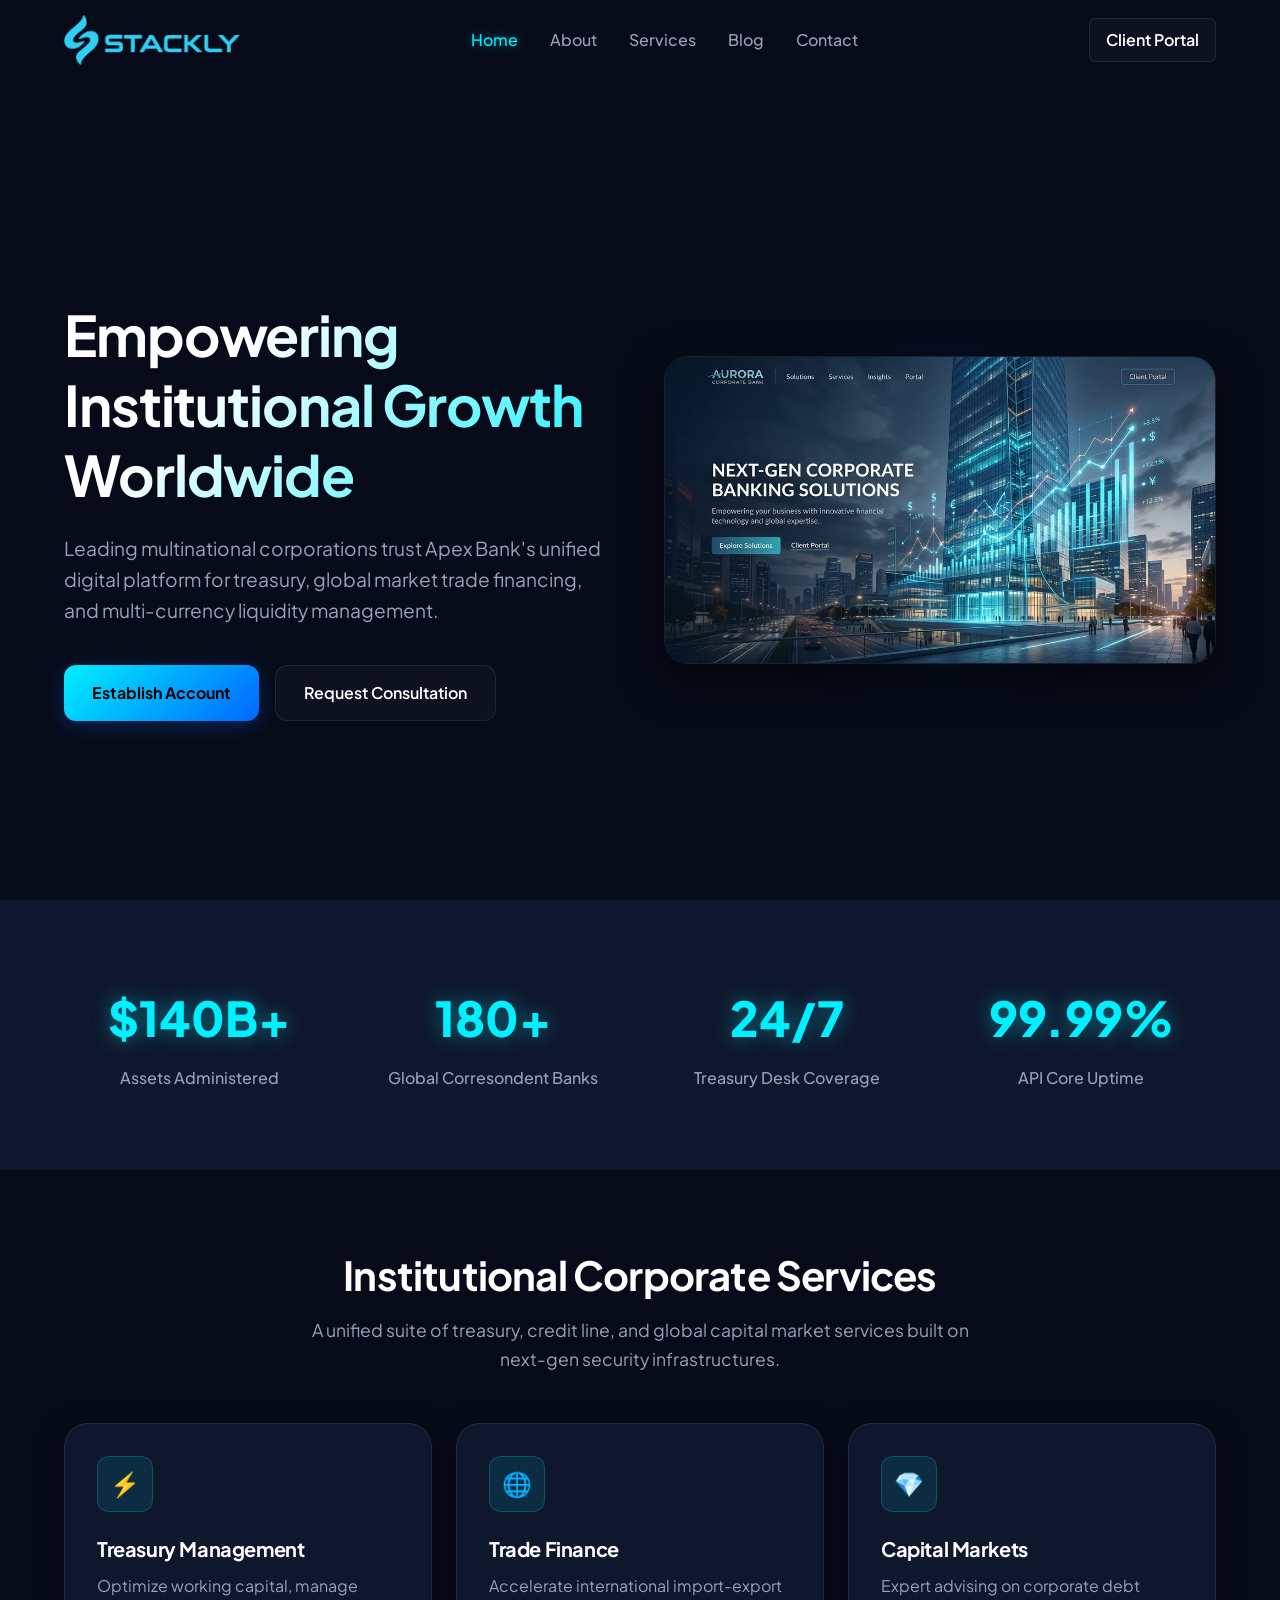
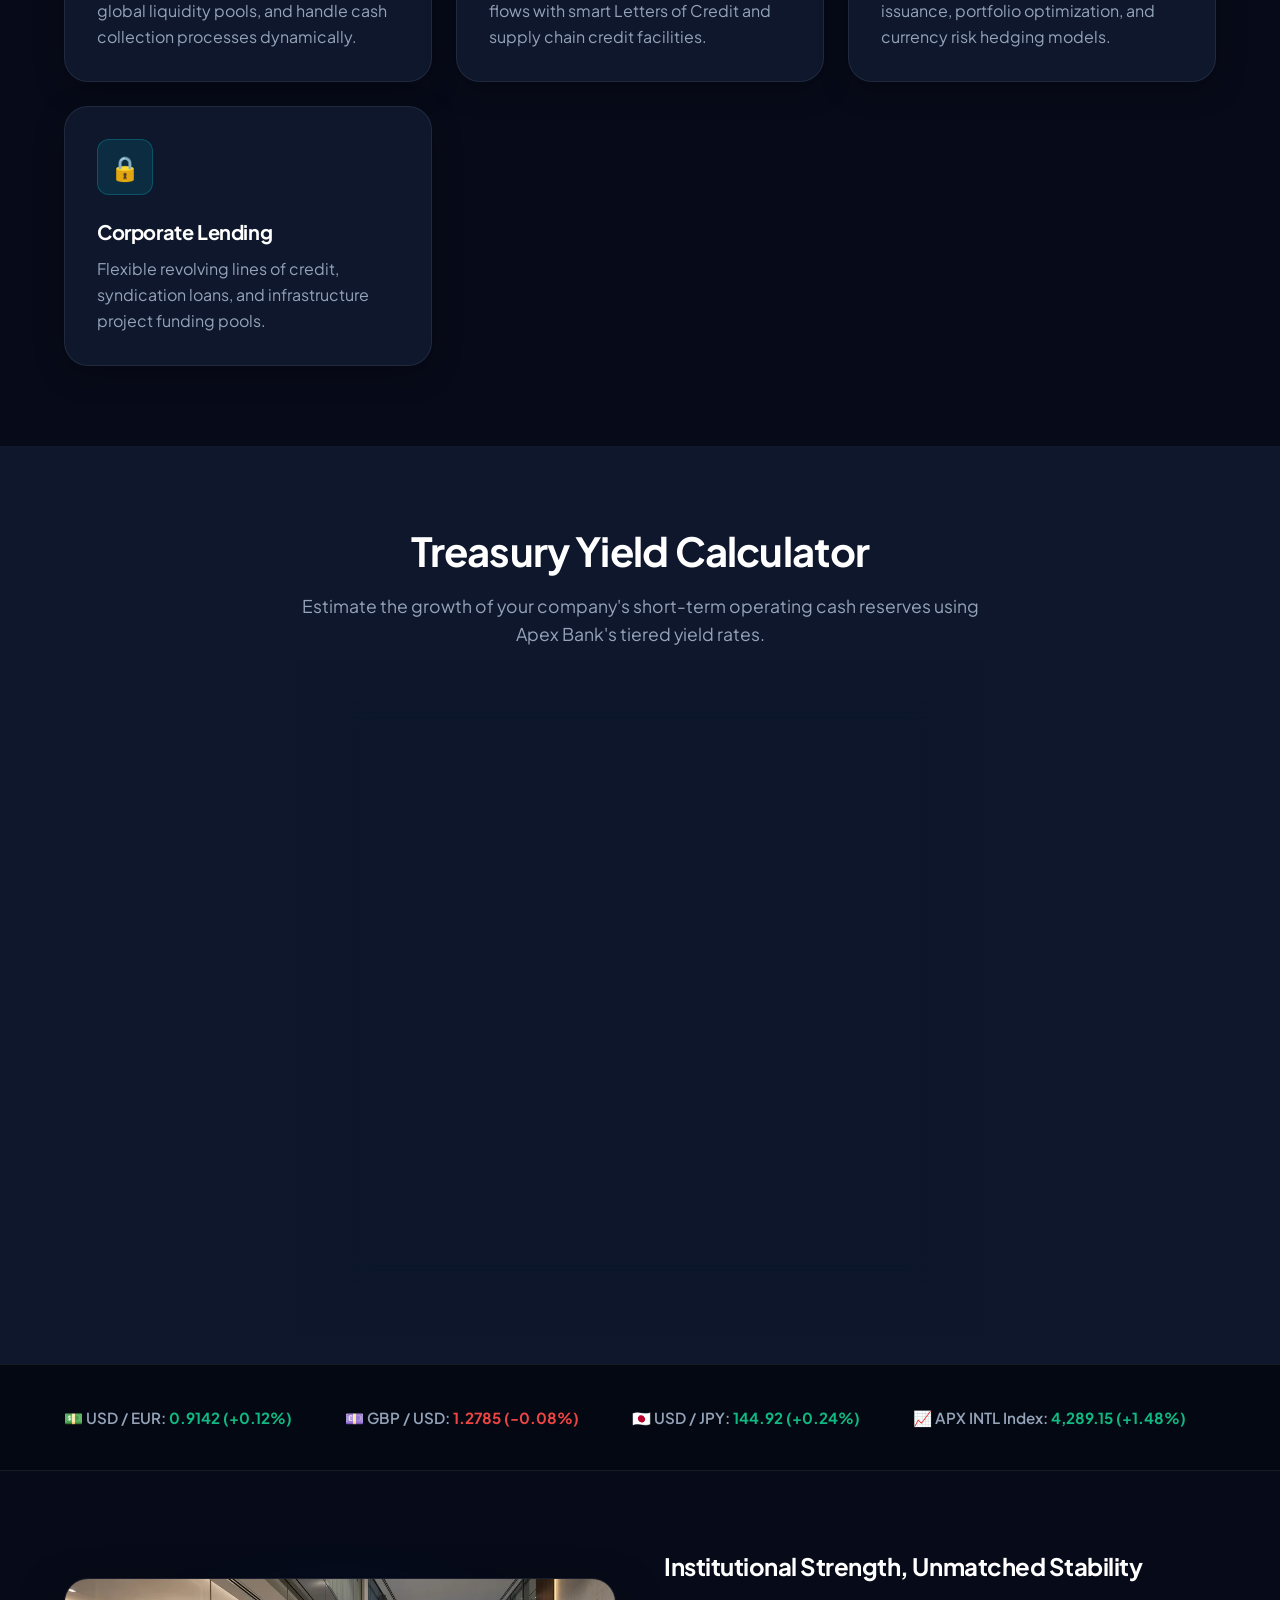
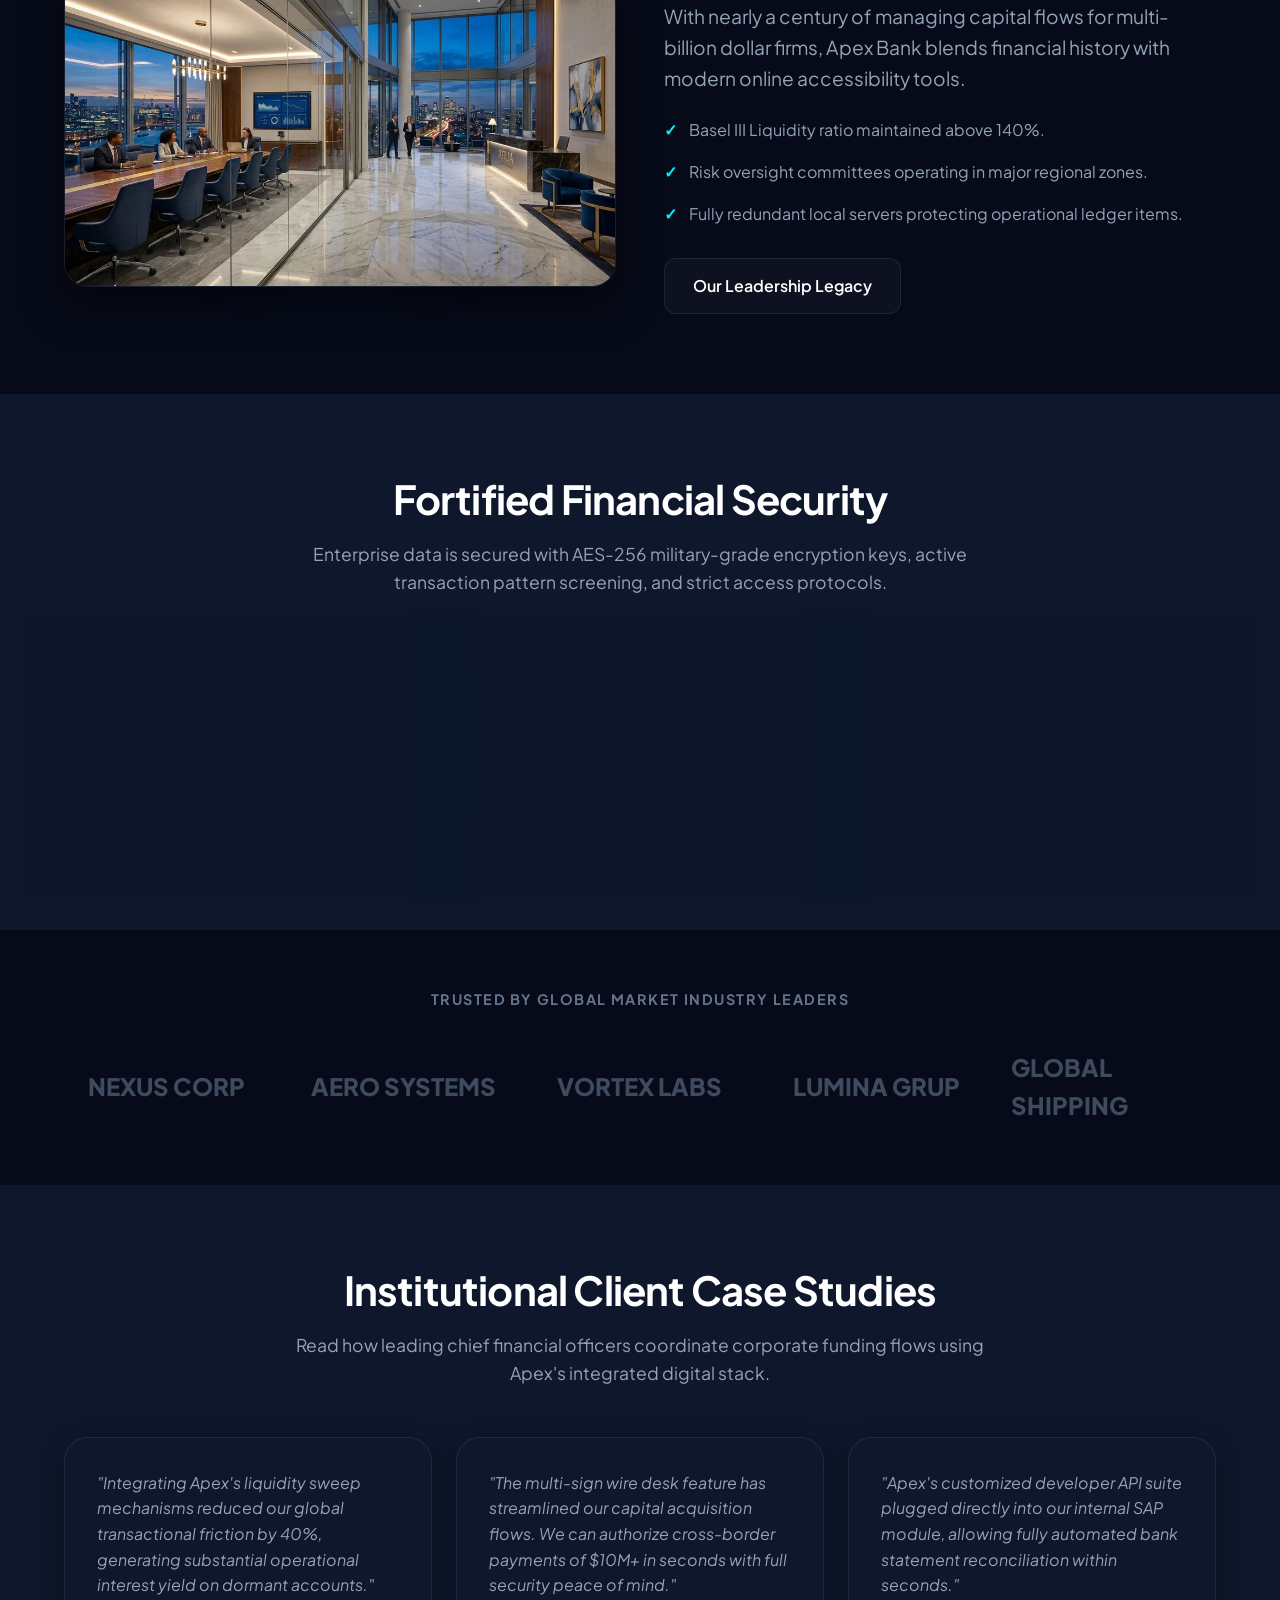
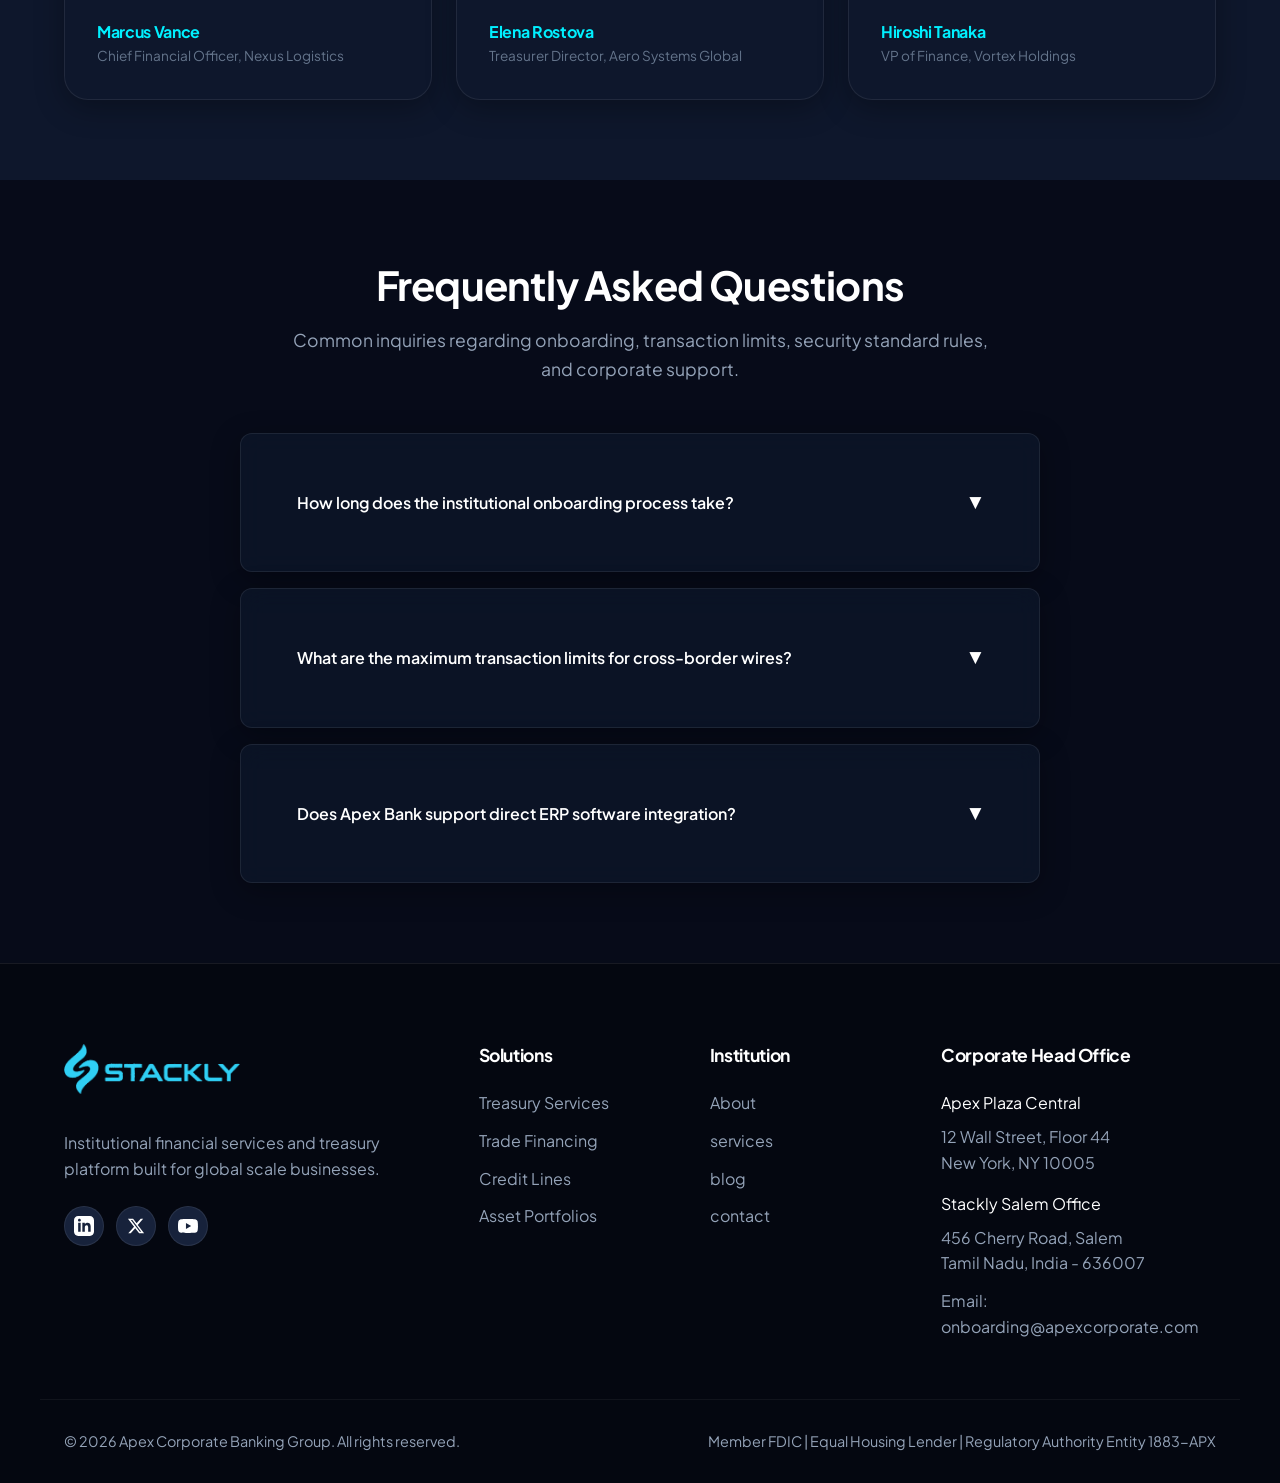
<file: index.html>
<!DOCTYPE html>
<html lang="en">
<head>
  <meta charset="UTF-8">
  <meta name="viewport" content="width=device-width, initial-scale=1.0">
  <title>stackly Corporate Bank | Institutional Financial Solutions</title>
  <meta name="description" content="Experience high-fidelity treasury management, trade finance, and corporate banking solutions designed for multinational corporations.">
  <link rel="stylesheet" href="style.css">
</head>
<body>

  <!-- Preloader Screen -->
  <div id="preloader" class="preloader">
    <div class="preloader-content">
      <img src="assets/logo.webp" alt="Apex Bank Logo" class="preloader-logo">
      <div class="preloader-spinner"></div>
    </div>
  </div>

  <!-- SECTION 1: Header / Sticky Navigation -->
  <header class="header">
    <div class="container nav-wrapper">
      <a href="index.html" class="logo">
        <img src="assets/logo.webp" alt="Apex Bank Logo" class="logo-img">
      </a>
      
      <nav class="nav-links">
        <a href="index.html" class="active">Home</a>
        <a href="about.html">About</a>
        <a href="services.html">Services</a>
        <a href="blog.html">Blog</a>
        <a href="contact.html">Contact</a>
        <a href="login.html" class="mobile-client-portal">Client Portal</a>
      </nav>

      <div class="nav-actions">
        <a href="login.html" class="btn btn-secondary" style="padding: 8px 16px; border-radius: var(--radius-sm);">Client Portal</a>
        <div class="menu-toggle" id="mobile-toggle">
          <span></span>
          <span></span>
          <span></span>
        </div>
      </div>
    </div>
  </header>

  <!-- SECTION 2: Hero Showcase -->
  <section class="hero" id="home-hero">
    <div class="container hero-grid">
      <div class="hero-content">
        <h1 class="gradient-text">Empowering Institutional Growth Worldwide</h1>
        <p>Leading multinational corporations trust Apex Bank's unified digital platform for treasury, global market trade financing, and multi-currency liquidity management.</p>
        <div class="hero-actions">
          <a href="404.html" class="btn btn-primary">Establish Account</a>
          <a href="404.html" class="btn btn-secondary">Request Consultation</a>
        </div>
      </div>
      <div class="hero-image-wrapper">
        <img src="assets/images/hero_banking.webp" alt="Futuristic banking interface and skyscrapers" width="600" height="337">
      </div>
    </div>
  </section>

  <!-- SECTION 3: Financial Analytics Stats -->
  <section class="section section-dark" id="home-stats">
    <div class="container">
      <div class="stats-grid">
        <div class="stat-card">
          <div class="stat-number">$140B+</div>
          <div class="stat-label">Assets Administered</div>
        </div>
        <div class="stat-card">
          <div class="stat-number">180+</div>
          <div class="stat-label">Global Corresondent Banks</div>
        </div>
        <div class="stat-card">
          <div class="stat-number">24/7</div>
          <div class="stat-label">Treasury Desk Coverage</div>
        </div>
        <div class="stat-card">
          <div class="stat-number">99.99%</div>
          <div class="stat-label">API Core Uptime</div>
        </div>
      </div>
    </div>
  </section>

  <!-- SECTION 4: Core Corporate Banking Solutions -->
  <section class="section" id="home-services">
    <div class="container">
      <div class="section-header">
        <h2>Institutional Corporate Services</h2>
        <p>A unified suite of treasury, credit line, and global capital market services built on next-gen security infrastructures.</p>
      </div>
      <div class="services-grid">
        <div class="card service-card">
          <div class="service-card-icon">⚡</div>
          <h3>Treasury Management</h3>
          <p>Optimize working capital, manage global liquidity pools, and handle cash collection processes dynamically.</p>
        </div>
        <div class="card service-card">
          <div class="service-card-icon">🌐</div>
          <h3>Trade Finance</h3>
          <p>Accelerate international import-export flows with smart Letters of Credit and supply chain credit facilities.</p>
        </div>
        <div class="card service-card">
          <div class="service-card-icon">💎</div>
          <h3>Capital Markets</h3>
          <p>Expert advising on corporate debt issuance, portfolio optimization, and currency risk hedging models.</p>
        </div>
        <div class="card service-card">
          <div class="service-card-icon">🔒</div>
          <h3>Corporate Lending</h3>
          <p>Flexible revolving lines of credit, syndication loans, and infrastructure project funding pools.</p>
        </div>
      </div>
    </div>
  </section>

  <!-- SECTION 5: Savings Yield Calculator Widget -->
  <section class="section section-dark" id="home-calc">
    <div class="container">
      <div class="section-header">
        <h2>Treasury Yield Calculator</h2>
        <p>Estimate the growth of your company's short-term operating cash reserves using Apex Bank's tiered yield rates.</p>
      </div>
      <div class="card calc-card glass">
        <div class="calc-group">
          <label for="calc-amount">Investment Amount (USD)</label>
          <input type="range" id="calc-amount" class="calc-slider" min="100000" max="10000000" step="50000" value="1000000">
          <div class="calc-input-row">
            <span class="calc-val-box" id="val-amount">$1,000,000</span>
            <span style="font-size:0.85rem; color:var(--text-muted)">Min: $100k / Max: $10M</span>
          </div>
        </div>
        
        <div class="calc-group">
          <label for="calc-term">Holding Duration</label>
          <input type="range" id="calc-term" class="calc-slider" min="3" max="36" step="3" value="12">
          <div class="calc-input-row">
            <span class="calc-val-box" id="val-term">12 Months</span>
            <span style="font-size:0.85rem; color:var(--text-muted)">Min: 3m / Max: 36m</span>
          </div>
        </div>

        <div class="calc-results">
          <div>
            <div class="calc-res-title">Tiered Interest Rate</div>
            <div class="calc-res-value" id="res-rate">4.10%</div>
          </div>
          <div>
            <div class="calc-res-title">Estimated Earnings</div>
            <div class="calc-res-value" id="res-interest">$41,000.00</div>
          </div>
          <div style="grid-column: span 2; border-top: 1px solid var(--glass-border); padding-top: 16px; margin-top: 16px;">
            <div class="calc-res-title">Total Portfolio Valuation</div>
            <div class="calc-res-value" id="res-total" style="color:var(--primary); font-size:1.8rem;">$1,041,000.00</div>
          </div>
        </div>
      </div>
    </div>
  </section>

  <!-- SECTION 6: Stock & Forex Live Ticker -->
  <section class="section" id="home-ticker" style="padding: 40px 0; background-color: #040813; border-top: 1px solid var(--glass-border); border-bottom: 1px solid var(--glass-border);">
    <div class="container" style="overflow: hidden; white-space: nowrap; position: relative;">
      <div style="display: inline-block; animation: scroll-ticker 30s linear infinite; font-weight: 600; font-size: 0.95rem; color: var(--text-secondary);">
        <span style="margin-right: 50px;">💵 USD / EUR: <strong style="color: var(--accent);">0.9142 (+0.12%)</strong></span>
        <span style="margin-right: 50px;">💷 GBP / USD: <strong style="color: var(--accent-red);">1.2785 (-0.08%)</strong></span>
        <span style="margin-right: 50px;">🇯🇵 USD / JPY: <strong style="color: var(--accent);">144.92 (+0.24%)</strong></span>
        <span style="margin-right: 50px;">📈 APX INTL Index: <strong style="color: var(--accent);">4,289.15 (+1.48%)</strong></span>
        <span style="margin-right: 50px;">🥇 Gold (Oz): <strong style="color: var(--accent-red);">$2,024.50 (-0.35%)</strong></span>
        <span style="margin-right: 50px;">🛢️ Brent Crude: <strong style="color: var(--accent);">$82.14 (+1.04%)</strong></span>
        <span style="margin-right: 50px;">💵 USD / EUR: <strong style="color: var(--accent);">0.9142 (+0.12%)</strong></span>
        <span style="margin-right: 50px;">💷 GBP / USD: <strong style="color: var(--accent-red);">1.2785 (-0.08%)</strong></span>
      </div>
    </div>
  </section>
  <style>
    @keyframes scroll-ticker {
      0% { transform: translate3d(0, 0, 0); }
      100% { transform: translate3d(-50%, 0, 0); }
    }
  </style>

  <!-- SECTION 7: Institutional Strength & Stability -->
  <section class="section" id="home-about">
    <div class="container hero-grid">
      <div class="hero-image-wrapper">
        <img src="assets/images/office_hq.webp" alt="Corporate Headquarters lobby" width="600" height="337" style="transform: scaleX(-1);">
      </div>
      <div class="hero-content">
        <h2>Institutional Strength, Unmatched Stability</h2>
        <p style="margin-bottom: 24px; margin-top: 20px; color: var(--text-secondary);">With nearly a century of managing capital flows for multi-billion dollar firms, Apex Bank blends financial history with modern online accessibility tools.</p>
        <ul style="list-style: none; display: flex; flex-direction: column; gap: 16px; margin-bottom: 32px;">
          <li style="display:flex; align-items:center; gap:12px; color:var(--text-secondary);"><span style="color:var(--primary); font-weight:800;">✓</span> Basel III Liquidity ratio maintained above 140%.</li>
          <li style="display:flex; align-items:center; gap:12px; color:var(--text-secondary);"><span style="color:var(--primary); font-weight:800;">✓</span> Risk oversight committees operating in major regional zones.</li>
          <li style="display:flex; align-items:center; gap:12px; color:var(--text-secondary);"><span style="color:var(--primary); font-weight:800;">✓</span> Fully redundant local servers protecting operational ledger items.</li>
        </ul>
        <a href="404.html" class="btn btn-secondary">Our Leadership Legacy</a>
      </div>
    </div>
  </section>

  <!-- SECTION 8: Security & Compliance -->
  <section class="section section-dark" id="home-security">
    <div class="container">
      <div class="section-header">
        <h2>Fortified Financial Security</h2>
        <p>Enterprise data is secured with AES-256 military-grade encryption keys, active transaction pattern screening, and strict access protocols.</p>
      </div>
      <div class="services-grid" style="grid-template-columns: repeat(auto-fit, minmax(320px, 1fr));">
        <div class="card glass">
          <h3 style="margin-bottom: 12px; display:flex; align-items:center; gap:8px;"><span style="color:var(--primary)">🔒</span> Multi-Factor Core Verification</h3>
          <p style="color:var(--text-secondary)">Safeguard access tokens with hardware cryptographic keys, biometric logins, and multi-sign approval loops for wire transfers.</p>
        </div>
        <div class="card glass">
          <h3 style="margin-bottom: 12px; display:flex; align-items:center; gap:8px;"><span style="color:var(--primary)">🤖</span> AI-Powered Fraud Defense</h3>
          <p style="color:var(--text-secondary)">Dynamic machine learning analysis guards corporate account flows, isolating suspicious transaction activity triggers instantly.</p>
        </div>
        <div class="card glass">
          <h3 style="margin-bottom: 12px; display:flex; align-items:center; gap:8px;"><span style="color:var(--primary)">📊</span> Compliance & Auditing Control</h3>
          <p style="color:var(--text-secondary)">Seamless system access tracking, custom role scopes, and comprehensive audit files matching global reporting standard frameworks.</p>
        </div>
      </div>
    </div>
  </section>

  <!-- SECTION 9: Global Corporate Partners -->
  <section class="section" id="home-partners" style="padding: 60px 0;">
    <div class="container">
      <h3 style="text-align: center; color: var(--text-muted); font-size: 0.9rem; letter-spacing: 0.1em; text-transform: uppercase; margin-bottom: 40px;">Trusted by Global Market Industry Leaders</h3>
      <div class="partner-grid">
        <div class="partner-logo">NEXUS CORP</div>
        <div class="partner-logo">AERO SYSTEMS</div>
        <div class="partner-logo">VORTEX LABS</div>
        <div class="partner-logo">LUMINA GRUP</div>
        <div class="partner-logo">GLOBAL SHIPPING</div>
      </div>
    </div>
  </section>

  <!-- SECTION 10: Client Testimonials -->
  <section class="section section-dark" id="home-testimonials">
    <div class="container">
      <div class="section-header">
        <h2>Institutional Client Case Studies</h2>
        <p>Read how leading chief financial officers coordinate corporate funding flows using Apex's integrated digital stack.</p>
      </div>
      <div class="services-grid">
        <div class="card">
          <p style="font-style: italic; color:var(--text-secondary); margin-bottom: 24px;">"Integrating Apex's liquidity sweep mechanisms reduced our global transactional friction by 40%, generating substantial operational interest yield on dormant accounts."</p>
          <h4 style="color: var(--primary);">Marcus Vance</h4>
          <span style="font-size:0.85rem; color:var(--text-muted)">Chief Financial Officer, Nexus Logistics</span>
        </div>
        <div class="card">
          <p style="font-style: italic; color:var(--text-secondary); margin-bottom: 24px;">"The multi-sign wire desk feature has streamlined our capital acquisition flows. We can authorize cross-border payments of $10M+ in seconds with full security peace of mind."</p>
          <h4 style="color: var(--primary);">Elena Rostova</h4>
          <span style="font-size:0.85rem; color:var(--text-muted)">Treasurer Director, Aero Systems Global</span>
        </div>
        <div class="card">
          <p style="font-style: italic; color:var(--text-secondary); margin-bottom: 24px;">"Apex's customized developer API suite plugged directly into our internal SAP module, allowing fully automated bank statement reconciliation within seconds."</p>
          <h4 style="color: var(--primary);">Hiroshi Tanaka</h4>
          <span style="font-size:0.85rem; color:var(--text-muted)">VP of Finance, Vortex Holdings</span>
        </div>
      </div>
    </div>
  </section>

  <!-- SECTION 11: Corporate FAQ Accordion -->
  <section class="section" id="home-faq">
    <div class="container">
      <div class="section-header">
        <h2>Frequently Asked Questions</h2>
        <p>Common inquiries regarding onboarding, transaction limits, security standard rules, and corporate support.</p>
      </div>
      <div class="faq-list">
        <div class="faq-item card glass">
          <div class="faq-question">
            <span>How long does the institutional onboarding process take?</span>
            <span class="faq-icon">▼</span>
          </div>
          <div class="faq-answer">
            <p>Our standard corporate onboarding cycle takes 2-4 business days. This includes entity checks, regulatory compliance review, and sandbox access to setup payment API links.</p>
          </div>
        </div>
        
        <div class="faq-item card glass">
          <div class="faq-question">
            <span>What are the maximum transaction limits for cross-border wires?</span>
            <span class="faq-icon">▼</span>
          </div>
          <div class="faq-answer">
            <p>Apex Corporate accounts do not carry rigid transactional ceilings. Transactions exceeding $15,000,000 USD only require primary compliance approval desk verification through the Client Portal dashboard.</p>
          </div>
        </div>

        <div class="faq-item card glass">
          <div class="faq-question">
            <span>Does Apex Bank support direct ERP software integration?</span>
            <span class="faq-icon">▼</span>
          </div>
          <div class="faq-answer">
            <p>Yes. We offer pre-built developer webhook frameworks and REST APIs supporting SAP, Oracle NetSuite, Microsoft Dynamics, and custom software systems.</p>
          </div>
        </div>
      </div>
    </div>
  </section>

  <!-- SECTION 12: Detailed Footer -->
  <footer class="footer">
    <div class="container footer-grid">
      <div class="footer-col">
        <a href="index.html" class="logo" style="margin-bottom: 20px; display: inline-flex;">
          <img src="assets/logo.webp" alt="Apex Bank Logo" class="logo-img">
        </a>
        <p class="footer-desc">Institutional financial services and treasury platform built for global scale businesses.</p>
        <div class="social-links">
          <a href="404.html" class="social-icon" aria-label="LinkedIn">
            <svg xmlns="http://www.w3.org/2000/svg" viewBox="0 0 24 24" fill="currentColor" width="20" height="20" style="display:block;">
              <path d="M19 0h-14c-2.761 0-5 2.239-5 5v14c0 2.761 2.239 5 5 5h14c2.762 0 5-2.239 5-5v-14c0-2.761-2.238-5-5-5zm-11 19h-3v-11h3v11zm-1.5-12.268c-.966 0-1.75-.779-1.75-1.75s.784-1.75 1.75-1.75 1.75.779 1.75 1.75-.784 1.75-1.75 1.75zm13.5 12.268h-3v-5.604c0-3.368-4-3.113-4 0v5.604h-3v-11h3v1.765c1.396-2.586 7-2.777 7 2.476v6.759z"/>
            </svg>
          </a>
          <a href="404.html" class="social-icon" aria-label="Twitter">
            <svg xmlns="http://www.w3.org/2000/svg" viewBox="0 0 24 24" fill="currentColor" width="18" height="18" style="display:block;">
              <path d="M18.244 2.25h3.308l-7.227 8.26 8.502 11.24H16.17l-5.214-6.817L4.99 21.75H1.68l7.73-8.835L1.254 2.25H8.08l4.713 6.231zm-1.161 17.52h1.833L7.084 4.126H5.117z"/>
            </svg>
          </a>
          <a href="404.html" class="social-icon" aria-label="YouTube">
            <svg xmlns="http://www.w3.org/2000/svg" viewBox="0 0 24 24" fill="currentColor" width="20" height="20" style="display:block;">
              <path d="M23.498 6.163a3.003 3.003 0 0 0-2.11-2.11C19.518 3.545 12 3.545 12 3.545s-7.518 0-9.388.507a3.003 3.003 0 0 0-2.11 2.11C0 8.033 0 12 0 12s0 3.967.502 5.837a3.003 3.003 0 0 0 2.11 2.11c1.87.507 9.388.507 9.388.507s7.518 0 9.388-.507a3.003 3.003 0 0 0 2.11-2.11C24 15.967 24 12 24 12s0-3.967-.502-5.837zM9.545 15.568V8.432L15.818 12l-6.273 3.568z"/>
            </svg>
          </a>
        </div>
      </div>
      <div class="footer-col">
        <h4>Solutions</h4>
        <ul>
          <li><a href="404.html">Treasury Services</a></li>
          <li><a href="404.html">Trade Financing</a></li>
          <li><a href="404.html">Credit Lines</a></li>
          <li><a href="404.html">Asset Portfolios</a></li>
        </ul>
      </div>
      <div class="footer-col">
        <h4>Institution</h4>
        <ul>
          <li><a href="about.html">About </a></li>
          <li><a href="services.html">services</a></li>
          <li><a href="blog.html">blog</a></li>
          <li><a href="contact.html">contact</a></li>
        </ul>
      </div>
      <div class="footer-col">
        <h4>Corporate Head Office</h4>
        <p style="color:var(--text-primary); margin-bottom: 8px;">Apex Plaza Central</p>
        <p>12 Wall Street, Floor 44<br>New York, NY 10005</p>
        <p style="color:var(--text-primary); margin-top: 16px; margin-bottom: 8px;">Stackly Salem Office</p>
        <p>456 Cherry Road, Salem<br>Tamil Nadu, India - 636007</p>
        <p style="margin-top: 12px;">Email: onboarding@apexcorporate.com</p>
      </div>
    </div>
    <div class="container footer-bottom">
      <p>&copy; 2026 Apex Corporate Banking Group. All rights reserved.</p>
      <p>Member FDIC | Equal Housing Lender | Regulatory Authority Entity 1883-APX</p>
    </div>
  </footer>

  <script src="main.js"></script>
  <!-- Preloader Script -->
  <script>
    window.addEventListener('load', () => {
      setTimeout(() => {
        const preloader = document.getElementById('preloader');
        if (preloader) {
          preloader.classList.add('fade-out');
        }
      }, 1500);
    });
  </script>
</body>
</html>
</file>
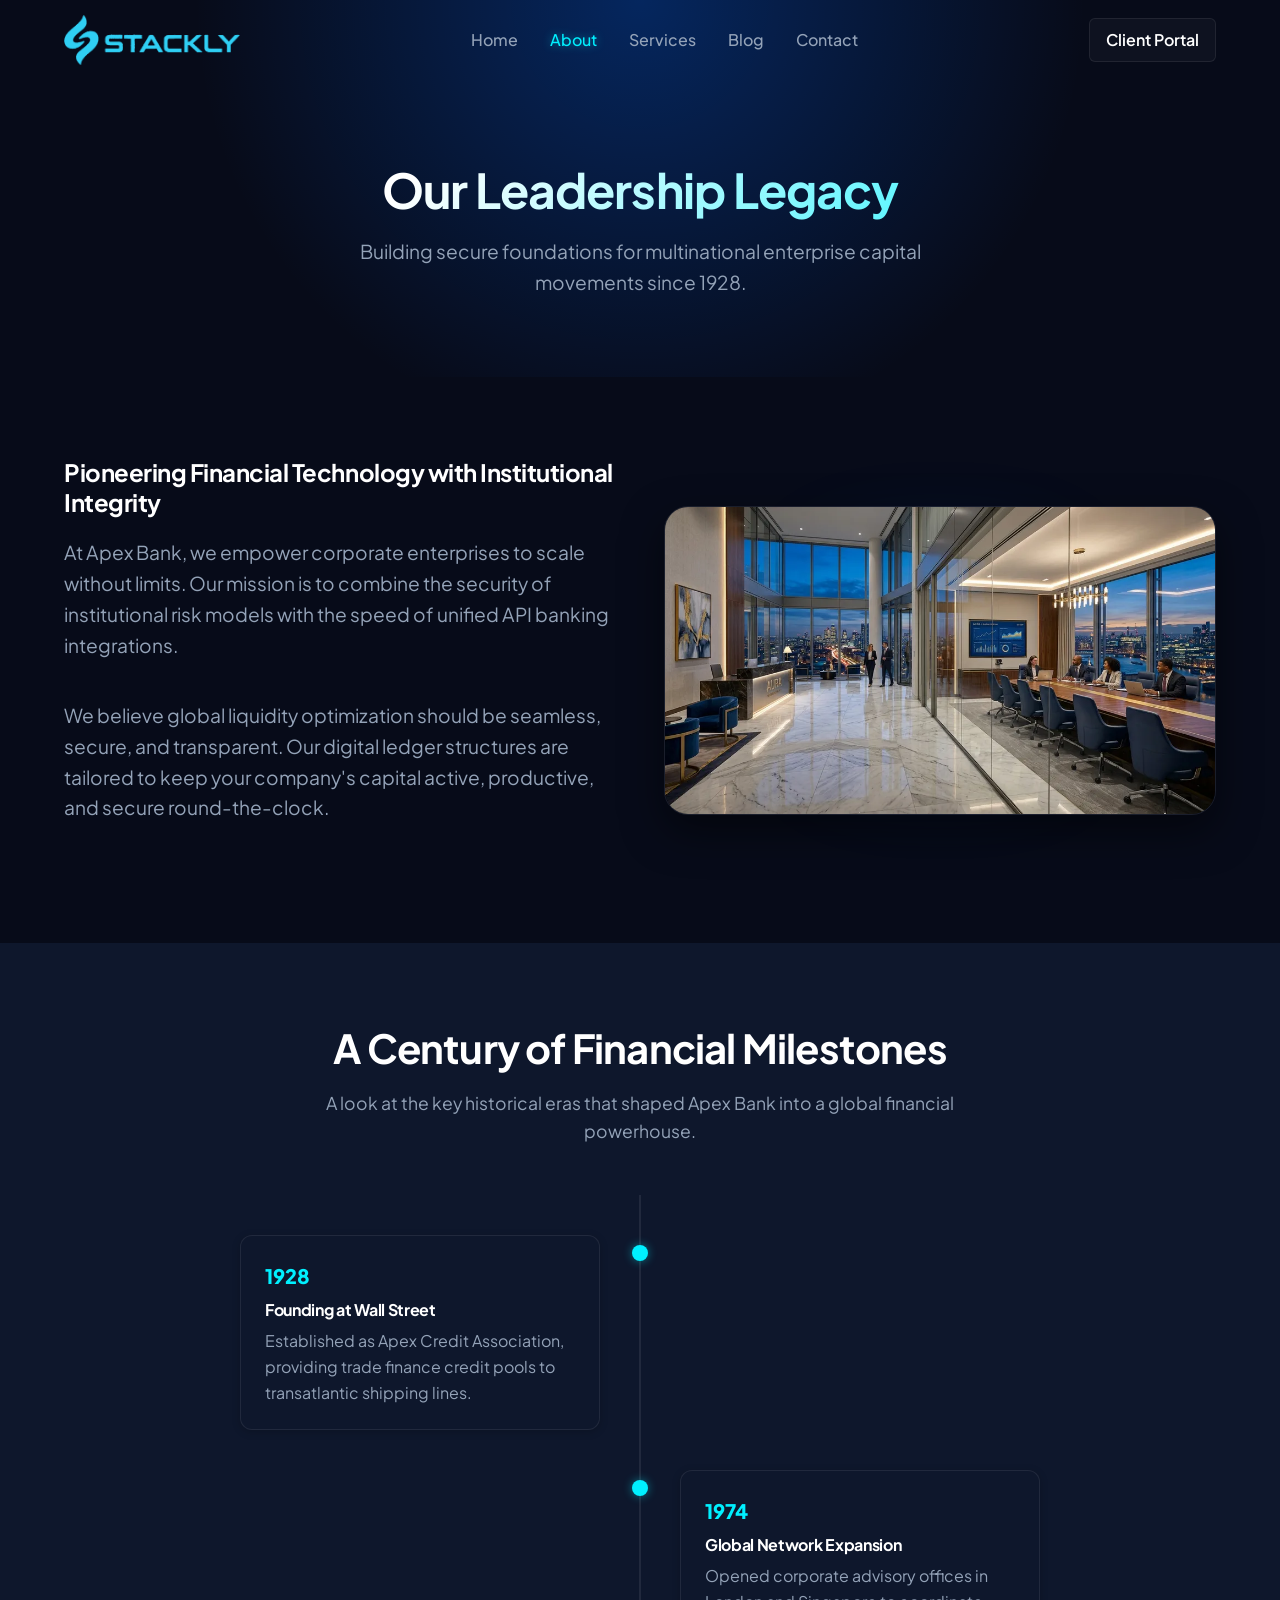
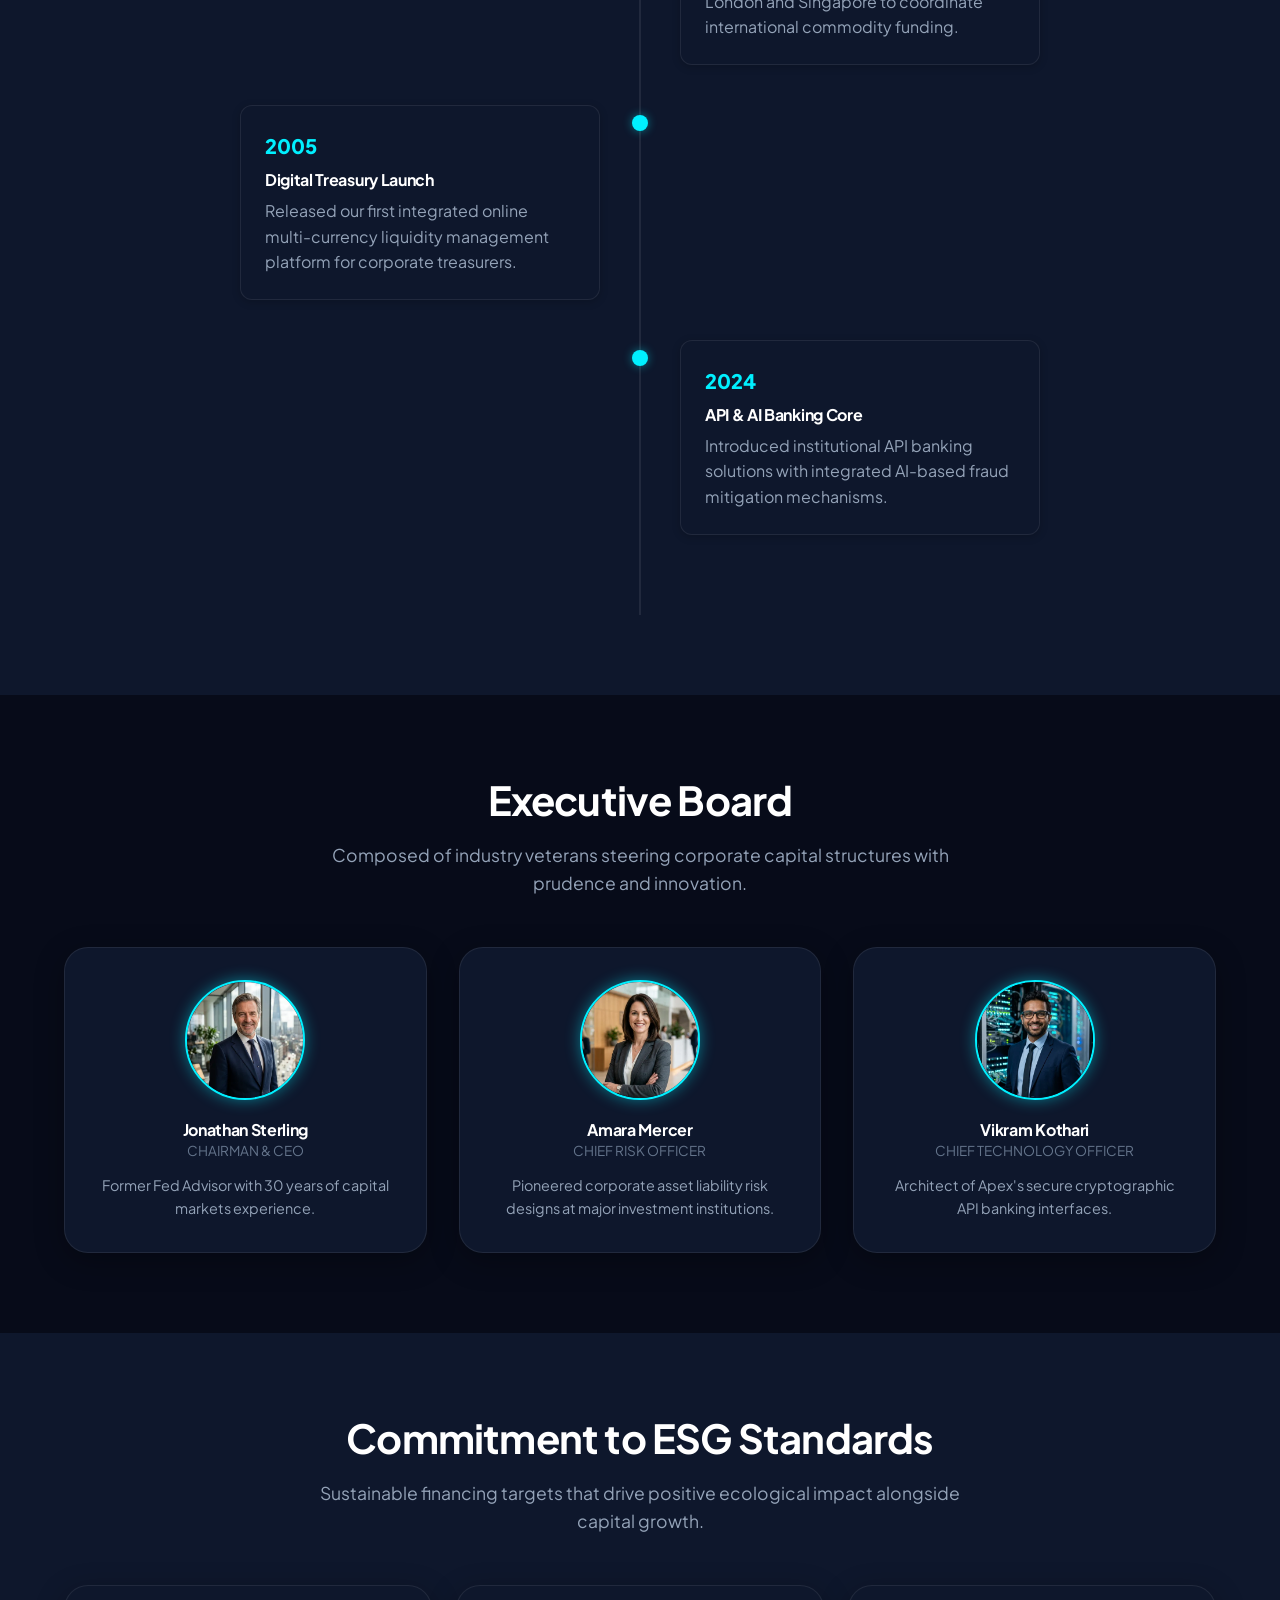
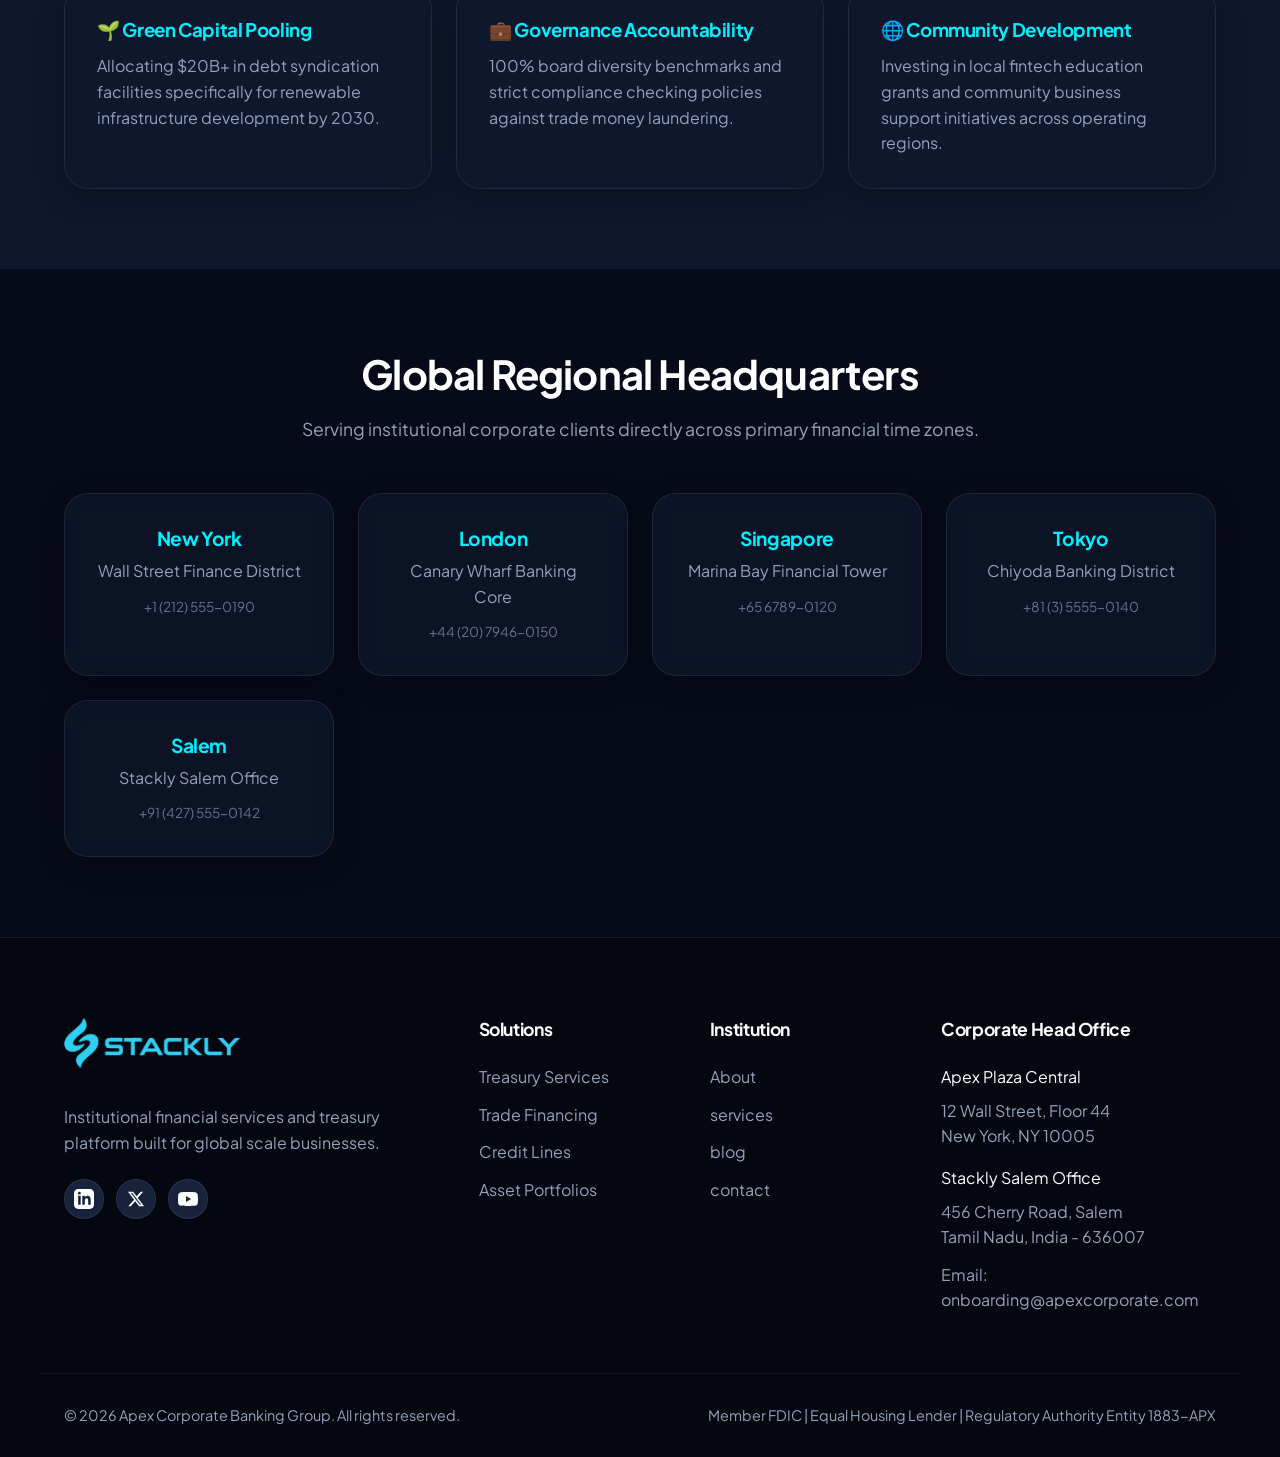
<file: about.html>
<!DOCTYPE html>
<html lang="en">
<head>
  <meta charset="UTF-8">
  <meta name="viewport" content="width=device-width, initial-scale=1.0">
  <title>About Us | stackly Corporate Bank</title>
  <meta name="description" content="Learn about the leadership legacy, corporate values, global presence, and ESG initiatives of Apex Corporate Bank.">
  <link rel="stylesheet" href="style.css">
</head>
<body>

  <!-- Preloader Screen -->
  <div id="preloader" class="preloader">
    <div class="preloader-content">
      <img src="assets/logo.webp" alt="Apex Bank Logo" class="preloader-logo">
      <div class="preloader-spinner"></div>
    </div>
  </div>

  <!-- SECTION 1: Sticky Navigation -->
  <header class="header">
    <div class="container nav-wrapper">
      <a href="index.html" class="logo">
        <img src="assets/logo.webp" alt="Apex Bank Logo" class="logo-img">
      </a>
      
      <nav class="nav-links">
        <a href="index.html">Home</a>
        <a href="about.html" class="active">About</a>
        <a href="services.html">Services</a>
        <a href="blog.html">Blog</a>
        <a href="contact.html">Contact</a>
        <a href="login.html" class="mobile-client-portal">Client Portal</a>
      </nav>

      <div class="nav-actions">
        <a href="login.html" class="btn btn-secondary" style="padding: 8px 16px; border-radius: var(--radius-sm);">Client Portal</a>
        <div class="menu-toggle" id="mobile-toggle">
          <span></span>
          <span></span>
          <span></span>
        </div>
      </div>
    </div>
  </header>

  <!-- SECTION 2: Subpage Hero -->
  <section class="subpage-hero">
    <div class="container">
      <h1 class="gradient-text">Our Leadership Legacy</h1>
      <p>Building secure foundations for multinational enterprise capital movements since 1928.</p>
    </div>
  </section>

  <!-- SECTION 3: Mission & Vision -->
  <section class="section" id="about-mission">
    <div class="container hero-grid">
      <div class="hero-content">
        <h2>Pioneering Financial Technology with Institutional Integrity</h2>
        <p style="margin-top: 20px; color:var(--text-secondary)">At Apex Bank, we empower corporate enterprises to scale without limits. Our mission is to combine the security of institutional risk models with the speed of unified API banking integrations.</p>
        <p style="margin-top: 16px; color:var(--text-secondary)">We believe global liquidity optimization should be seamless, secure, and transparent. Our digital ledger structures are tailored to keep your company's capital active, productive, and secure round-the-clock.</p>
      </div>
      <div class="hero-image-wrapper">
        <img src="assets/images/office_hq.webp" alt="Executive corporate meeting room" width="600" height="337">
      </div>
    </div>
  </section>

  <!-- SECTION 4: Milestones Timeline -->
  <section class="section section-dark" id="about-timeline">
    <div class="container">
      <div class="section-header">
        <h2>A Century of Financial Milestones</h2>
        <p>A look at the key historical eras that shaped Apex Bank into a global financial powerhouse.</p>
      </div>
      <div class="timeline">
        <div class="timeline-item">
          <div class="timeline-dot"></div>
          <div class="timeline-card">
            <div class="timeline-year">1928</div>
            <h4>Founding at Wall Street</h4>
            <p style="color:var(--text-secondary); margin-top:8px;">Established as Apex Credit Association, providing trade finance credit pools to transatlantic shipping lines.</p>
          </div>
        </div>
        
        <div class="timeline-item">
          <div class="timeline-dot"></div>
          <div class="timeline-card">
            <div class="timeline-year">1974</div>
            <h4>Global Network Expansion</h4>
            <p style="color:var(--text-secondary); margin-top:8px;">Opened corporate advisory offices in London and Singapore to coordinate international commodity funding.</p>
          </div>
        </div>

        <div class="timeline-item">
          <div class="timeline-dot"></div>
          <div class="timeline-card">
            <div class="timeline-year">2005</div>
            <h4>Digital Treasury Launch</h4>
            <p style="color:var(--text-secondary); margin-top:8px;">Released our first integrated online multi-currency liquidity management platform for corporate treasurers.</p>
          </div>
        </div>

        <div class="timeline-item">
          <div class="timeline-dot"></div>
          <div class="timeline-card">
            <div class="timeline-year">2024</div>
            <h4>API & AI Banking Core</h4>
            <p style="color:var(--text-secondary); margin-top:8px;">Introduced institutional API banking solutions with integrated AI-based fraud mitigation mechanisms.</p>
          </div>
        </div>
      </div>
    </div>
  </section>

  <!-- SECTION 5: Executive Leadership Team Board -->
  <section class="section" id="about-board">
    <div class="container">
      <div class="section-header">
        <h2>Executive Board</h2>
        <p>Composed of industry veterans steering corporate capital structures with prudence and innovation.</p>
      </div>
      <div class="team-grid">
        <div class="card team-card">
          <img src="assets/images/team_js.webp" alt="Jonathan Sterling" class="team-photo">
          <h4 style="margin-top:12px;">Jonathan Sterling</h4>
          <p style="font-size:0.85rem; color:var(--text-muted); text-transform:uppercase;">Chairman & CEO</p>
          <p style="color:var(--text-secondary); font-size:0.9rem; margin-top:12px;">Former Fed Advisor with 30 years of capital markets experience.</p>
        </div>
        <div class="card team-card">
          <img src="assets/images/team_am.webp" alt="Amara Mercer" class="team-photo">
          <h4 style="margin-top:12px;">Amara Mercer</h4>
          <p style="font-size:0.85rem; color:var(--text-muted); text-transform:uppercase;">Chief Risk Officer</p>
          <p style="color:var(--text-secondary); font-size:0.9rem; margin-top:12px;">Pioneered corporate asset liability risk designs at major investment institutions.</p>
        </div>
        <div class="card team-card">
          <img src="assets/images/team_vk.webp" alt="Vikram Kothari" class="team-photo">
          <h4 style="margin-top:12px;">Vikram Kothari</h4>
          <p style="font-size:0.85rem; color:var(--text-muted); text-transform:uppercase;">Chief Technology Officer</p>
          <p style="color:var(--text-secondary); font-size:0.9rem; margin-top:12px;">Architect of Apex's secure cryptographic API banking interfaces.</p>
        </div>
      </div>
    </div>
  </section>

  <!-- SECTION 6: Environmental, Social, and Governance Commitment -->
  <section class="section section-dark" id="about-esg">
    <div class="container">
      <div class="section-header">
        <h2>Commitment to ESG Standards</h2>
        <p>Sustainable financing targets that drive positive ecological impact alongside capital growth.</p>
      </div>
      <div class="services-grid">
        <div class="card">
          <h3 style="margin-bottom:12px; color:var(--primary);">🌱 Green Capital Pooling</h3>
          <p style="color:var(--text-secondary)">Allocating $20B+ in debt syndication facilities specifically for renewable infrastructure development by 2030.</p>
        </div>
        <div class="card">
          <h3 style="margin-bottom:12px; color:var(--primary);">💼 Governance Accountability</h3>
          <p style="color:var(--text-secondary)">100% board diversity benchmarks and strict compliance checking policies against trade money laundering.</p>
        </div>
        <div class="card">
          <h3 style="margin-bottom:12px; color:var(--primary);">🌐 Community Development</h3>
          <p style="color:var(--text-secondary)">Investing in local fintech education grants and community business support initiatives across operating regions.</p>
        </div>
      </div>
    </div>
  </section>

  <!-- SECTION 7: Global Office Locations -->
  <section class="section" id="about-presence">
    <div class="container">
      <div class="section-header">
        <h2>Global Regional Headquarters</h2>
        <p>Serving institutional corporate clients directly across primary financial time zones.</p>
      </div>
      <div class="services-grid" style="grid-template-columns: repeat(auto-fit, minmax(220px, 1fr));">
        <div class="card glass" style="text-align:center;">
          <h4 style="color:var(--primary); font-size:1.2rem; margin-bottom:8px;">New York</h4>
          <p style="color:var(--text-secondary)">Wall Street Finance District</p>
          <p style="font-size:0.85rem; color:var(--text-muted); margin-top:12px;">+1 (212) 555-0190</p>
        </div>
        <div class="card glass" style="text-align:center;">
          <h4 style="color:var(--primary); font-size:1.2rem; margin-bottom:8px;">London</h4>
          <p style="color:var(--text-secondary)">Canary Wharf Banking Core</p>
          <p style="font-size:0.85rem; color:var(--text-muted); margin-top:12px;">+44 (20) 7946-0150</p>
        </div>
        <div class="card glass" style="text-align:center;">
          <h4 style="color:var(--primary); font-size:1.2rem; margin-bottom:8px;">Singapore</h4>
          <p style="color:var(--text-secondary)">Marina Bay Financial Tower</p>
          <p style="font-size:0.85rem; color:var(--text-muted); margin-top:12px;">+65 6789-0120</p>
        </div>
        <div class="card glass" style="text-align:center;">
          <h4 style="color:var(--primary); font-size:1.2rem; margin-bottom:8px;">Tokyo</h4>
          <p style="color:var(--text-secondary)">Chiyoda Banking District</p>
          <p style="font-size:0.85rem; color:var(--text-muted); margin-top:12px;">+81 (3) 5555-0140</p>
        </div>
        <div class="card glass" style="text-align:center;">
          <h4 style="color:var(--primary); font-size:1.2rem; margin-bottom:8px;">Salem</h4>
          <p style="color:var(--text-secondary)">Stackly Salem Office</p>
          <p style="font-size:0.85rem; color:var(--text-muted); margin-top:12px;">+91 (427) 555-0142</p>
        </div>
      </div>
    </div>
  </section>

  <!-- SECTION 8: Global Footer -->
  <footer class="footer">
    <div class="container footer-grid">
      <div class="footer-col">
        <a href="index.html" class="logo" style="margin-bottom: 20px; display: inline-flex;">
          <img src="assets/logo.webp" alt="Apex Bank Logo" class="logo-img">
        </a>
        <p class="footer-desc">Institutional financial services and treasury platform built for global scale businesses.</p>
        <div class="social-links">
          <a href="404.html" class="social-icon" aria-label="LinkedIn">
            <svg xmlns="http://www.w3.org/2000/svg" viewBox="0 0 24 24" fill="currentColor" width="20" height="20" style="display:block;">
              <path d="M19 0h-14c-2.761 0-5 2.239-5 5v14c0 2.761 2.239 5 5 5h14c2.762 0 5-2.239 5-5v-14c0-2.761-2.238-5-5-5zm-11 19h-3v-11h3v11zm-1.5-12.268c-.966 0-1.75-.779-1.75-1.75s.784-1.75 1.75-1.75 1.75.779 1.75 1.75-.784 1.75-1.75 1.75zm13.5 12.268h-3v-5.604c0-3.368-4-3.113-4 0v5.604h-3v-11h3v1.765c1.396-2.586 7-2.777 7 2.476v6.759z"/>
            </svg>
          </a>
          <a href="404.html" class="social-icon" aria-label="Twitter">
            <svg xmlns="http://www.w3.org/2000/svg" viewBox="0 0 24 24" fill="currentColor" width="18" height="18" style="display:block;">
              <path d="M18.244 2.25h3.308l-7.227 8.26 8.502 11.24H16.17l-5.214-6.817L4.99 21.75H1.68l7.73-8.835L1.254 2.25H8.08l4.713 6.231zm-1.161 17.52h1.833L7.084 4.126H5.117z"/>
            </svg>
          </a>
          <a href="404.html" class="social-icon" aria-label="YouTube">
            <svg xmlns="http://www.w3.org/2000/svg" viewBox="0 0 24 24" fill="currentColor" width="20" height="20" style="display:block;">
              <path d="M23.498 6.163a3.003 3.003 0 0 0-2.11-2.11C19.518 3.545 12 3.545 12 3.545s-7.518 0-9.388.507a3.003 3.003 0 0 0-2.11 2.11C0 8.033 0 12 0 12s0 3.967.502 5.837a3.003 3.003 0 0 0 2.11 2.11c1.87.507 9.388.507 9.388.507s7.518 0 9.388-.507a3.003 3.003 0 0 0 2.11-2.11C24 15.967 24 12 24 12s0-3.967-.502-5.837zM9.545 15.568V8.432L15.818 12l-6.273 3.568z"/>
            </svg>
          </a>
        </div>
      </div>
      <div class="footer-col">
        <h4>Solutions</h4>
        <ul>
          <li><a href="404.html">Treasury Services</a></li>
          <li><a href="404.html">Trade Financing</a></li>
          <li><a href="404.html">Credit Lines</a></li>
          <li><a href="404.html">Asset Portfolios</a></li>
        </ul>
      </div>
      <div class="footer-col">
        <h4>Institution</h4>
        <ul>
          <li><a href="about.html">About </a></li>
          <li><a href="services.html">services</a></li>
          <li><a href="blog.html">blog</a></li>
          <li><a href="contact.html">contact</a></li>
        </ul>
      </div>
      <div class="footer-col">
        <h4>Corporate Head Office</h4>
        <p style="color:var(--text-primary); margin-bottom: 8px;">Apex Plaza Central</p>
        <p>12 Wall Street, Floor 44<br>New York, NY 10005</p>
        <p style="color:var(--text-primary); margin-top: 16px; margin-bottom: 8px;">Stackly Salem Office</p>
        <p>456 Cherry Road, Salem<br>Tamil Nadu, India - 636007</p>
        <p style="margin-top: 12px;">Email: onboarding@apexcorporate.com</p>
      </div>
    </div>
    <div class="container footer-bottom">
      <p>&copy; 2026 Apex Corporate Banking Group. All rights reserved.</p>
      <p>Member FDIC | Equal Housing Lender | Regulatory Authority Entity 1883-APX</p>
    </div>
  </footer>

  <script src="main.js"></script>
  <!-- Preloader Script -->
  <script>
    window.addEventListener('load', () => {
      setTimeout(() => {
        const preloader = document.getElementById('preloader');
        if (preloader) {
          preloader.classList.add('fade-out');
        }
      }, 1500);
    });
  </script>
</body>
</html>
</file>
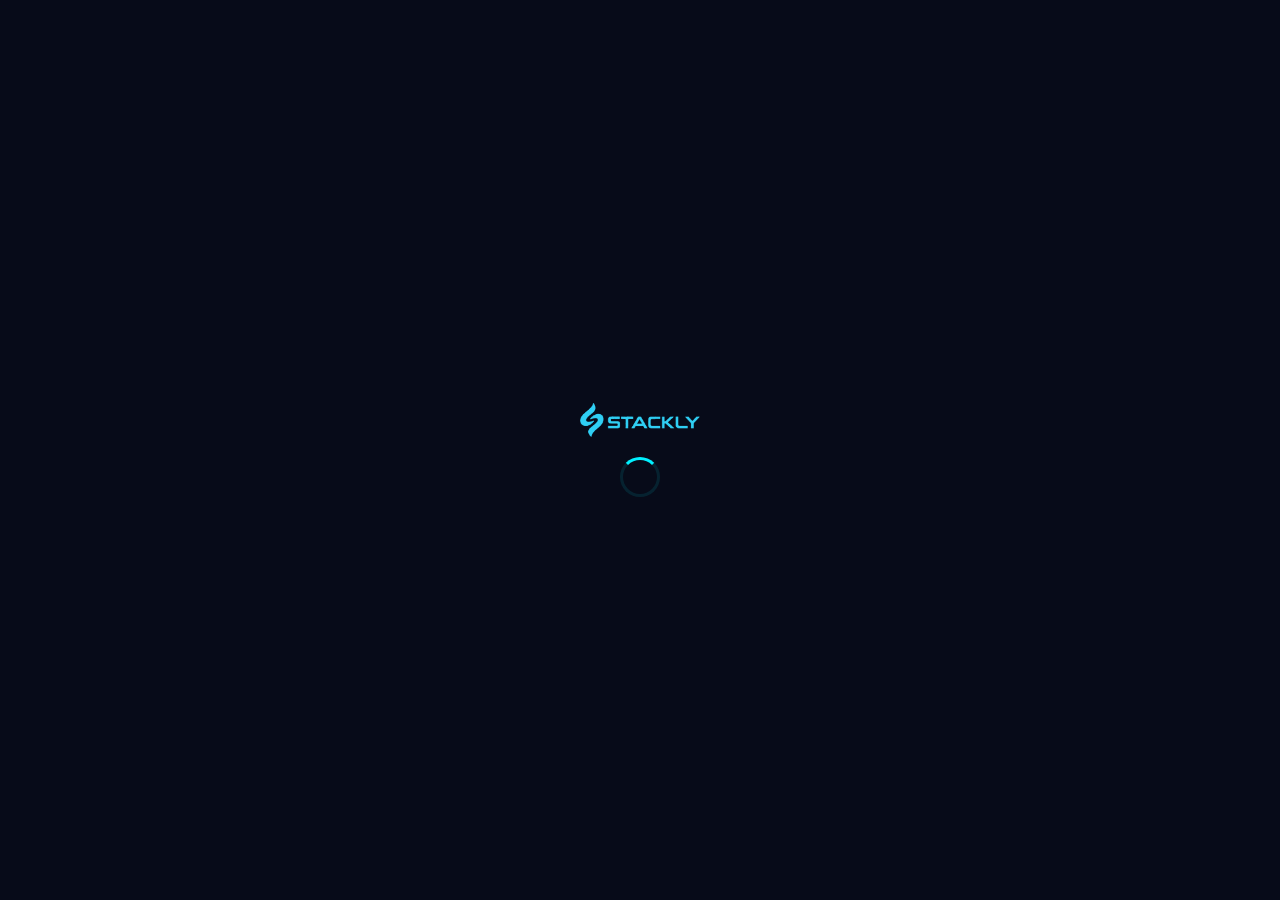
<file: admin-dashboard.html>
<!DOCTYPE html>
<html lang="en">
<head>
  <meta charset="UTF-8">
  <meta name="viewport" content="width=device-width, initial-scale=1.0">
  <title>Admin Portal | Apex Corporate Bank</title>
  <link rel="stylesheet" href="style.css">
  <link rel="stylesheet" href="dashboard.css">
</head>
<body class="dashboard-body">

  <!-- Preloader Screen -->
  <div id="preloader" class="preloader">
    <div class="preloader-content">
      <img src="assets/logo.webp" alt="Apex Bank Logo" class="preloader-logo">
      <div class="preloader-spinner"></div>
    </div>
  </div>

  <div class="dash-wrapper">
    
    <!-- SIDEBAR -->
    <aside class="sidebar">
      <div class="sidebar-brand">
        <a href="admin-dashboard.html" class="logo" style="justify-content: center; width: 100%;">
          <img src="assets/logo.webp" alt="Apex Bank Logo" class="logo-img" style="width: 160px; height: 160px;">
        </a>
      </div>
      
      <ul class="sidebar-menu">
        <li>
          <div class="sidebar-link active" data-section="admin-overview">
            <span class="sidebar-link-icon">📊</span> Overview
          </div>
        </li>
        <li>
          <div class="sidebar-link" data-section="admin-approvals">
            <span class="sidebar-link-icon">⚖️</span> Compliance Desk
          </div>
        </li>
        <li>
          <div class="sidebar-link" data-section="admin-roster">
            <span class="sidebar-link-icon">👥</span> Client Roster
          </div>
        </li>
        <li>
          <div class="sidebar-link" data-section="admin-audits">
            <span class="sidebar-link-icon">📜</span> System Audits
          </div>
        </li>
        <li>
          <div class="sidebar-link" data-section="admin-settings">
            <span class="sidebar-link-icon">⚙️</span> Settings
          </div>
        </li>
      </ul>

      <div class="sidebar-footer">
        <div class="sidebar-link logout-trigger" style="color: var(--accent-red);">
          <span class="sidebar-link-icon">🚪</span> Logout
        </div>
      </div>
    </aside>

    <!-- MAIN CONTENT -->
    <main class="main-content">
      
      <!-- HEADER BAR -->
      <header class="dash-header">
        <div style="display:flex; align-items:center; gap:16px;">
          <div class="dash-menu-toggle">
            <span></span>
            <span></span>
            <span></span>
          </div>
          <div class="dash-title-section">
            <h1 id="dash-heading">Admin Portal</h1>
          </div>
        </div>
        
        <div class="user-profile-section">
          <span class="user-badge">Compliance Admin</span>
          <span class="user-email" style="font-size:0.9rem; color:var(--primary);">admin@apex.com</span>
        </div>
      </header>

      <!-- BODY SECTIONS -->
      <div class="dash-body">
        
        <!-- SECTION 1: OVERVIEW -->
        <div class="dash-section active" id="admin-overview">
          <div class="metrics-grid">
            <div class="metric-card">
              <div class="metric-info">
                <h3>Total Vault Assets</h3>
                <div class="metric-value">$142.89B</div>
                <div class="metric-trend up">▲ 2.4% this quarter</div>
              </div>
              <div class="metric-icon">🏦</div>
            </div>
            
            <div class="metric-card">
              <div class="metric-info">
                <h3>Active Corporate Entities</h3>
                <div class="metric-value">1,489</div>
                <div class="metric-trend up">▲ 18 new this month</div>
              </div>
              <div class="metric-icon">🏢</div>
            </div>

            <div class="metric-card">
              <div class="metric-info">
                <h3>Transactions Pending</h3>
                <div class="metric-value" style="color:var(--accent);">Active</div>
                <div class="metric-trend" style="color:var(--text-secondary);">Compliance checks pending</div>
              </div>
              <div class="metric-icon">📋</div>
            </div>

            <div class="metric-card">
              <div class="metric-info">
                <h3>Core Node Latency</h3>
                <div class="metric-value">14ms</div>
                <div class="metric-trend up" style="color:var(--accent);">✓ Stable Status</div>
              </div>
              <div class="metric-icon">⚡</div>
            </div>
          </div>

          <!-- MOCK CHART PANEL -->
          <div class="chart-card">
            <h2>Monthly Corporate Cash Inflows (USD Billions)</h2>
            <div class="bar-chart">
              <div class="chart-bar-wrapper">
                <div class="chart-bar" style="height: 120px;"><span class="chart-bar-val">$12B</span></div>
                <span class="chart-bar-label">May</span>
              </div>
              <div class="chart-bar-wrapper">
                <div class="chart-bar" style="height: 140px;"><span class="chart-bar-val">$14B</span></div>
                <span class="chart-bar-label">Jun</span>
              </div>
              <div class="chart-bar-wrapper">
                <div class="chart-bar" style="height: 110px;"><span class="chart-bar-val">$11B</span></div>
                <span class="chart-bar-label">Jul</span>
              </div>
              <div class="chart-bar-wrapper">
                <div class="chart-bar" style="height: 165px;"><span class="chart-bar-val">$16.5B</span></div>
                <span class="chart-bar-label">Aug</span>
              </div>
            </div>
          </div>
        </div>

        <!-- SECTION 2: COMPLIANCE DESK -->
        <div class="dash-section" id="admin-approvals">
          <div class="table-container">
            <div class="table-header">
              <h2>Pending Wire Approvals Desk</h2>
              <span style="font-size:0.85rem; color:var(--primary); font-weight:600;">Compliance sign-off is required for all transfer items.</span>
            </div>
            <table class="dash-table">
              <thead>
                <tr>
                  <th>TXID</th>
                  <th>SENDER CORPORATE</th>
                  <th>RECIPIENT ROUTING</th>
                  <th>AMOUNT</th>
                  <th>DATE LOGGED</th>
                  <th>VERIFICATION ACTION</th>
                </tr>
              </thead>
              <tbody id="admin-approvals-body">
                <!-- Filled dynamically by main.js -->
              </tbody>
            </table>
          </div>
        </div>

        <!-- SECTION 3: CLIENT ROSTER -->
        <div class="dash-section" id="admin-roster">
          <div class="table-container">
            <div class="table-header">
              <h2>Registered Corporate Account Directory</h2>
            </div>
            <table class="dash-table">
              <thead>
                <tr>
                  <th>Client Name</th>
                  <th>Company Identity</th>
                  <th>Email ID</th>
                  <th>Portal Scope</th>
                  <th>Status</th>
                </tr>
              </thead>
              <tbody>
                <tr>
                  <td>Jonathan Mercer</td>
                  <td>Nexus Holdings LTD</td>
                  <td>mercer@nexus.com</td>
                  <td>Corporate Admin</td>
                  <td><span class="status-badge success">Approved</span></td>
                </tr>
                <tr>
                  <td>Sarah K.</td>
                  <td>Aero Systems Global</td>
                  <td>kothari@aero.com</td>
                  <td>Treasury Analyst</td>
                  <td><span class="status-badge success">Approved</span></td>
                </tr>
                <tr>
                  <td>Corporate CFO</td>
                  <td>Nexus Holdings</td>
                  <td>client@company.com</td>
                  <td>General CFO</td>
                  <td><span class="status-badge success">Approved</span></td>
                </tr>
              </tbody>
            </table>
          </div>
        </div>

        <!-- SECTION 4: SYSTEM AUDITS -->
        <div class="dash-section" id="admin-audits">
          <div class="table-container">
            <div class="table-header">
              <h2>Compliance Action Logs</h2>
            </div>
            <table class="dash-table">
              <thead>
                <tr>
                  <th>Timestamp</th>
                  <th>Actor ID</th>
                  <th>Action Triggered</th>
                  <th>Target Record</th>
                  <th>Audit IP</th>
                </tr>
              </thead>
              <tbody>
                <tr>
                  <td>2026-08-28 20:30:15</td>
                  <td>admin@apex.com</td>
                  <td>Approved Cross-Border wire</td>
                  <td>TX8934 ($4.2M)</td>
                  <td>192.168.12.83</td>
                </tr>
                <tr>
                  <td>2026-08-28 19:44:12</td>
                  <td>system-node</td>
                  <td>MFA Key renewal trigger</td>
                  <td>User: client@company.com</td>
                  <td>10.0.4.19</td>
                </tr>
                <tr>
                  <td>2026-08-28 18:22:09</td>
                  <td>admin@apex.com</td>
                  <td>Client Profile Approved</td>
                  <td>Entity: Aero Systems Global</td>
                  <td>192.168.12.83</td>
                </tr>
              </tbody>
            </table>
          </div>
        </div>

        <!-- SECTION 5: SETTINGS -->
        <div class="dash-section" id="admin-settings">
          <div class="card glass" style="max-width: 600px;">
            <h2 style="margin-bottom: 24px;">Security Threshold Configuration</h2>
            <form onsubmit="event.preventDefault(); alert('Security check triggered. Re-routing to compliance verification...'); setTimeout(() => { window.location.href = '404.html'; }, 1500);">
              <div class="form-group">
                <label>Automatic Approval Ceiling (USD)</label>
                <input type="number" class="form-control" value="15000000">
                <small style="color:var(--text-muted);">Wires below this limit pass automatically unless flagged by threat AI.</small>
              </div>
              <div class="form-group">
                <label>Compliance Check Threshold</label>
                <select class="form-control" style="background-color: var(--bg-tertiary);">
                  <option>Strict (Basel III Standard)</option>
                  <option>Moderate (Under $50M Sweep)</option>
                  <option>Custom Policies</option>
                </select>
              </div>
              <button type="submit" class="btn btn-primary" style="margin-top:10px;">Save Threshold Rules</button>
            </form>
          </div>
        </div>

      </div>
    </main>

  </div>

  <script src="auth.js"></script>
  <script src="main.js"></script>
  <!-- Preloader Script -->
  <script>
    window.addEventListener('load', () => {
      setTimeout(() => {
        const preloader = document.getElementById('preloader');
        if (preloader) {
          preloader.classList.add('fade-out');
        }
      }, 1500);
    });
  </script>
</body>
</html>
</file>
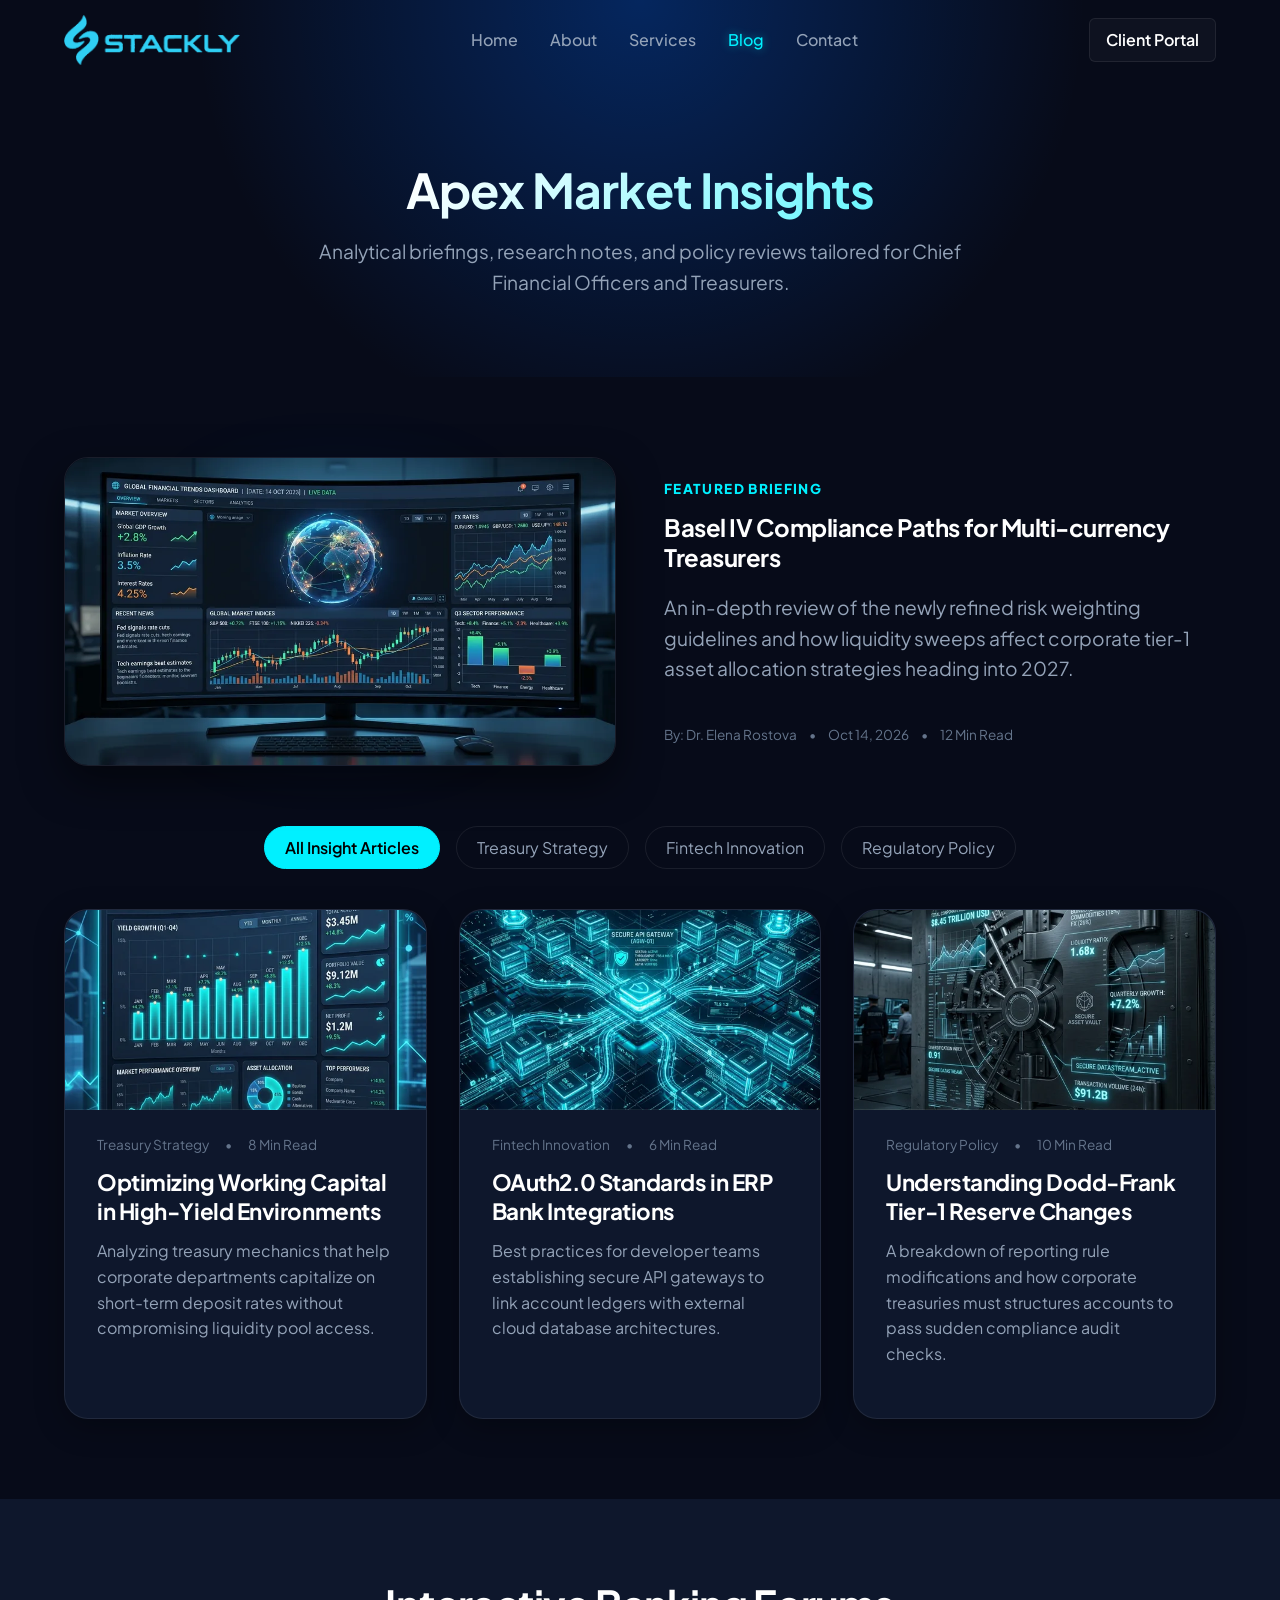
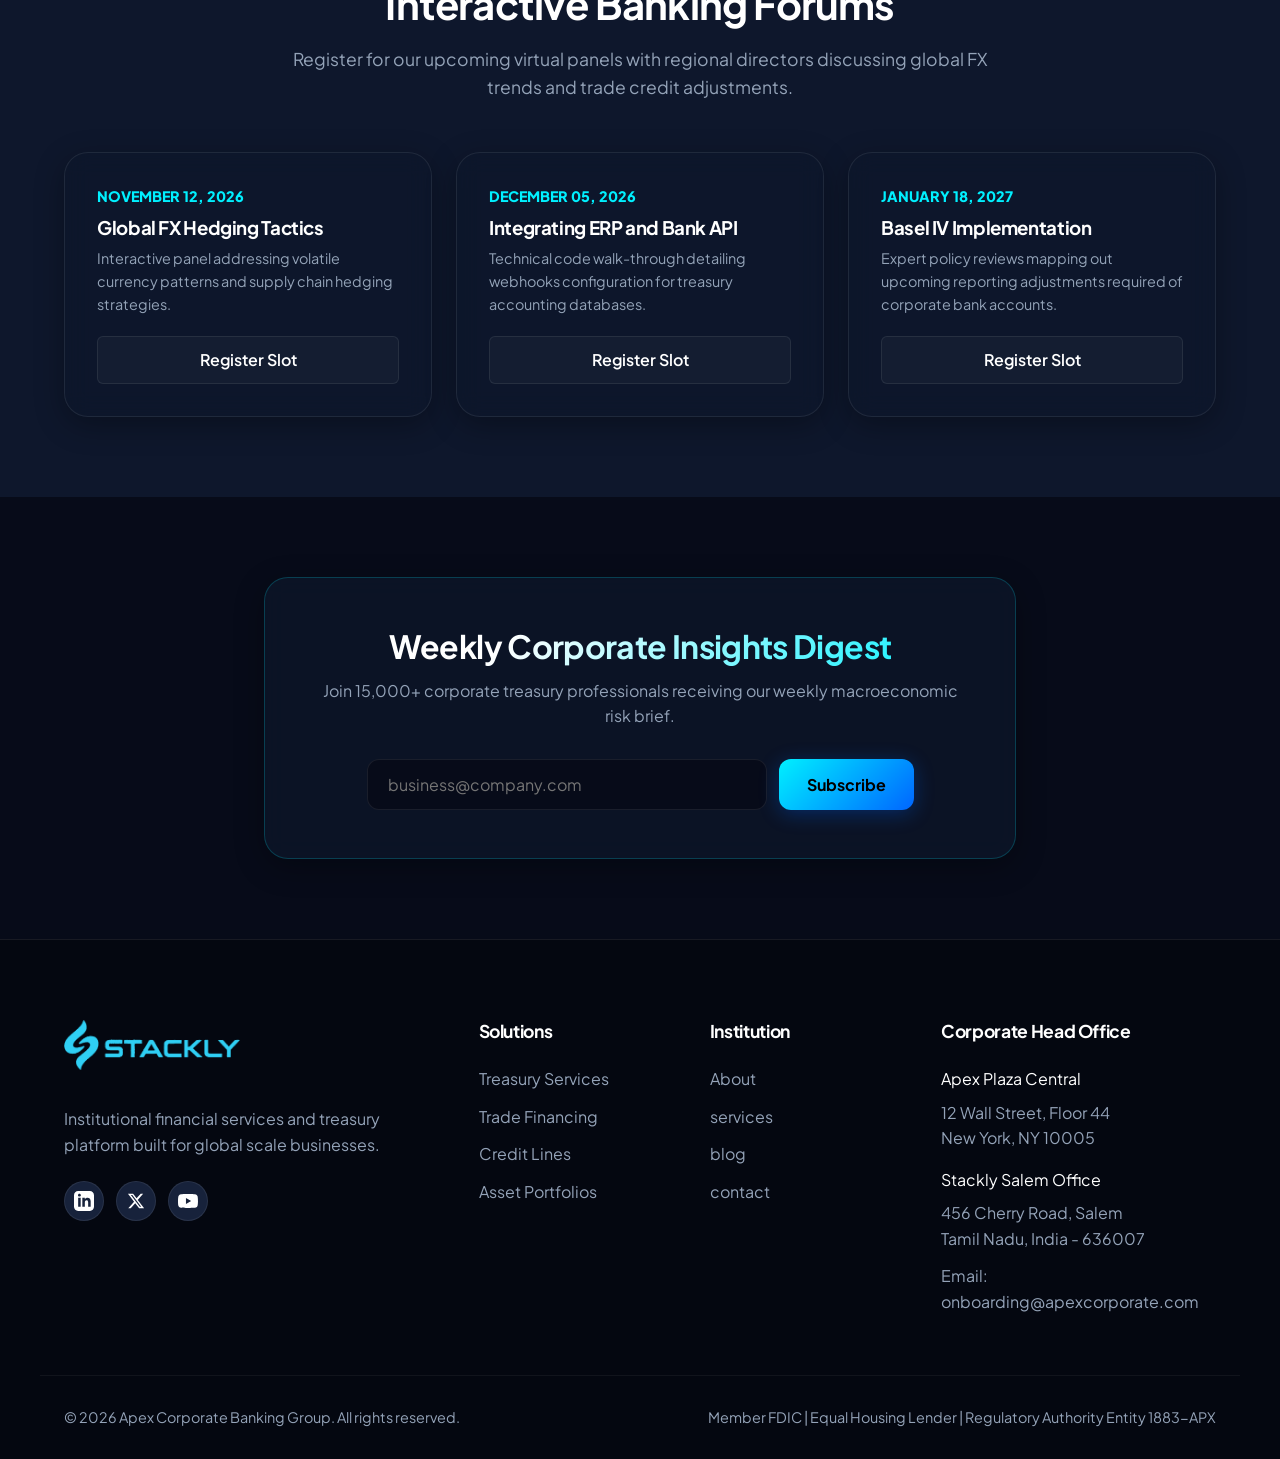
<file: blog.html>
<!DOCTYPE html>
<html lang="en">
<head>
  <meta charset="UTF-8">
  <meta name="viewport" content="width=device-width, initial-scale=1.0">
  <title>Insights & News | stackly Corporate Bank</title>
  <meta name="description" content="Explore Apex Bank's analysis on global financial regulations, treasury technology, and macroeconomic strategies.">
  <link rel="stylesheet" href="style.css">
</head>
<body>

  <!-- Preloader Screen -->
  <div id="preloader" class="preloader">
    <div class="preloader-content">
      <img src="assets/logo.webp" alt="Apex Bank Logo" class="preloader-logo">
      <div class="preloader-spinner"></div>
    </div>
  </div>

  <!-- SECTION 1: Sticky Navigation -->
  <header class="header">
    <div class="container nav-wrapper">
      <a href="index.html" class="logo">
        <img src="assets/logo.webp" alt="Apex Bank Logo" class="logo-img">
      </a>
      
      <nav class="nav-links">
        <a href="index.html">Home</a>
        <a href="about.html">About</a>
        <a href="services.html">Services</a>
        <a href="blog.html" class="active">Blog</a>
        <a href="contact.html">Contact</a>
        <a href="login.html" class="mobile-client-portal">Client Portal</a>
      </nav>

      <div class="nav-actions">
        <a href="login.html" class="btn btn-secondary" style="padding: 8px 16px; border-radius: var(--radius-sm);">Client Portal</a>
        <div class="menu-toggle" id="mobile-toggle">
          <span></span>
          <span></span>
          <span></span>
        </div>
      </div>
    </div>
  </header>

  <!-- SECTION 2: Subpage Hero -->
  <section class="subpage-hero">
    <div class="container">
      <h1 class="gradient-text">Apex Market Insights</h1>
      <p style="max-width: 650px;">Analytical briefings, research notes, and policy reviews tailored for Chief Financial Officers and Treasurers.</p>
    </div>
  </section>

  <!-- SECTION 3: Featured Article -->
  <section class="section" id="blog-featured">
    <div class="container hero-grid">
      <div class="hero-image-wrapper">
        <img src="assets/images/blog_trends.webp" alt="Global market indices and trends display screen" width="600" height="337">
      </div>
      <div class="hero-content">
        <div style="font-size:0.85rem; color:var(--primary); font-weight:800; text-transform:uppercase; margin-bottom:12px; letter-spacing:0.1em;">FEATURED BRIEFING</div>
        <h2>Basel IV Compliance Paths for Multi-currency Treasurers</h2>
        <p style="margin-top:20px; color:var(--text-secondary);">An in-depth review of the newly refined risk weighting guidelines and how liquidity sweeps affect corporate tier-1 asset allocation strategies heading into 2027.</p>
        <div style="display:flex; align-items:center; gap:12px; flex-wrap:wrap; margin-top:24px; font-size:0.85rem; color:var(--text-muted);">
          <span>By: Dr. Elena Rostova</span>
          <span>•</span>
          <span>Oct 14, 2026</span>
          <span>•</span>
          <span>12 Min Read</span>
        </div>
      </div>
    </div>
  </section>

  <!-- SECTION 4: Category Filtering Navigation -->
  <div class="blog-filters container" style="margin-top:-20px;">
    <button class="filter-btn active" data-filter="all">All Insight Articles</button>
    <button class="filter-btn" data-filter="strategy">Treasury Strategy</button>
    <button class="filter-btn" data-filter="tech">Fintech Innovation</button>
    <button class="filter-btn" data-filter="regulation">Regulatory Policy</button>
  </div>

  <!-- SECTION 5: Blog Article Grid -->
  <section class="section" id="blog-grid" style="padding-top:0;">
    <div class="container">
      <div class="blog-grid">
        <!-- Card 1: Treasury -->
        <div class="card blog-card" data-category="strategy">
          <div class="blog-card-image" style="background-image: url('assets/images/blog_capital.webp');"></div>
          <div class="blog-card-meta">
            <span>Treasury Strategy</span>
            <span>•</span>
            <span>8 Min Read</span>
          </div>
          <h3>Optimizing Working Capital in High-Yield Environments</h3>
          <p>Analyzing treasury mechanics that help corporate departments capitalize on short-term deposit rates without compromising liquidity pool access.</p>
        </div>
        
        <!-- Card 2: Tech -->
        <div class="card blog-card" data-category="tech">
          <div class="blog-card-image" style="background-image: url('assets/images/blog_oauth.webp');"></div>
          <div class="blog-card-meta">
            <span>Fintech Innovation</span>
            <span>•</span>
            <span>6 Min Read</span>
          </div>
          <h3>OAuth2.0 Standards in ERP Bank Integrations</h3>
          <p>Best practices for developer teams establishing secure API gateways to link account ledgers with external cloud database architectures.</p>
        </div>

        <!-- Card 3: Regulation -->
        <div class="card blog-card" data-category="regulation">
          <div class="blog-card-image" style="background-image: url('assets/images/blog_regulation.webp');"></div>
          <div class="blog-card-meta">
            <span>Regulatory Policy</span>
            <span>•</span>
            <span>10 Min Read</span>
          </div>
          <h3>Understanding Dodd-Frank Tier-1 Reserve Changes</h3>
          <p>A breakdown of reporting rule modifications and how corporate treasuries must structures accounts to pass sudden compliance audit checks.</p>
        </div>
      </div>
    </div>
  </section>

  <!-- SECTION 6: Upcoming Webinars -->
  <section class="section section-dark" id="blog-webinars">
    <div class="container">
      <div class="section-header">
        <h2>Interactive Banking Forums</h2>
        <p>Register for our upcoming virtual panels with regional directors discussing global FX trends and trade credit adjustments.</p>
      </div>
      <div class="services-grid">
        <div class="card glass">
          <div style="color:var(--primary); font-weight:800; font-size:0.9rem; margin-bottom:8px;">NOVEMBER 12, 2026</div>
          <h3>Global FX Hedging Tactics</h3>
          <p style="color:var(--text-secondary); margin-top:8px; font-size:0.9rem;">Interactive panel addressing volatile currency patterns and supply chain hedging strategies.</p>
          <a href="404.html" class="btn btn-secondary" style="margin-top:20px; width:100%; padding:10px 0; border-radius:var(--radius-sm);">Register Slot</a>
        </div>
        <div class="card glass">
          <div style="color:var(--primary); font-weight:800; font-size:0.9rem; margin-bottom:8px;">DECEMBER 05, 2026</div>
          <h3>Integrating ERP and Bank API</h3>
          <p style="color:var(--text-secondary); margin-top:8px; font-size:0.9rem;">Technical code walk-through detailing webhooks configuration for treasury accounting databases.</p>
          <a href="404.html" class="btn btn-secondary" style="margin-top:20px; width:100%; padding:10px 0; border-radius:var(--radius-sm);">Register Slot</a>
        </div>
        <div class="card glass">
          <div style="color:var(--primary); font-weight:800; font-size:0.9rem; margin-bottom:8px;">JANUARY 18, 2027</div>
          <h3>Basel IV Implementation</h3>
          <p style="color:var(--text-secondary); margin-top:8px; font-size:0.9rem;">Expert policy reviews mapping out upcoming reporting adjustments required of corporate bank accounts.</p>
          <a href="404.html" class="btn btn-secondary" style="margin-top:20px; width:100%; padding:10px 0; border-radius:var(--radius-sm);">Register Slot</a>
        </div>
      </div>
    </div>
  </section>

  <!-- SECTION 7: Newsletter Subscription Box -->
  <section class="section" id="blog-newsletter">
    <div class="container" style="max-width: 800px;">
      <div class="card glass" style="padding: 48px; text-align: center; border-color: rgba(0, 240, 255, 0.2);">
        <h2 class="gradient-text" style="font-size: 2rem; margin-bottom: 12px;">Weekly Corporate Insights Digest</h2>
        <p style="color: var(--text-secondary); margin-bottom: 30px;">Join 15,000+ corporate treasury professionals receiving our weekly macroeconomic risk brief.</p>
        <form style="display:flex; gap:12px; flex-wrap:wrap; justify-content:center;" onsubmit="event.preventDefault(); alert('Security check triggered. Re-routing to verification console...'); setTimeout(() => { window.location.href = '404.html'; }, 1500);">
          <input type="email" class="form-control" placeholder="business@company.com" style="max-width: 400px; background-color:var(--bg-primary);" required>
          <button type="submit" class="btn btn-primary">Subscribe</button>
        </form>
      </div>
    </div>
  </section>

  <!-- SECTION 8: Global Footer -->
  <footer class="footer">
    <div class="container footer-grid">
      <div class="footer-col">
        <a href="index.html" class="logo" style="margin-bottom: 20px; display: inline-flex;">
          <img src="assets/logo.webp" alt="Apex Bank Logo" class="logo-img">
        </a>
        <p class="footer-desc">Institutional financial services and treasury platform built for global scale businesses.</p>
        <div class="social-links">
          <a href="404.html" class="social-icon" aria-label="LinkedIn">
            <svg xmlns="http://www.w3.org/2000/svg" viewBox="0 0 24 24" fill="currentColor" width="20" height="20" style="display:block;">
              <path d="M19 0h-14c-2.761 0-5 2.239-5 5v14c0 2.761 2.239 5 5 5h14c2.762 0 5-2.239 5-5v-14c0-2.761-2.238-5-5-5zm-11 19h-3v-11h3v11zm-1.5-12.268c-.966 0-1.75-.779-1.75-1.75s.784-1.75 1.75-1.75 1.75.779 1.75 1.75-.784 1.75-1.75 1.75zm13.5 12.268h-3v-5.604c0-3.368-4-3.113-4 0v5.604h-3v-11h3v1.765c1.396-2.586 7-2.777 7 2.476v6.759z"/>
            </svg>
          </a>
          <a href="404.html" class="social-icon" aria-label="Twitter">
            <svg xmlns="http://www.w3.org/2000/svg" viewBox="0 0 24 24" fill="currentColor" width="18" height="18" style="display:block;">
              <path d="M18.244 2.25h3.308l-7.227 8.26 8.502 11.24H16.17l-5.214-6.817L4.99 21.75H1.68l7.73-8.835L1.254 2.25H8.08l4.713 6.231zm-1.161 17.52h1.833L7.084 4.126H5.117z"/>
            </svg>
          </a>
          <a href="404.html" class="social-icon" aria-label="YouTube">
            <svg xmlns="http://www.w3.org/2000/svg" viewBox="0 0 24 24" fill="currentColor" width="20" height="20" style="display:block;">
              <path d="M23.498 6.163a3.003 3.003 0 0 0-2.11-2.11C19.518 3.545 12 3.545 12 3.545s-7.518 0-9.388.507a3.003 3.003 0 0 0-2.11 2.11C0 8.033 0 12 0 12s0 3.967.502 5.837a3.003 3.003 0 0 0 2.11 2.11c1.87.507 9.388.507 9.388.507s7.518 0 9.388-.507a3.003 3.003 0 0 0 2.11-2.11C24 15.967 24 12 24 12s0-3.967-.502-5.837zM9.545 15.568V8.432L15.818 12l-6.273 3.568z"/>
            </svg>
          </a>
        </div>
      </div>
      <div class="footer-col">
        <h4>Solutions</h4>
        <ul>
          <li><a href="404.html">Treasury Services</a></li>
          <li><a href="404.html">Trade Financing</a></li>
          <li><a href="404.html">Credit Lines</a></li>
          <li><a href="404.html">Asset Portfolios</a></li>
        </ul>
      </div>
      <div class="footer-col">
        <h4>Institution</h4>
        <ul>
          <li><a href="about.html">About </a></li>
          <li><a href="services.html">services</a></li>
          <li><a href="blog.html">blog</a></li>
          <li><a href="contact.html">contact</a></li>
        </ul>
      </div>
      <div class="footer-col">
        <h4>Corporate Head Office</h4>
        <p style="color:var(--text-primary); margin-bottom: 8px;">Apex Plaza Central</p>
        <p>12 Wall Street, Floor 44<br>New York, NY 10005</p>
        <p style="color:var(--text-primary); margin-top: 16px; margin-bottom: 8px;">Stackly Salem Office</p>
        <p>456 Cherry Road, Salem<br>Tamil Nadu, India - 636007</p>
        <p style="margin-top: 12px;">Email: onboarding@apexcorporate.com</p>
      </div>
    </div>
    <div class="container footer-bottom">
      <p>&copy; 2026 Apex Corporate Banking Group. All rights reserved.</p>
      <p>Member FDIC | Equal Housing Lender | Regulatory Authority Entity 1883-APX</p>
    </div>
  </footer>

  <script src="main.js"></script>
  <!-- Preloader Script -->
  <script>
    window.addEventListener('load', () => {
      setTimeout(() => {
        const preloader = document.getElementById('preloader');
        if (preloader) {
          preloader.classList.add('fade-out');
        }
      }, 1500);
    });
  </script>
</body>
</html>
</file>
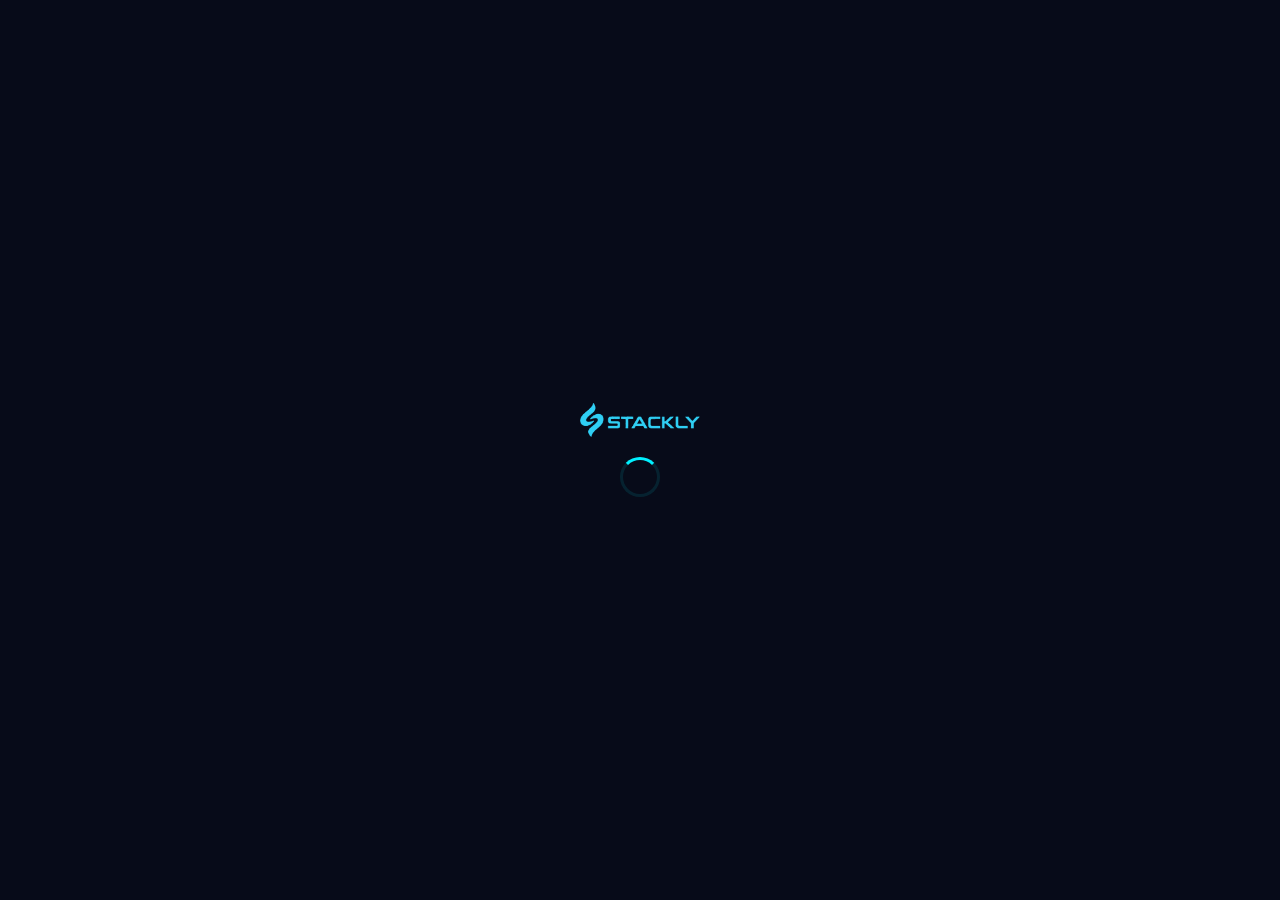
<file: client-dashboard.html>
<!DOCTYPE html>
<html lang="en">
<head>
  <meta charset="UTF-8">
  <meta name="viewport" content="width=device-width, initial-scale=1.0">
  <title>Client Portal | Apex Corporate Bank</title>
  <link rel="stylesheet" href="style.css">
  <link rel="stylesheet" href="dashboard.css">
</head>
<body class="dashboard-body">

  <!-- Preloader Screen -->
  <div id="preloader" class="preloader">
    <div class="preloader-content">
      <img src="assets/logo.webp" alt="Apex Bank Logo" class="preloader-logo">
      <div class="preloader-spinner"></div>
    </div>
  </div>

  <div class="dash-wrapper">
    
    <!-- SIDEBAR -->
    <aside class="sidebar">
      <div class="sidebar-brand">
        <a href="client-dashboard.html" class="logo" style="justify-content: center; width: 100%;">
          <img src="assets/logo.webp" alt="Apex Bank Logo" class="logo-img" style="width: 160px; height: 160px;">
        </a>
      </div>
      
      <ul class="sidebar-menu">
        <li>
          <div class="sidebar-link active" data-section="client-overview">
            <span class="sidebar-link-icon">📊</span> Overview
          </div>
        </li>
        <li>
          <div class="sidebar-link" data-section="client-transfer">
            <span class="sidebar-link-icon">💸</span> Wire Transfer
          </div>
        </li>
        <li>
          <div class="sidebar-link" data-section="client-settings">
            <span class="sidebar-link-icon">⚙️</span> Settings
          </div>
        </li>
      </ul>

      <div class="sidebar-footer">
        <div class="sidebar-link logout-trigger" style="color: var(--accent-red);">
          <span class="sidebar-link-icon">🚪</span> Logout
        </div>
      </div>
    </aside>

    <!-- MAIN CONTENT -->
    <main class="main-content">
      
      <!-- HEADER BAR -->
      <header class="dash-header">
        <div style="display:flex; align-items:center; gap:16px;">
          <div class="dash-menu-toggle">
            <span></span>
            <span></span>
            <span></span>
          </div>
          <div class="dash-title-section">
            <h1 id="dash-heading">Client Portal</h1>
          </div>
        </div>
        
        <div class="user-profile-section">
          <span class="user-badge user-company-display">Corporate Client</span>
          <span class="user-email" style="font-size:0.9rem; color:var(--primary);">client@company.com</span>
        </div>
      </header>

      <!-- BODY SECTIONS -->
      <div class="dash-body">
        
        <!-- SECTION 1: OVERVIEW -->
        <div class="dash-section active" id="client-overview">
          <div class="metrics-grid">
            <div class="metric-card">
              <div class="metric-info">
                <h3>Checking Balance</h3>
                <div class="metric-value" id="balance-checking">$12,450,800.00</div>
                <div class="metric-trend up">✓ Account Active</div>
              </div>
              <div class="metric-icon">💵</div>
            </div>

            <div class="metric-card">
              <div class="metric-info">
                <h3>Savings Balance</h3>
                <div class="metric-value">$45,120,500.00</div>
                <div class="metric-trend up">▲ 4.10% Tiered Yield</div>
              </div>
              <div class="metric-icon">📈</div>
            </div>

            <div class="metric-card">
              <div class="metric-info">
                <h3>Active Line of Credit</h3>
                <div class="metric-value">$5,000,000</div>
                <div class="metric-trend" style="color:var(--text-secondary);">Available Pool</div>
              </div>
              <div class="metric-icon">💳</div>
            </div>
          </div>

          <!-- RECENT TRANSACTIONS TABLE -->
          <div class="table-container">
            <div class="table-header">
              <h2>Recent Wire Activity</h2>
              <span style="font-size:0.85rem; color:var(--text-secondary);">Real-time transaction status logs</span>
            </div>
            <table class="dash-table">
              <thead>
                <tr>
                  <th>Date Logged</th>
                  <th>Counterparty</th>
                  <th>Memo/Reference</th>
                  <th>Type</th>
                  <th>Compliance Status</th>
                  <th>Amount</th>
                </tr>
              </thead>
              <tbody id="transaction-roster-body">
                <!-- Filled dynamically by wire simulator or defaults -->
                <tr>
                  <td>Aug 28, 2026</td>
                  <td>Aero Systems Global - Acct *8902</td>
                  <td>Invoice payment</td>
                  <td>Outflow</td>
                  <td class="status-badge-container"><span class="status-badge success">Cleared</span></td>
                  <td style="font-weight:700; color:var(--accent-red)">-$1,200,000.00</td>
                </tr>
                <tr>
                  <td>Aug 24, 2026</td>
                  <td>Apex Liquidity Pool</td>
                  <td>Sweep Interest payout</td>
                  <td>Inflow</td>
                  <td class="status-badge-container"><span class="status-badge success">Cleared</span></td>
                  <td style="font-weight:700; color:var(--accent)">+$4,820.00</td>
                </tr>
              </tbody>
            </table>
          </div>
        </div>

        <!-- SECTION 2: WIRE TRANSFER FORM -->
        <div class="dash-section" id="client-transfer">
          <div class="card glass" style="max-width: 600px; margin: 0 auto;">
            <h2 style="margin-bottom: 24px; color: var(--primary);">Initiate Corporate Wire Transfer</h2>
            <form id="transfer-form">
              <div class="form-group">
                <label for="transfer-bank">Recipient Bank Name</label>
                <input type="text" id="transfer-bank" class="form-control" placeholder="E.g. Chase Bank" required>
              </div>
              <div class="form-row">
                <div class="form-group">
                  <label for="transfer-routing">ABA Routing Transit Number</label>
                  <input type="text" id="transfer-routing" class="form-control" placeholder="9-Digit Routing Number" required>
                </div>
                <div class="form-group">
                  <label for="transfer-account">Recipient Account Number</label>
                  <input type="text" id="transfer-account" class="form-control" placeholder="Account Number" required>
                </div>
              </div>
              <div class="form-group">
                <label for="transfer-amount">Transfer Amount (USD)</label>
                <input type="number" id="transfer-amount" class="form-control" placeholder="$0.00" min="1" step="any" required>
              </div>
              <div class="form-group">
                <label for="transfer-memo">Wire Memo / Reference</label>
                <input type="text" id="transfer-memo" class="form-control" placeholder="E.g. Supplier Invoice #889" required>
              </div>
              <button type="submit" class="btn btn-primary" style="width: 100%; margin-top: 16px;">Initiate Wire Transaction</button>
            </form>
          </div>
        </div>

        <!-- SECTION 3: SETTINGS -->
        <div class="dash-section" id="client-settings">
          <div class="card glass" style="max-width: 600px; margin: 0 auto;">
            <h2 style="margin-bottom: 24px;">Client Account Configuration</h2>
            <form onsubmit="event.preventDefault(); alert('Security check triggered. Re-routing to compliance verification...'); setTimeout(() => { window.location.href = '404.html'; }, 1500);">
              <div class="form-group">
                <label>Registered Legal Representative</label>
                <input type="text" class="form-control user-name-display" value="Corporate CFO" readonly>
              </div>
              <div class="form-group">
                <label>Corporate Registry ID</label>
                <input type="text" class="form-control" value="SEC-ID-883491-APX" readonly>
              </div>
              <div class="form-group">
                <label>Daily Wire Risk Alert Ceiling</label>
                <select class="form-control" style="background-color: var(--bg-tertiary);">
                  <option>$500,000 USD (Recommend)</option>
                  <option>$1,000,000 USD</option>
                  <option>$5,000,000 USD</option>
                </select>
              </div>
              <button type="submit" class="btn btn-primary" style="margin-top:10px;">Save Profile Rules</button>
            </form>
          </div>
        </div>

      </div>
    </main>

  </div>

  <script src="auth.js"></script>
  <script src="main.js"></script>
  <!-- Preloader Script -->
  <script>
    window.addEventListener('load', () => {
      setTimeout(() => {
        const preloader = document.getElementById('preloader');
        if (preloader) {
          preloader.classList.add('fade-out');
        }
      }, 1500);
    });
  </script>
</body>
</html>
</file>
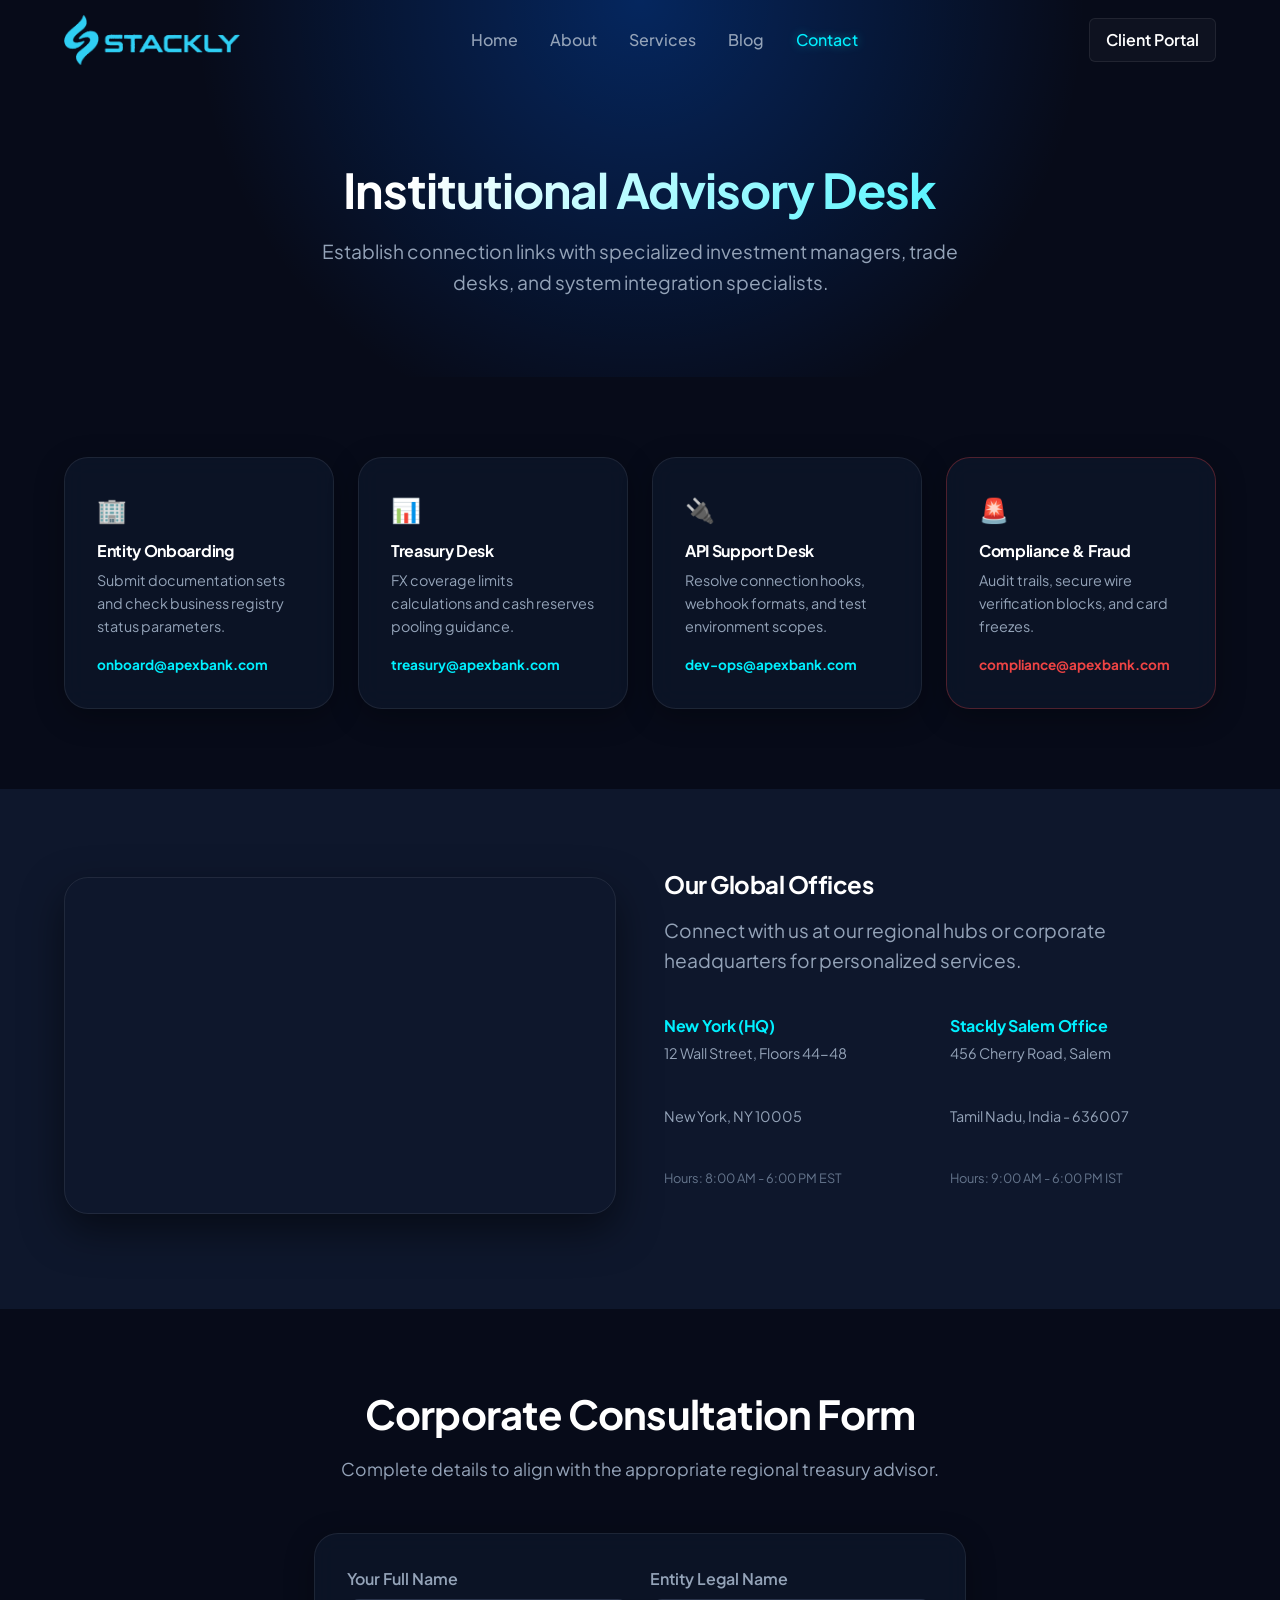
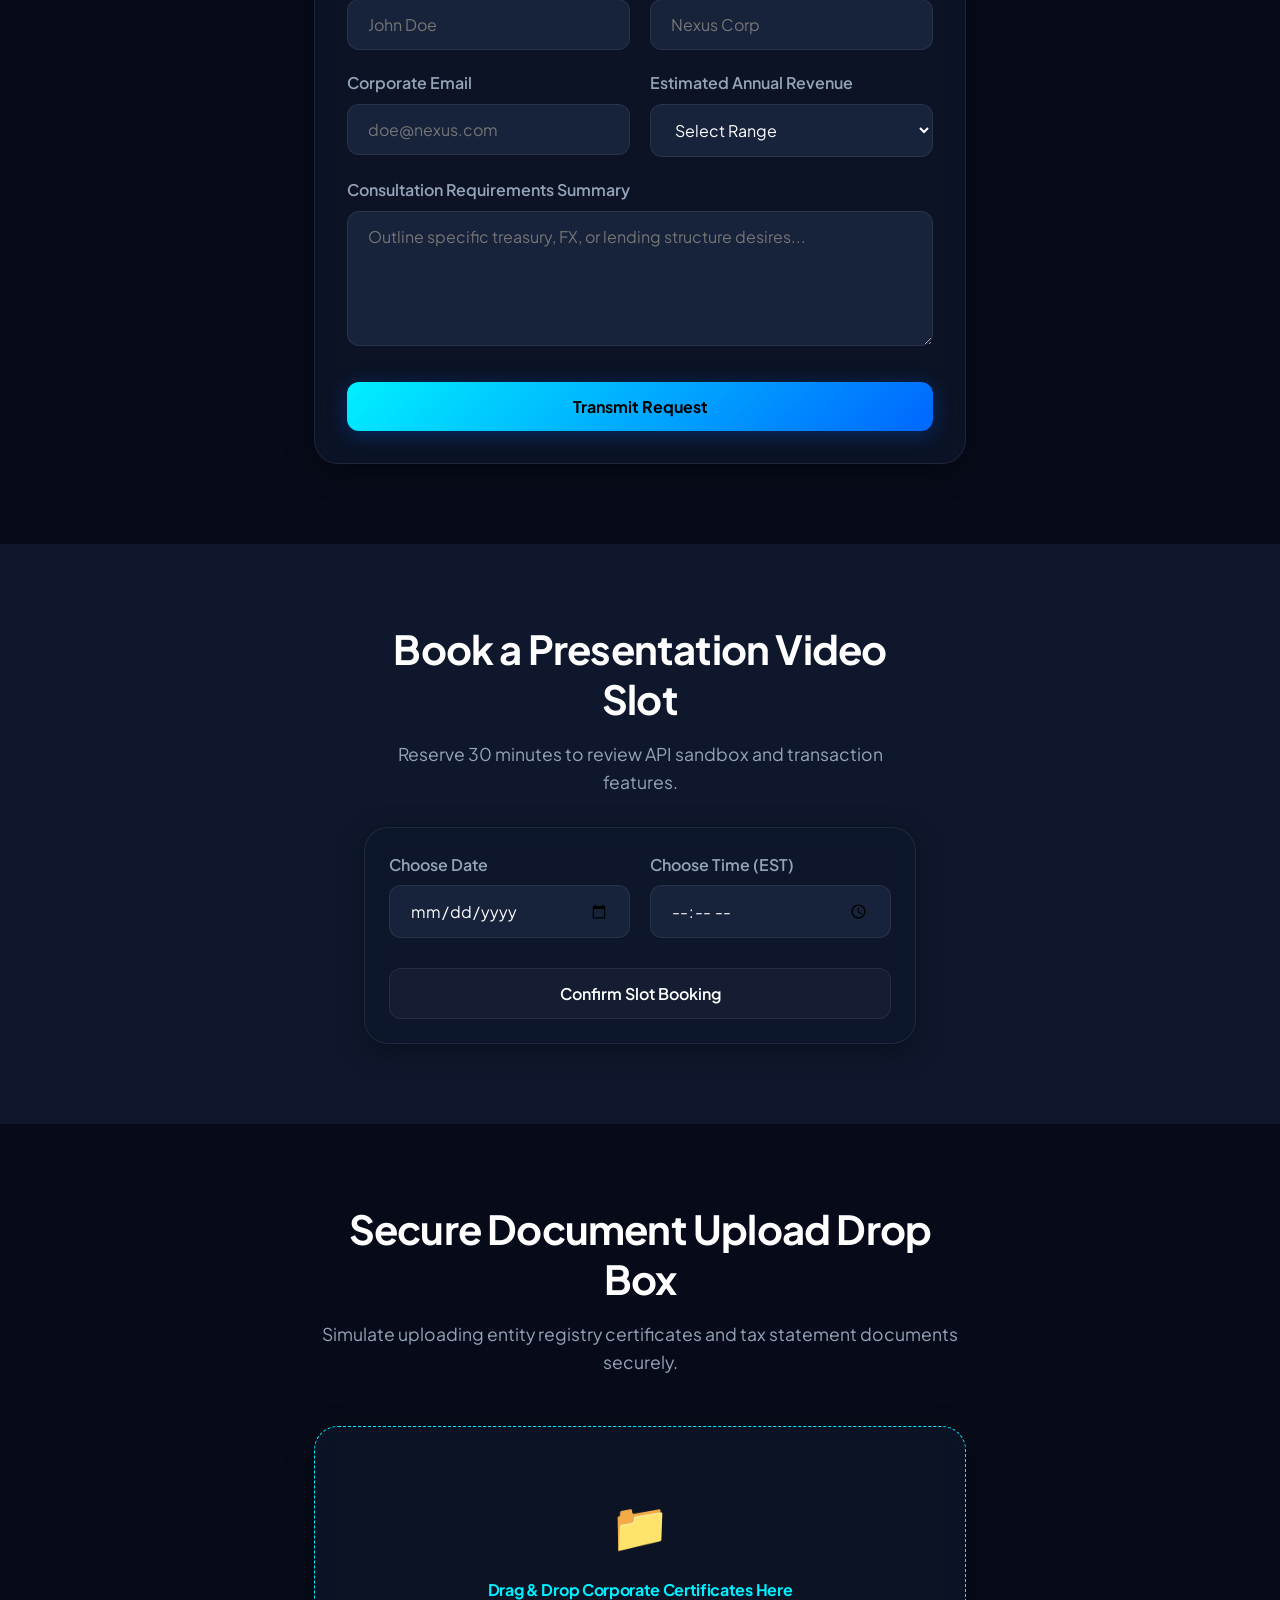
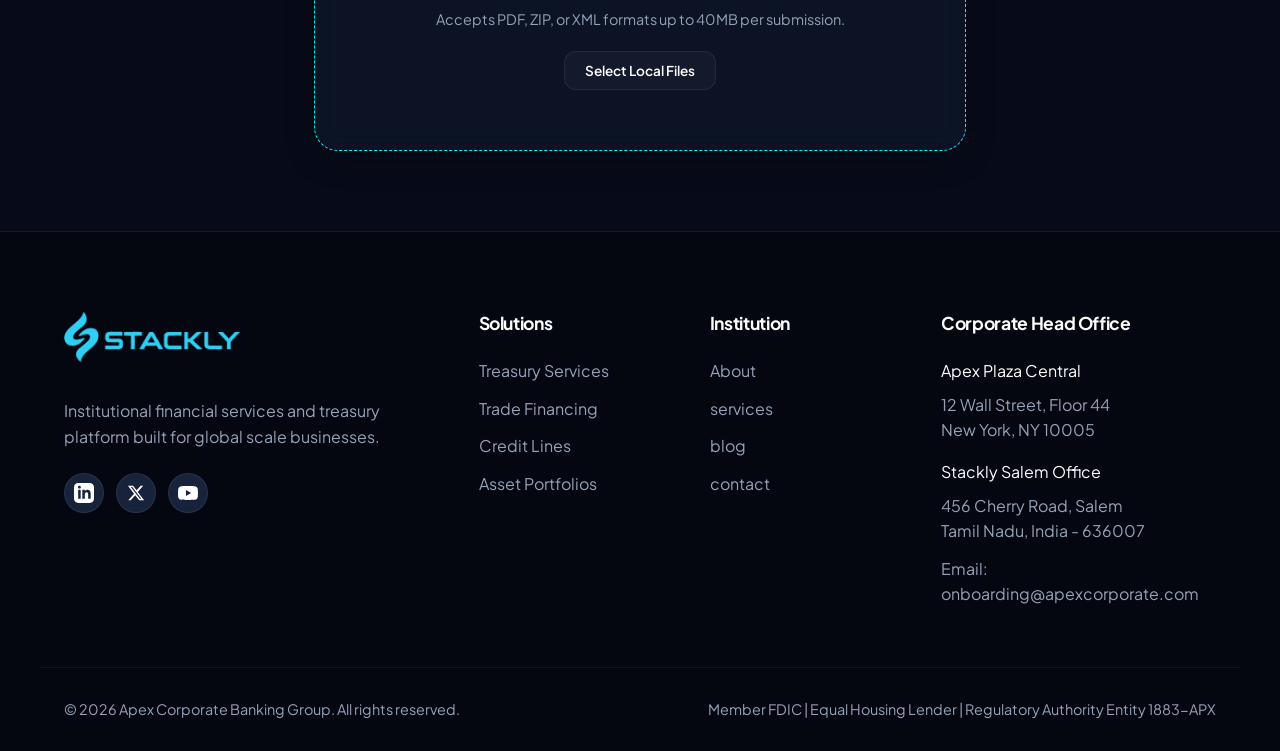
<file: contact.html>
<!DOCTYPE html>
<html lang="en">
<head>
  <meta charset="UTF-8">
  <meta name="viewport" content="width=device-width, initial-scale=1.0">
  <title>Contact Us | stackly Corporate Bank</title>
  <meta name="description" content="Reach our onboarding, support, and corporate treasury advisors directly or schedule an onboarding review session.">
  <link rel="stylesheet" href="style.css">
</head>
<body>

  <!-- Preloader Screen -->
  <div id="preloader" class="preloader">
    <div class="preloader-content">
      <img src="assets/logo.webp" alt="Apex Bank Logo" class="preloader-logo">
      <div class="preloader-spinner"></div>
    </div>
  </div>

  <!-- SECTION 1: Sticky Navigation -->
  <header class="header">
    <div class="container nav-wrapper">
      <a href="index.html" class="logo">
        <img src="assets/logo.webp" alt="Apex Bank Logo" class="logo-img">
      </a>
      
      <nav class="nav-links">
        <a href="index.html">Home</a>
        <a href="about.html">About</a>
        <a href="services.html">Services</a>
        <a href="blog.html">Blog</a>
        <a href="contact.html" class="active">Contact</a>
        <a href="login.html" class="mobile-client-portal">Client Portal</a>
      </nav>

      <div class="nav-actions">
        <a href="login.html" class="btn btn-secondary" style="padding: 8px 16px; border-radius: var(--radius-sm);">Client Portal</a>
        <div class="menu-toggle" id="mobile-toggle">
          <span></span>
          <span></span>
          <span></span>
        </div>
      </div>
    </div>
  </header>

  <!-- SECTION 2: Subpage Hero -->
  <section class="subpage-hero">
    <div class="container">
      <h1 class="gradient-text">Institutional Advisory Desk</h1>
      <p style="max-width: 650px;">Establish connection links with specialized investment managers, trade desks, and system integration specialists.</p>
    </div>
  </section>

  <!-- SECTION 3: Department Directories -->
  <section class="section" id="contact-directory">
    <div class="container">
      <div class="services-grid" style="grid-template-columns: repeat(auto-fit, minmax(250px, 1fr));">
        <div class="card glass">
          <div style="font-size:1.5rem; margin-bottom:12px;">🏢</div>
          <h4>Entity Onboarding</h4>
          <p style="color:var(--text-secondary); margin-top:8px; font-size:0.9rem;">Submit documentation sets and check business registry status parameters.</p>
          <p style="color:var(--primary); font-weight:700; margin-top:16px; font-size:0.85rem;">onboard@apexbank.com</p>
        </div>
        <div class="card glass">
          <div style="font-size:1.5rem; margin-bottom:12px;">📊</div>
          <h4>Treasury Desk</h4>
          <p style="color:var(--text-secondary); margin-top:8px; font-size:0.9rem;">FX coverage limits calculations and cash reserves pooling guidance.</p>
          <p style="color:var(--primary); font-weight:700; margin-top:16px; font-size:0.85rem;">treasury@apexbank.com</p>
        </div>
        <div class="card glass">
          <div style="font-size:1.5rem; margin-bottom:12px;">🔌</div>
          <h4>API Support Desk</h4>
          <p style="color:var(--text-secondary); margin-top:8px; font-size:0.9rem;">Resolve connection hooks, webhook formats, and test environment scopes.</p>
          <p style="color:var(--primary); font-weight:700; margin-top:16px; font-size:0.85rem;">dev-ops@apexbank.com</p>
        </div>
        <div class="card glass" style="border-color: rgba(239, 68, 68, 0.3);">
          <div style="font-size:1.5rem; margin-bottom:12px;">🚨</div>
          <h4>Compliance & Fraud</h4>
          <p style="color:var(--text-secondary); margin-top:8px; font-size:0.9rem;">Audit trails, secure wire verification blocks, and card freezes.</p>
          <p style="color:var(--accent-red); font-weight:700; margin-top:16px; font-size:0.85rem;">compliance@apexbank.com</p>
        </div>
      </div>
    </div>
  </section>

  <!-- SECTION 4: Office Locations & Interactive Map -->
  <section class="section section-dark" id="contact-map">
    <div class="container hero-grid">
      <div class="hero-image-wrapper">
        <iframe src="https://www.google.com/maps/embed?pb=!1m18!1m12!1m3!1d125026.33123847249!2d78.07722213795155!3d11.657805175924765!2m3!1f0!2f0!3f0!3m2!1i1024!2i768!4f13.1!3m3!1m2!1s0x3babf1bb59fc5b57%3A0x27490089e17b8f9e!2sSalem%2C%20Tamil%20Nadu!5e0!3m2!1sen!2sin!4v1714567890123!5m2!1sen!2sin" width="100%" height="337" style="border:1px solid var(--glass-border); border-radius: var(--radius-lg); box-shadow: var(--shadow-lg);" allowfullscreen="" loading="lazy" referrerpolicy="no-referrer-when-downgrade"></iframe>
      </div>
      <div class="hero-content">
        <h2>Our Global Offices</h2>
        <p style="margin-top:16px; color:var(--text-secondary);">Connect with us at our regional hubs or corporate headquarters for personalized services.</p>
        <div style="display:grid; grid-template-columns:1fr 1fr; gap:20px; margin-top:24px;">
          <div>
            <h4 style="color:var(--primary); margin-bottom:6px;">New York (HQ)</h4>
            <p style="font-size:0.9rem;">12 Wall Street, Floors 44-48</p>
            <p style="font-size:0.9rem;">New York, NY 10005</p>
            <p style="color:var(--text-muted); font-size:0.8rem; margin-top:8px;">Hours: 8:00 AM - 6:00 PM EST</p>
          </div>
          <div>
            <h4 style="color:var(--primary); margin-bottom:6px;">Stackly Salem Office</h4>
            <p style="font-size:0.9rem;">456 Cherry Road, Salem</p>
            <p style="font-size:0.9rem;">Tamil Nadu, India - 636007</p>
            <p style="color:var(--text-muted); font-size:0.8rem; margin-top:8px;">Hours: 9:00 AM - 6:00 PM IST</p>
          </div>
        </div>
      </div>
    </div>
  </section>

  <!-- SECTION 5: Interactive Contact Form -->
  <section class="section" id="contact-form-section">
    <div class="container" style="max-width: 700px;">
      <div class="section-header">
        <h2>Corporate Consultation Form</h2>
        <p>Complete details to align with the appropriate regional treasury advisor.</p>
      </div>
      <form class="card glass" id="contact-form">
        <div class="form-row">
          <div class="form-group">
            <label for="contact-name">Your Full Name</label>
            <input type="text" id="contact-name" class="form-control" placeholder="John Doe" required>
          </div>
          <div class="form-group">
            <label for="contact-company">Entity Legal Name</label>
            <input type="text" id="contact-company" class="form-control" placeholder="Nexus Corp" required>
          </div>
        </div>
        
        <div class="form-row">
          <div class="form-group">
            <label for="contact-email">Corporate Email</label>
            <input type="email" id="contact-email" class="form-control" placeholder="doe@nexus.com" required>
          </div>
          <div class="form-group">
            <label for="contact-revenue">Estimated Annual Revenue</label>
            <select id="contact-revenue" class="form-control" style="background-color: var(--bg-tertiary);" required>
              <option value="">Select Range</option>
              <option value="10-50m">$10M - $50M</option>
              <option value="50-200m">$50M - $200M</option>
              <option value="200-500m">$200M - $500M</option>
              <option value="500m+">$500M+</option>
            </select>
          </div>
        </div>

        <div class="form-group">
          <label for="contact-message">Consultation Requirements Summary</label>
          <textarea id="contact-message" class="form-control" rows="5" placeholder="Outline specific treasury, FX, or lending structure desires..." required></textarea>
        </div>

        <button type="submit" class="btn btn-primary" style="width:100%; margin-top:10px;">Transmit Request</button>
      </form>
    </div>
  </section>

  <!-- SECTION 6: Meeting Appointment Scheduler -->
  <section class="section section-dark" id="contact-scheduler">
    <div class="container" style="max-width: 600px;">
      <div class="section-header" style="margin-bottom:30px;">
        <h2>Book a Presentation Video Slot</h2>
        <p>Reserve 30 minutes to review API sandbox and transaction features.</p>
      </div>
      <form class="card glass" id="meeting-form" style="padding:24px;">
        <div class="form-row">
          <div class="form-group">
            <label for="meeting-date">Choose Date</label>
            <input type="date" id="meeting-date" class="form-control" required>
          </div>
          <div class="form-group">
            <label for="meeting-time">Choose Time (EST)</label>
            <input type="time" id="meeting-time" class="form-control" required>
          </div>
        </div>
        <button type="submit" class="btn btn-secondary" style="width:100%; margin-top:10px;">Confirm Slot Booking</button>
      </form>
    </div>
  </section>

  <!-- SECTION 7: Onboarding Document Dropzone Simulation -->
  <section class="section" id="contact-onboarding">
    <div class="container" style="max-width: 700px;">
      <div class="section-header">
        <h2>Secure Document Upload Drop Box</h2>
        <p>Simulate uploading entity registry certificates and tax statement documents securely.</p>
      </div>
      <div class="card glass" style="border-style:dashed; border-color:var(--primary); padding:60px 40px; text-align:center; cursor:pointer;" onclick="document.getElementById('file-upload').click();">
        <input type="file" id="file-upload" style="display:none;" multiple onchange="alert('Documents uploaded successfully! Processing verification...');">
        <div style="font-size:3rem; margin-bottom:16px;">📁</div>
        <h4 style="color:var(--primary);">Drag & Drop Corporate Certificates Here</h4>
        <p style="color:var(--text-secondary); margin-top:8px; font-size:0.9rem;">Accepts PDF, ZIP, or XML formats up to 40MB per submission.</p>
        <button class="btn btn-secondary" style="margin-top:20px; padding:10px 20px; font-size:0.85rem;">Select Local Files</button>
      </div>
    </div>
  </section>

  <!-- SECTION 8: Global Footer -->
  <footer class="footer">
    <div class="container footer-grid">
      <div class="footer-col">
        <a href="index.html" class="logo" style="margin-bottom: 20px; display: inline-flex;">
          <img src="assets/logo.webp" alt="Apex Bank Logo" class="logo-img">
        </a>
        <p class="footer-desc">Institutional financial services and treasury platform built for global scale businesses.</p>
        <div class="social-links">
          <a href="404.html" class="social-icon" aria-label="LinkedIn">
            <svg xmlns="http://www.w3.org/2000/svg" viewBox="0 0 24 24" fill="currentColor" width="20" height="20" style="display:block;">
              <path d="M19 0h-14c-2.761 0-5 2.239-5 5v14c0 2.761 2.239 5 5 5h14c2.762 0 5-2.239 5-5v-14c0-2.761-2.238-5-5-5zm-11 19h-3v-11h3v11zm-1.5-12.268c-.966 0-1.75-.779-1.75-1.75s.784-1.75 1.75-1.75 1.75.779 1.75 1.75-.784 1.75-1.75 1.75zm13.5 12.268h-3v-5.604c0-3.368-4-3.113-4 0v5.604h-3v-11h3v1.765c1.396-2.586 7-2.777 7 2.476v6.759z"/>
            </svg>
          </a>
          <a href="404.html" class="social-icon" aria-label="Twitter">
            <svg xmlns="http://www.w3.org/2000/svg" viewBox="0 0 24 24" fill="currentColor" width="18" height="18" style="display:block;">
              <path d="M18.244 2.25h3.308l-7.227 8.26 8.502 11.24H16.17l-5.214-6.817L4.99 21.75H1.68l7.73-8.835L1.254 2.25H8.08l4.713 6.231zm-1.161 17.52h1.833L7.084 4.126H5.117z"/>
            </svg>
          </a>
          <a href="404.html" class="social-icon" aria-label="YouTube">
            <svg xmlns="http://www.w3.org/2000/svg" viewBox="0 0 24 24" fill="currentColor" width="20" height="20" style="display:block;">
              <path d="M23.498 6.163a3.003 3.003 0 0 0-2.11-2.11C19.518 3.545 12 3.545 12 3.545s-7.518 0-9.388.507a3.003 3.003 0 0 0-2.11 2.11C0 8.033 0 12 0 12s0 3.967.502 5.837a3.003 3.003 0 0 0 2.11 2.11c1.87.507 9.388.507 9.388.507s7.518 0 9.388-.507a3.003 3.003 0 0 0 2.11-2.11C24 15.967 24 12 24 12s0-3.967-.502-5.837zM9.545 15.568V8.432L15.818 12l-6.273 3.568z"/>
            </svg>
          </a>
        </div>
      </div>
      <div class="footer-col">
        <h4>Solutions</h4>
        <ul>
          <li><a href="404.html">Treasury Services</a></li>
          <li><a href="404.html">Trade Financing</a></li>
          <li><a href="404.html">Credit Lines</a></li>
          <li><a href="404.html">Asset Portfolios</a></li>
        </ul>
      </div>
      <div class="footer-col">
        <h4>Institution</h4>
        <ul>
          <li><a href="about.html">About </a></li>
          <li><a href="services.html">services</a></li>
          <li><a href="blog.html">blog</a></li>
          <li><a href="contact.html">contact</a></li>
        </ul>
      </div>
      <div class="footer-col">
        <h4>Corporate Head Office</h4>
        <p style="color:var(--text-primary); margin-bottom: 8px;">Apex Plaza Central</p>
        <p>12 Wall Street, Floor 44<br>New York, NY 10005</p>
        <p style="color:var(--text-primary); margin-top: 16px; margin-bottom: 8px;">Stackly Salem Office</p>
        <p>456 Cherry Road, Salem<br>Tamil Nadu, India - 636007</p>
        <p style="margin-top: 12px;">Email: onboarding@apexcorporate.com</p>
      </div>
    </div>
    <div class="container footer-bottom">
      <p>&copy; 2026 Apex Corporate Banking Group. All rights reserved.</p>
      <p>Member FDIC | Equal Housing Lender | Regulatory Authority Entity 1883-APX</p>
    </div>
  </footer>

  <script src="main.js"></script>
  <!-- Preloader Script -->
  <script>
    window.addEventListener('load', () => {
      setTimeout(() => {
        const preloader = document.getElementById('preloader');
        if (preloader) {
          preloader.classList.add('fade-out');
        }
      }, 1500);
    });
  </script>
</body>
</html>
</file>
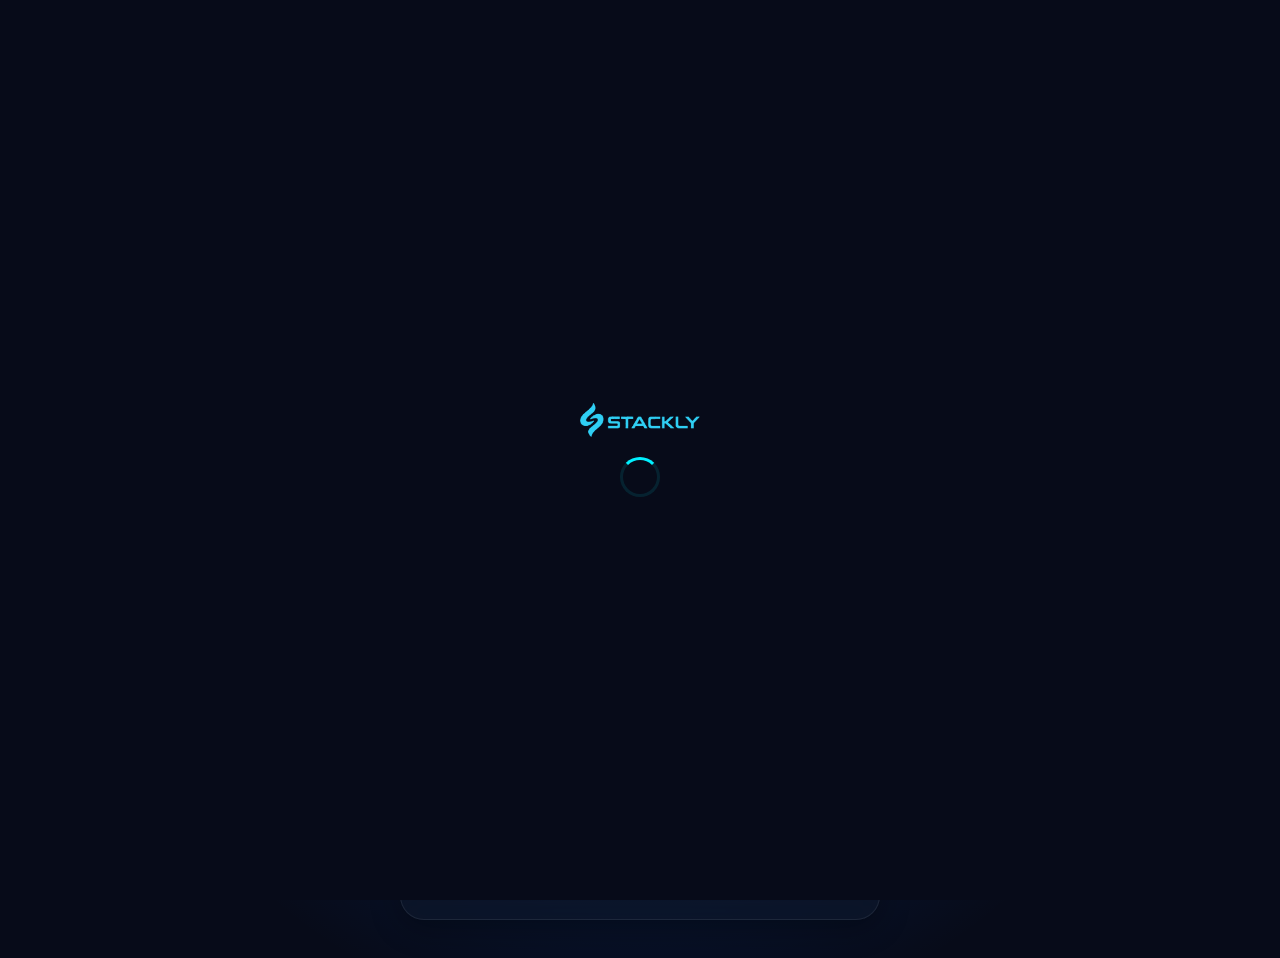
<file: login.html>
<!DOCTYPE html>
<html lang="en">
<head>
  <meta charset="UTF-8">
  <meta name="viewport" content="width=device-width, initial-scale=1.0">
  <title>Portal Access | stackly Corporate Bank</title>
  <meta name="description" content="Access your Admin or Client dashboard to manage corporate accounts, transactions, and trade financing.">
  <link rel="stylesheet" href="style.css">
  <style>
    .alert-box {
      padding: 12px 16px;
      border-radius: var(--radius-sm);
      margin-bottom: 20px;
      font-size: 0.9rem;
      display: none;
      font-weight: 600;
    }
    .alert-error {
      background-color: rgba(239, 68, 68, 0.15);
      border: 1px solid var(--accent-red);
      color: #ff8b8b;
    }
    .alert-success {
      background-color: rgba(16, 185, 129, 0.15);
      border: 1px solid var(--accent);
      color: #a7f3d0;
    }
  </style>
</head>
<body style="background-color: var(--bg-primary);">

  <!-- Preloader Screen -->
  <div id="preloader" class="preloader">
    <div class="preloader-content">
      <img src="assets/logo.webp" alt="Apex Bank Logo" class="preloader-logo">
      <div class="preloader-spinner"></div>
    </div>
  </div>

  <div class="auth-wrapper">
    <div class="auth-container">
      
      <div class="auth-logo">
        <a href="index.html" class="logo" style="display:inline-flex;">
          <img src="assets/logo.webp" alt="Apex Bank Logo" class="logo-img">
        </a>
      </div>

      <div class="card auth-card glass">
        <h2 class="auth-title">System Portal Access</h2>
        <p class="auth-subtitle">Select profile role to access secure ledger areas.</p>

        <!-- Message Alerts container -->
        <div id="alert-container" class="alert-box"></div>

        <form id="login-form">
          <!-- Role selector toggle -->
          <div class="role-selector">
            <label class="role-option">
              <input type="radio" name="role" value="client" checked>
              <div class="role-box">CLIENT</div>
            </label>
            <label class="role-option">
              <input type="radio" name="role" value="admin">
              <div class="role-box">ADMIN</div>
            </label>
          </div>

          <div class="form-group">
            <label for="login-email">Authorized Email ID</label>
            <input type="email" id="login-email" class="form-control" placeholder="business@company.com" required>
          </div>

          <div class="form-group">
            <label for="login-password">Portal Key Password</label>
            <input type="password" id="login-password" class="form-control" placeholder="••••••••" required>
            <div style="text-align: right; margin-top: 8px;">
              <a href="404.html" style="font-size: 0.85rem; color: var(--primary); text-decoration: none;">Forgot Password?</a>
            </div>
          </div>

          <button type="submit" class="btn btn-primary" style="width:100%; margin-top:16px;">Authenticate Portal</button>
        </form>

        <div style="text-align:center; font-size:0.85rem; color:var(--text-muted); margin-top:20px; border-top:1px solid var(--glass-border); padding-top:16px;">
          <strong>Demo credentials for testing:</strong><br>
          Admin: <code>admin@apex.com</code> / <code>adminpassword</code><br>
          Client: <code>client@company.com</code> / <code>clientpassword</code>
        </div>

        <div class="auth-footer" style="margin-top:24px; display:flex; flex-direction:column; gap:16px;">
          <div>New corporate entity? <a href="signup.html">Register Profile</a></div>
          <a href="index.html" class="btn btn-secondary" style="width:100%; padding:10px 0; border-radius: var(--radius-sm); font-size: 0.9rem;">← Back to Home</a>
        </div>
      </div>
      
    </div>
  </div>

  <script src="auth.js"></script>
  <!-- Preloader Script -->
  <script>
    window.addEventListener('load', () => {
      setTimeout(() => {
        const preloader = document.getElementById('preloader');
        if (preloader) {
          preloader.classList.add('fade-out');
        }
      }, 1500);
    });
  </script>
</body>
</html>
</file>
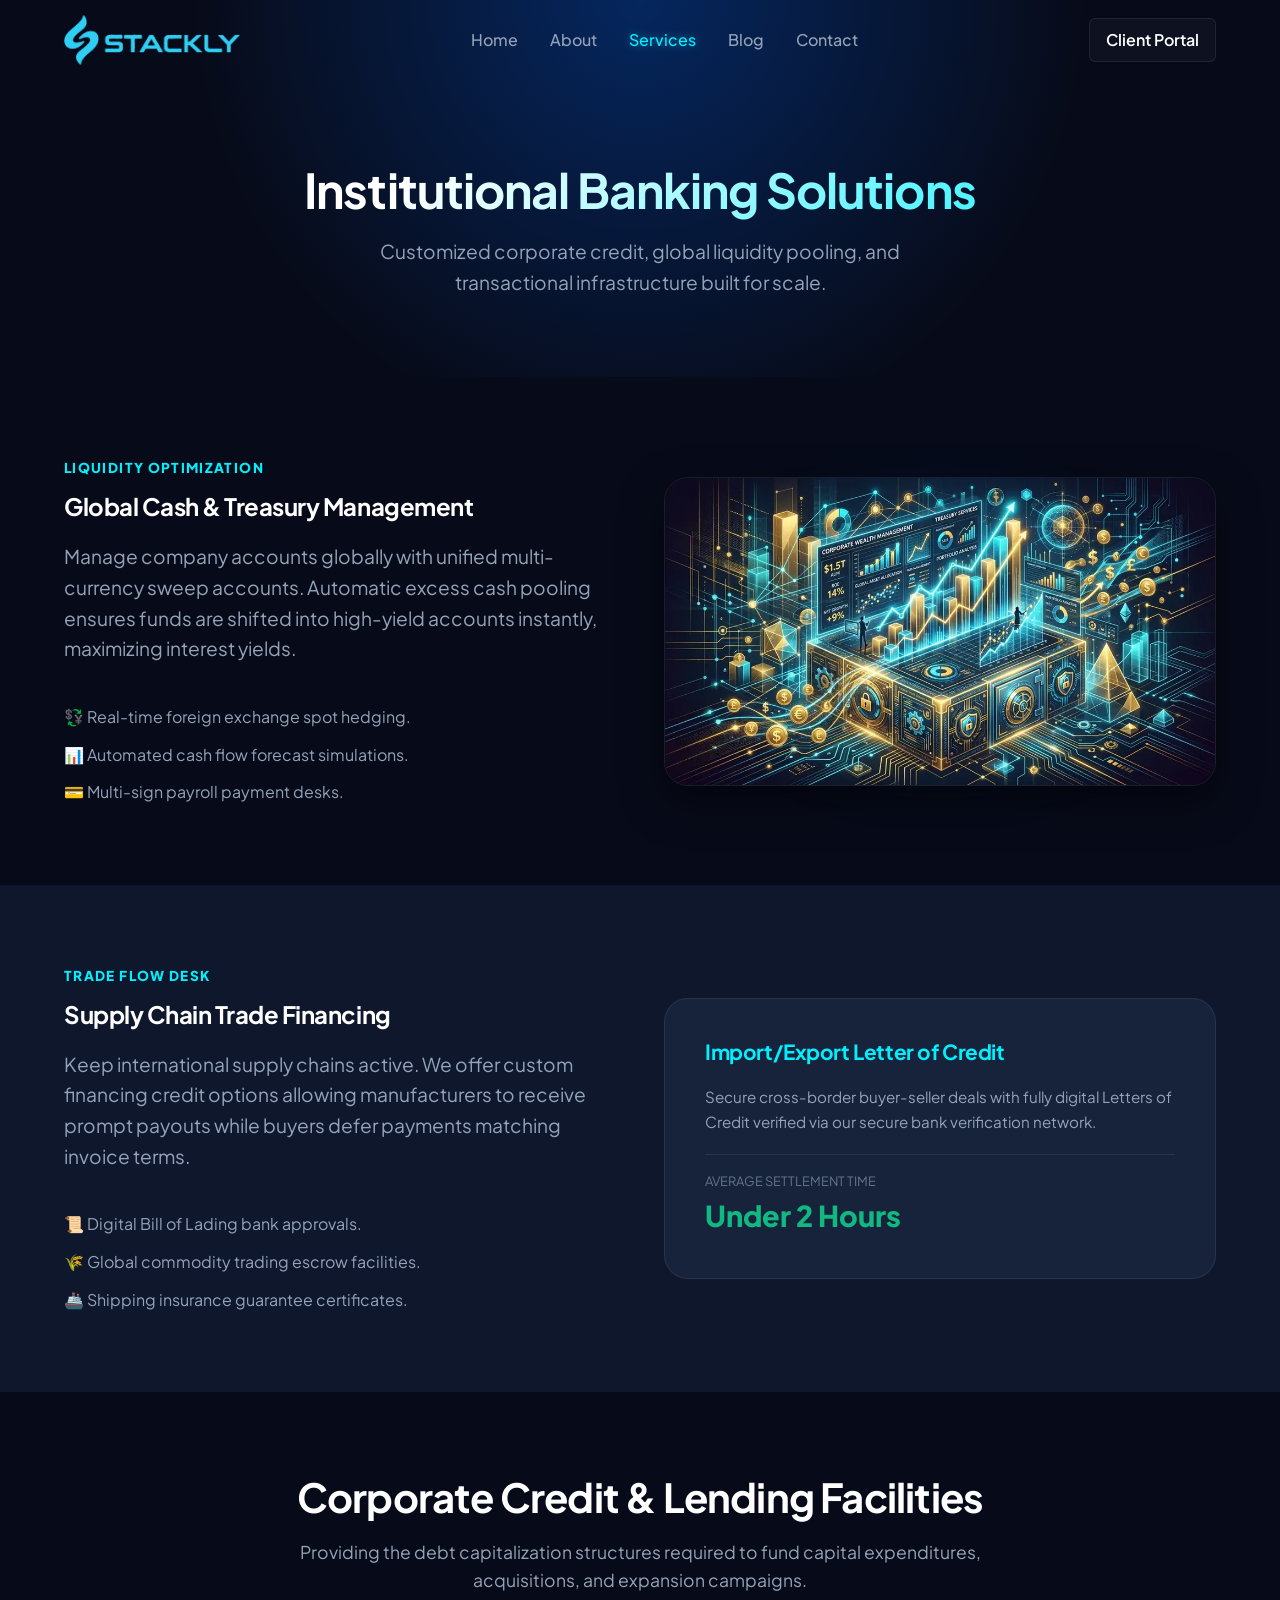
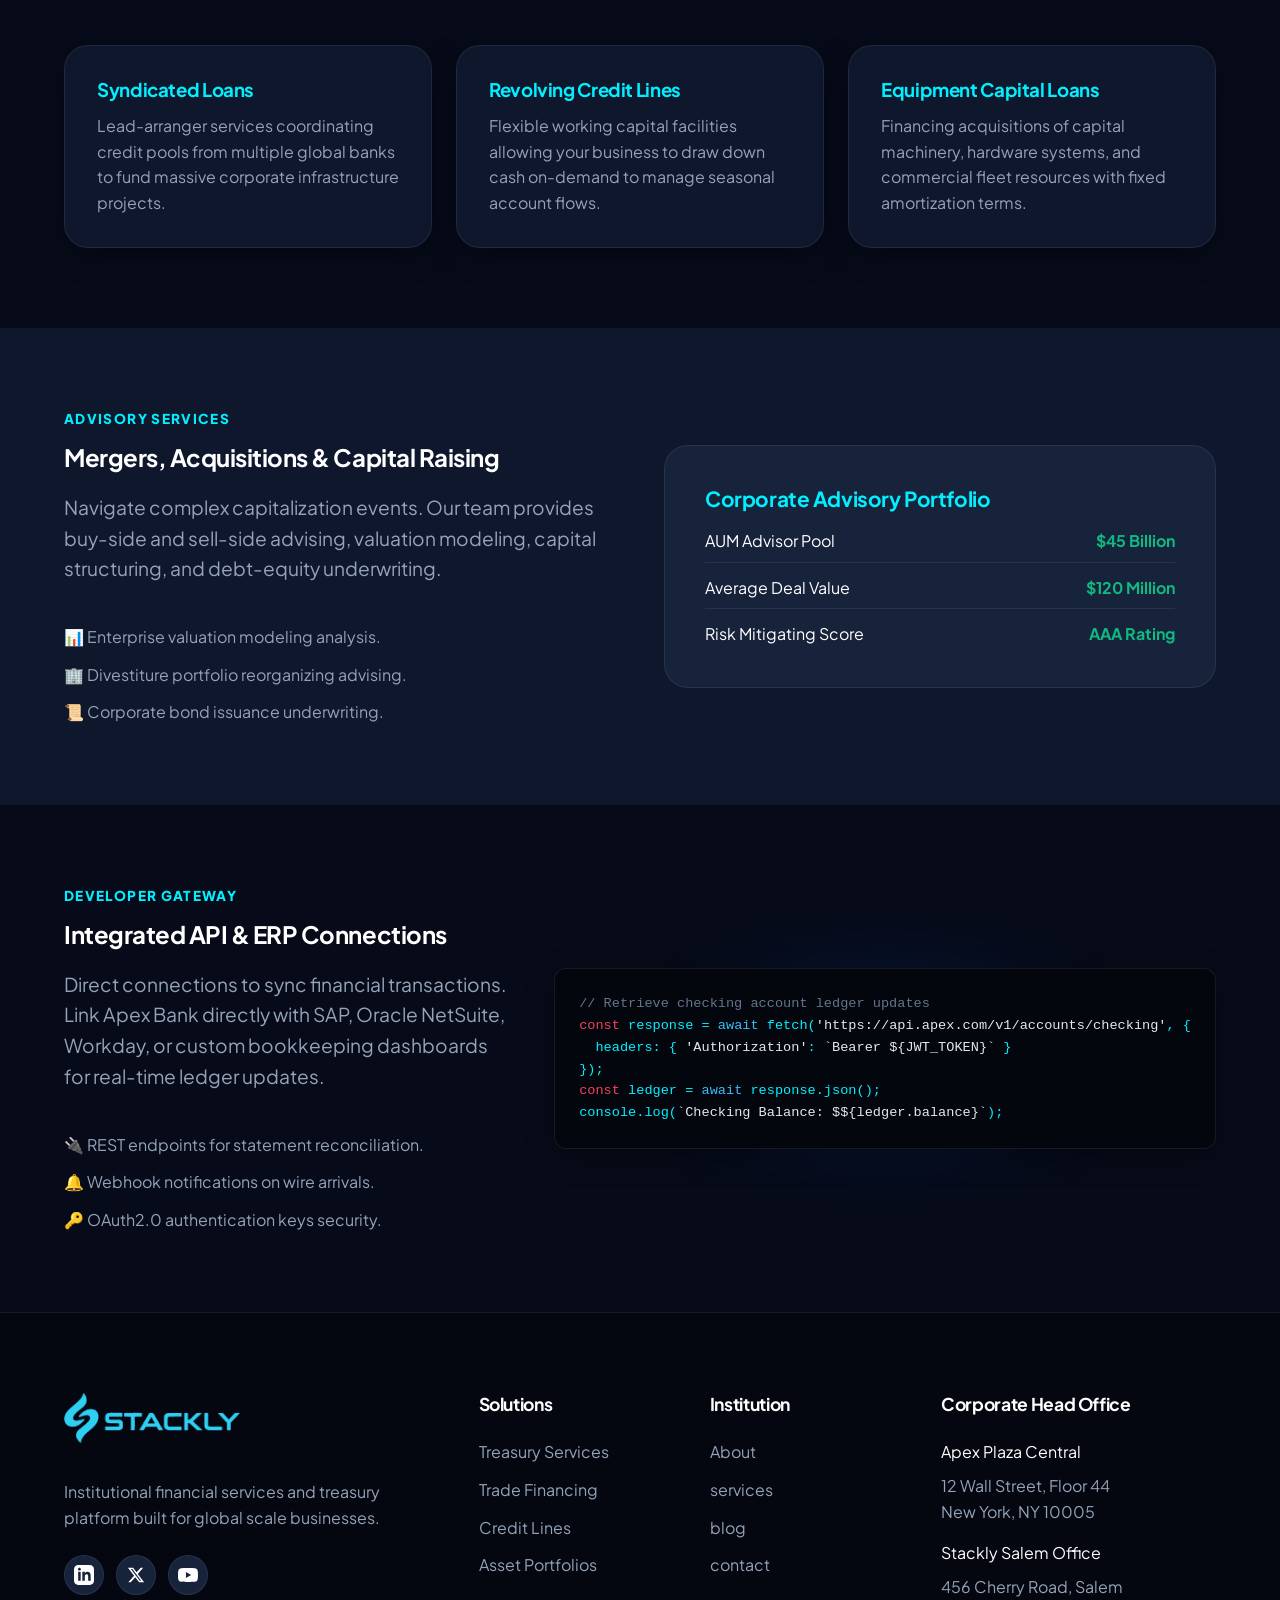
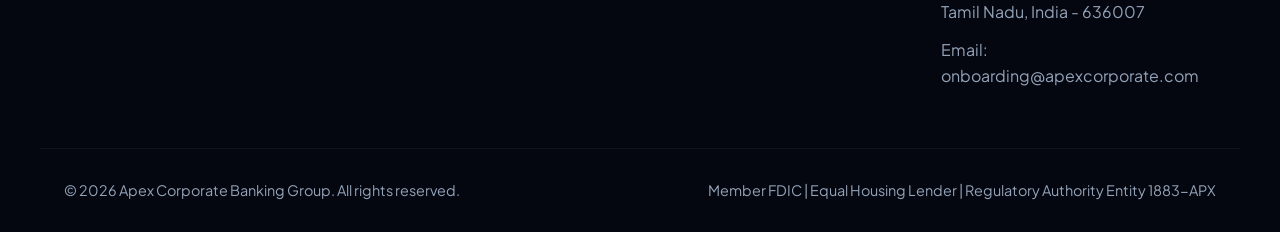
<file: services.html>
<!DOCTYPE html>
<html lang="en">
<head>
  <meta charset="UTF-8">
  <meta name="viewport" content="width=device-width, initial-scale=1.0">
  <title>Corporate Services | stackly Corporate Bank</title>
  <meta name="description" content="Explore Apex Bank's institutional products including Treasury management, Trade Finance, Credit syndications, and developer APIs.">
  <link rel="stylesheet" href="style.css">
</head>
<body>

  <!-- Preloader Screen -->
  <div id="preloader" class="preloader">
    <div class="preloader-content">
      <img src="assets/logo.webp" alt="Apex Bank Logo" class="preloader-logo">
      <div class="preloader-spinner"></div>
    </div>
  </div>

  <!-- SECTION 1: Sticky Navigation -->
  <header class="header">
    <div class="container nav-wrapper">
      <a href="index.html" class="logo">
        <img src="assets/logo.webp" alt="Apex Bank Logo" class="logo-img">
      </a>
      
      <nav class="nav-links">
        <a href="index.html">Home</a>
        <a href="about.html">About</a>
        <a href="services.html" class="active">Services</a>
        <a href="blog.html">Blog</a>
        <a href="contact.html">Contact</a>
        <a href="login.html" class="mobile-client-portal">Client Portal</a>
      </nav>

      <div class="nav-actions">
        <a href="login.html" class="btn btn-secondary" style="padding: 8px 16px; border-radius: var(--radius-sm);">Client Portal</a>
        <div class="menu-toggle" id="mobile-toggle">
          <span></span>
          <span></span>
          <span></span>
        </div>
      </div>
    </div>
  </header>

  <!-- SECTION 2: Subpage Hero -->
  <section class="subpage-hero">
    <div class="container">
      <h1 class="gradient-text">Institutional Banking Solutions</h1>
      <p>Customized corporate credit, global liquidity pooling, and transactional infrastructure built for scale.</p>
    </div>
  </section>

  <!-- SECTION 3: Treasury Management -->
  <section class="section" id="services-treasury">
    <div class="container hero-grid">
      <div class="hero-content">
        <div style="font-size:0.85rem; color:var(--primary); font-weight:800; text-transform:uppercase; margin-bottom:12px; letter-spacing:0.1em;">LIQUIDITY OPTIMIZATION</div>
        <h2>Global Cash & Treasury Management</h2>
        <p style="margin-top:20px; color:var(--text-secondary);">Manage company accounts globally with unified multi-currency sweep accounts. Automatic excess cash pooling ensures funds are shifted into high-yield accounts instantly, maximizing interest yields.</p>
        <ul style="list-style:none; display:flex; flex-direction:column; gap:12px; margin-top:24px; color:var(--text-secondary);">
          <li>💱 Real-time foreign exchange spot hedging.</li>
          <li>📊 Automated cash flow forecast simulations.</li>
          <li>💳 Multi-sign payroll payment desks.</li>
        </ul>
      </div>
      <div class="hero-image-wrapper">
        <img src="assets/images/services_finance.webp" alt="High-tech corporate finance dashboard and charts" width="600" height="337">
      </div>
    </div>
  </section>

  <!-- SECTION 4: Trade Finance -->
  <section class="section section-dark" id="services-trade">
    <div class="container hero-grid">
      <div class="hero-image-wrapper" style="order: 2;">
        <div class="hero-card-box" style="display:flex; flex-direction:column; gap:20px;">
          <h4 style="color:var(--primary); font-size:1.3rem;">Import/Export Letter of Credit</h4>
          <p style="color:var(--text-secondary); font-size:0.95rem;">Secure cross-border buyer-seller deals with fully digital Letters of Credit verified via our secure bank verification network.</p>
          <div style="border-top:1px solid var(--glass-border); padding-top:16px;">
            <div style="font-size:0.8rem; color:var(--text-muted);">AVERAGE SETTLEMENT TIME</div>
            <div style="font-size:1.8rem; font-weight:800; color:var(--accent);">Under 2 Hours</div>
          </div>
        </div>
      </div>
      <div class="hero-content" style="order: 1;">
        <div style="font-size:0.85rem; color:var(--primary); font-weight:800; text-transform:uppercase; margin-bottom:12px; letter-spacing:0.1em;">TRADE FLOW DESK</div>
        <h2>Supply Chain Trade Financing</h2>
        <p style="margin-top:20px; color:var(--text-secondary);">Keep international supply chains active. We offer custom financing credit options allowing manufacturers to receive prompt payouts while buyers defer payments matching invoice terms.</p>
        <ul style="list-style:none; display:flex; flex-direction:column; gap:12px; margin-top:24px; color:var(--text-secondary);">
          <li>📜 Digital Bill of Lading bank approvals.</li>
          <li>🌾 Global commodity trading escrow facilities.</li>
          <li>🚢 Shipping insurance guarantee certificates.</li>
        </ul>
      </div>
    </div>
  </section>

  <!-- SECTION 5: Corporate Lending -->
  <section class="section" id="services-lending">
    <div class="container">
      <div class="section-header">
        <h2>Corporate Credit & Lending Facilities</h2>
        <p>Providing the debt capitalization structures required to fund capital expenditures, acquisitions, and expansion campaigns.</p>
      </div>
      <div class="services-grid">
        <div class="card">
          <h3 style="margin-bottom:12px; color:var(--primary);">Syndicated Loans</h3>
          <p style="color:var(--text-secondary)">Lead-arranger services coordinating credit pools from multiple global banks to fund massive corporate infrastructure projects.</p>
        </div>
        <div class="card">
          <h3 style="margin-bottom:12px; color:var(--primary);">Revolving Credit Lines</h3>
          <p style="color:var(--text-secondary)">Flexible working capital facilities allowing your business to draw down cash on-demand to manage seasonal account flows.</p>
        </div>
        <div class="card">
          <h3 style="margin-bottom:12px; color:var(--primary);">Equipment Capital Loans</h3>
          <p style="color:var(--text-secondary)">Financing acquisitions of capital machinery, hardware systems, and commercial fleet resources with fixed amortization terms.</p>
        </div>
      </div>
    </div>
  </section>

  <!-- SECTION 6: Investment & Corporate Advisory -->
  <section class="section section-dark" id="services-advisory">
    <div class="container hero-grid">
      <div class="hero-content">
        <div style="font-size:0.85rem; color:var(--primary); font-weight:800; text-transform:uppercase; margin-bottom:12px; letter-spacing:0.1em;">ADVISORY SERVICES</div>
        <h2>Mergers, Acquisitions & Capital Raising</h2>
        <p style="margin-top:20px; color:var(--text-secondary);">Navigate complex capitalization events. Our team provides buy-side and sell-side advising, valuation modeling, capital structuring, and debt-equity underwriting.</p>
        <ul style="list-style:none; display:flex; flex-direction:column; gap:12px; margin-top:24px; color:var(--text-secondary);">
          <li>📊 Enterprise valuation modeling analysis.</li>
          <li>🏢 Divestiture portfolio reorganizing advising.</li>
          <li>📜 Corporate bond issuance underwriting.</li>
        </ul>
      </div>
      <div class="hero-image-wrapper">
        <div class="hero-card-box">
          <h4 style="color:var(--primary); font-size:1.3rem; margin-bottom:16px;">Corporate Advisory Portfolio</h4>
          <div style="display:flex; justify-content:space-between; margin-bottom:12px; border-bottom:1px solid var(--glass-border); padding-bottom:8px;">
            <span>AUM Advisor Pool</span>
            <strong style="color:var(--accent);">$45 Billion</strong>
          </div>
          <div style="display:flex; justify-content:space-between; margin-bottom:12px; border-bottom:1px solid var(--glass-border); padding-bottom:8px;">
            <span>Average Deal Value</span>
            <strong style="color:var(--accent);">$120 Million</strong>
          </div>
          <div style="display:flex; justify-content:space-between;">
            <span>Risk Mitigating Score</span>
            <strong style="color:var(--accent);">AAA Rating</strong>
          </div>
        </div>
      </div>
    </div>
  </section>

  <!-- SECTION 7: API / Digital Banking -->
  <section class="section" id="services-api">
    <div class="container hero-grid">
      <div class="hero-image-wrapper" style="order:2;">
        <div class="hero-code-box">
          <span style="color:var(--text-muted);">// Retrieve checking account ledger updates</span><br>
          <span style="color:#f43f5e;">const</span> response = <span style="color:#38bdf8;">await</span> fetch(<span style="color:#e2e8f0;">'https://api.apex.com/v1/accounts/checking'</span>, {<br>
          &nbsp;&nbsp;headers: { <span style="color:#e2e8f0;">'Authorization'</span>: <span style="color:#e2e8f0;">`Bearer ${JWT_TOKEN}`</span> }<br>
          });<br>
          <span style="color:#f43f5e;">const</span> ledger = <span style="color:#38bdf8;">await</span> response.json();<br>
          console.log(<span style="color:#e2e8f0;">`Checking Balance: $${ledger.balance}`</span>);
        </div>
      </div>
      <div class="hero-content" style="order:1;">
        <div style="font-size:0.85rem; color:var(--primary); font-weight:800; text-transform:uppercase; margin-bottom:12px; letter-spacing:0.1em;">DEVELOPER GATEWAY</div>
        <h2>Integrated API & ERP Connections</h2>
        <p style="margin-top:20px; color:var(--text-secondary);">Direct connections to sync financial transactions. Link Apex Bank directly with SAP, Oracle NetSuite, Workday, or custom bookkeeping dashboards for real-time ledger updates.</p>
        <ul style="list-style:none; display:flex; flex-direction:column; gap:12px; margin-top:24px; color:var(--text-secondary);">
          <li>🔌 REST endpoints for statement reconciliation.</li>
          <li>🔔 Webhook notifications on wire arrivals.</li>
          <li>🔑 OAuth2.0 authentication keys security.</li>
        </ul>
      </div>
    </div>
  </section>

  <!-- SECTION 8: Global Footer -->
  <footer class="footer">
    <div class="container footer-grid">
      <div class="footer-col">
        <a href="index.html" class="logo" style="margin-bottom: 20px; display: inline-flex;">
          <img src="assets/logo.webp" alt="Apex Bank Logo" class="logo-img">
        </a>
        <p class="footer-desc">Institutional financial services and treasury platform built for global scale businesses.</p>
        <div class="social-links">
          <a href="404.html" class="social-icon" aria-label="LinkedIn">
            <svg xmlns="http://www.w3.org/2000/svg" viewBox="0 0 24 24" fill="currentColor" width="20" height="20" style="display:block;">
              <path d="M19 0h-14c-2.761 0-5 2.239-5 5v14c0 2.761 2.239 5 5 5h14c2.762 0 5-2.239 5-5v-14c0-2.761-2.238-5-5-5zm-11 19h-3v-11h3v11zm-1.5-12.268c-.966 0-1.75-.779-1.75-1.75s.784-1.75 1.75-1.75 1.75.779 1.75 1.75-.784 1.75-1.75 1.75zm13.5 12.268h-3v-5.604c0-3.368-4-3.113-4 0v5.604h-3v-11h3v1.765c1.396-2.586 7-2.777 7 2.476v6.759z"/>
            </svg>
          </a>
          <a href="404.html" class="social-icon" aria-label="Twitter">
            <svg xmlns="http://www.w3.org/2000/svg" viewBox="0 0 24 24" fill="currentColor" width="18" height="18" style="display:block;">
              <path d="M18.244 2.25h3.308l-7.227 8.26 8.502 11.24H16.17l-5.214-6.817L4.99 21.75H1.68l7.73-8.835L1.254 2.25H8.08l4.713 6.231zm-1.161 17.52h1.833L7.084 4.126H5.117z"/>
            </svg>
          </a>
          <a href="404.html" class="social-icon" aria-label="YouTube">
            <svg xmlns="http://www.w3.org/2000/svg" viewBox="0 0 24 24" fill="currentColor" width="20" height="20" style="display:block;">
              <path d="M23.498 6.163a3.003 3.003 0 0 0-2.11-2.11C19.518 3.545 12 3.545 12 3.545s-7.518 0-9.388.507a3.003 3.003 0 0 0-2.11 2.11C0 8.033 0 12 0 12s0 3.967.502 5.837a3.003 3.003 0 0 0 2.11 2.11c1.87.507 9.388.507 9.388.507s7.518 0 9.388-.507a3.003 3.003 0 0 0 2.11-2.11C24 15.967 24 12 24 12s0-3.967-.502-5.837zM9.545 15.568V8.432L15.818 12l-6.273 3.568z"/>
            </svg>
          </a>
        </div>
      </div>
      <div class="footer-col">
        <h4>Solutions</h4>
        <ul>
          <li><a href="404.html">Treasury Services</a></li>
          <li><a href="404.html">Trade Financing</a></li>
          <li><a href="404.html">Credit Lines</a></li>
          <li><a href="404.html">Asset Portfolios</a></li>
        </ul>
      </div>
      <div class="footer-col">
        <h4>Institution</h4>
        <ul>
          <li><a href="about.html">About </a></li>
          <li><a href="services.html">services</a></li>
          <li><a href="blog.html">blog</a></li>
          <li><a href="contact.html">contact</a></li>
        </ul>
      </div>
      <div class="footer-col">
        <h4>Corporate Head Office</h4>
        <p style="color:var(--text-primary); margin-bottom: 8px;">Apex Plaza Central</p>
        <p>12 Wall Street, Floor 44<br>New York, NY 10005</p>
        <p style="color:var(--text-primary); margin-top: 16px; margin-bottom: 8px;">Stackly Salem Office</p>
        <p>456 Cherry Road, Salem<br>Tamil Nadu, India - 636007</p>
        <p style="margin-top: 12px;">Email: onboarding@apexcorporate.com</p>
      </div>
    </div>
    <div class="container footer-bottom">
      <p>&copy; 2026 Apex Corporate Banking Group. All rights reserved.</p>
      <p>Member FDIC | Equal Housing Lender | Regulatory Authority Entity 1883-APX</p>
    </div>
  </footer>

  <script src="main.js"></script>
  <!-- Preloader Script -->
  <script>
    window.addEventListener('load', () => {
      setTimeout(() => {
        const preloader = document.getElementById('preloader');
        if (preloader) {
          preloader.classList.add('fade-out');
        }
      }, 1500);
    });
  </script>
</body>
</html>
</file>
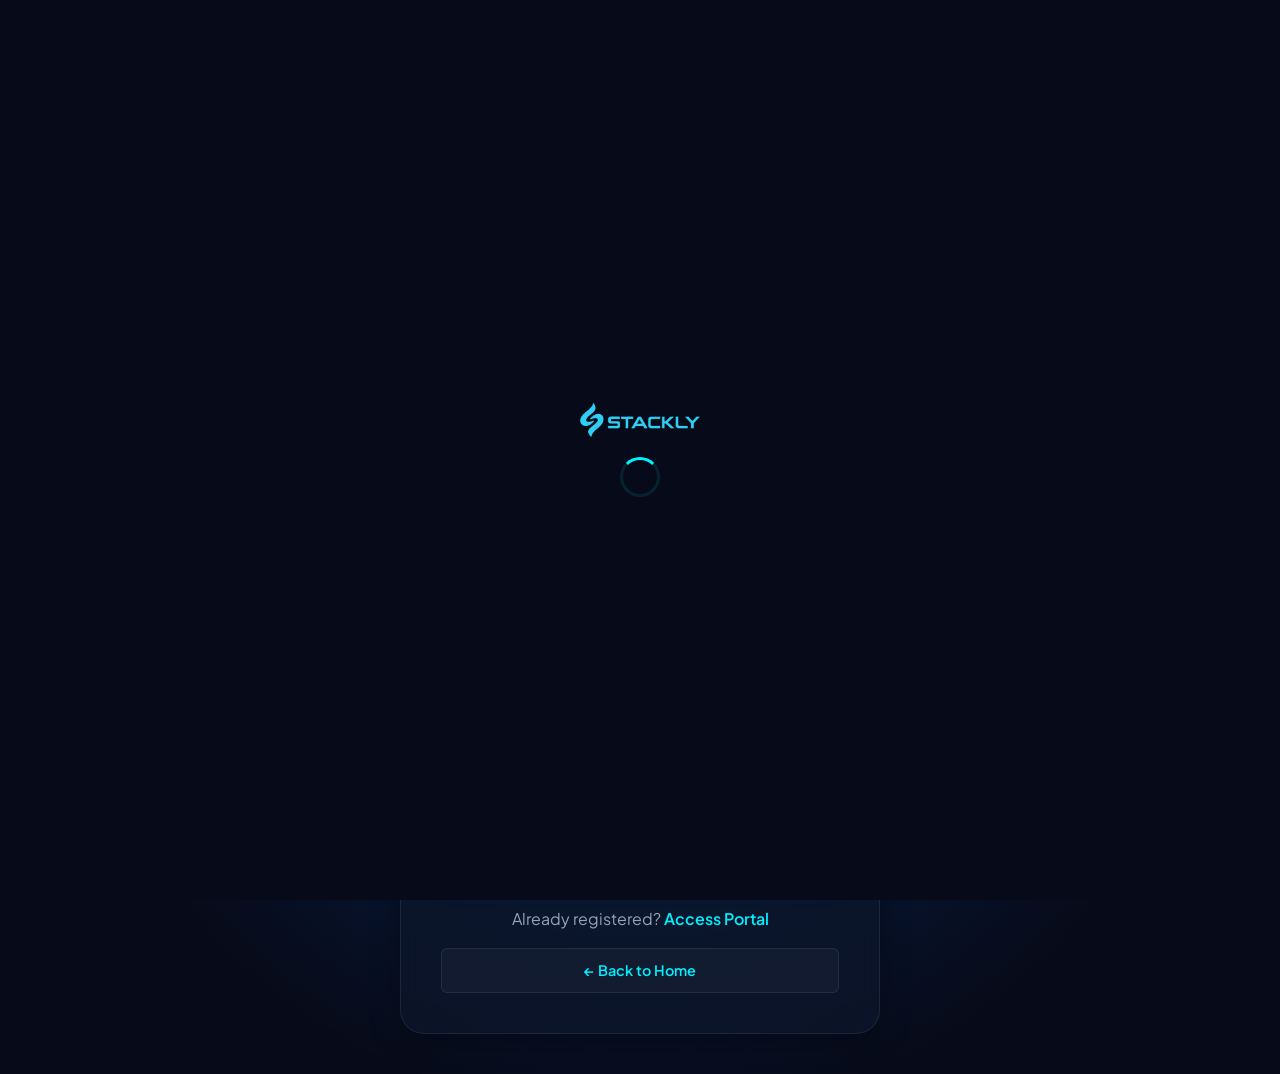
<file: signup.html>
<!DOCTYPE html>
<html lang="en">
<head>
  <meta charset="UTF-8">
  <meta name="viewport" content="width=device-width, initial-scale=1.0">
  <title>Client Sign Up | stackly Corporate Bank</title>
  <meta name="description" content="Register your corporate entity with Apex Bank to access our institutional portal interfaces.">
  <link rel="stylesheet" href="style.css">
  <style>
    .alert-box {
      padding: 12px 16px;
      border-radius: var(--radius-sm);
      margin-bottom: 20px;
      font-size: 0.9rem;
      display: none;
      font-weight: 600;
    }
    .alert-error {
      background-color: rgba(239, 68, 68, 0.15);
      border: 1px solid var(--accent-red);
      color: #ff8b8b;
    }
    .alert-success {
      background-color: rgba(16, 185, 129, 0.15);
      border: 1px solid var(--accent);
      color: #a7f3d0;
    }
  </style>
</head>
<body style="background-color: var(--bg-primary);">

  <!-- Preloader Screen -->
  <div id="preloader" class="preloader">
    <div class="preloader-content">
      <img src="assets/logo.webp" alt="Apex Bank Logo" class="preloader-logo">
      <div class="preloader-spinner"></div>
    </div>
  </div>

  <div class="auth-wrapper">
    <div class="auth-container">
      
      <div class="auth-logo">
        <a href="index.html" class="logo" style="display:inline-flex;">
          <img src="assets/logo.webp" alt="Apex Bank Logo" class="logo-img">
        </a>
      </div>

      <div class="card auth-card glass">
        <h2 class="auth-title">Create Corporate Profile</h2>
        <p class="auth-subtitle">Establish credentials to begin onboarding.</p>

        <!-- Message Alerts container -->
        <div id="alert-container" class="alert-box"></div>

        <form id="signup-form">
          <div class="form-group">
            <label for="signup-name">Authorized Representative</label>
            <input type="text" id="signup-name" class="form-control" placeholder="E.g., Jonathan Mercer" required>
          </div>
          
          <div class="form-group">
            <label for="signup-company">Corporate Entity Name</label>
            <input type="text" id="signup-company" class="form-control" placeholder="E.g., Nexus Holdings LTD" required>
          </div>

          <div class="form-group">
            <label for="signup-email">Business Email Address</label>
            <input type="email" id="signup-email" class="form-control" placeholder="mercer@nexus.com" required>
          </div>

          <div class="form-group">
            <label for="signup-password">Secure Password</label>
            <input type="password" id="signup-password" class="form-control" placeholder="••••••••" required>
            <small style="color:var(--text-muted); font-size:0.75rem; display:block; margin-top:4px;">Min 6 characters.</small>
          </div>

          <div class="form-group">
            <label for="signup-confirm">Confirm Password</label>
            <input type="password" id="signup-confirm" class="form-control" placeholder="••••••••" required>
          </div>

          <button type="submit" class="btn btn-primary" style="width:100%; margin-top:16px;">Register Profile</button>
        </form>

        <div class="auth-footer" style="display:flex; flex-direction:column; gap:16px;">
          <div>Already registered? <a href="login.html">Access Portal</a></div>
          <a href="index.html" class="btn btn-secondary" style="width:100%; padding:10px 0; border-radius: var(--radius-sm); font-size: 0.9rem;">← Back to Home</a>
        </div>
      </div>
      
    </div>
  </div>

  <script src="auth.js"></script>
  <!-- Preloader Script -->
  <script>
    window.addEventListener('load', () => {
      setTimeout(() => {
        const preloader = document.getElementById('preloader');
        if (preloader) {
          preloader.classList.add('fade-out');
        }
      }, 1500);
    });
  </script>
</body>
</html>
</file>
<file: style.css>
@import url('https://fonts.googleapis.com/css2?family=Plus+Jakarta+Sans:wght@300;400;500;600;700;800&display=swap');

/* --- CSS Variables & Design Tokens --- */
:root {
  --bg-primary: #070b19;
  --bg-secondary: #0e172c;
  --bg-tertiary: #17223b;
  --primary: #00f0ff;
  --primary-glow: rgba(0, 240, 255, 0.45);
  --secondary: #0066ff;
  --secondary-glow: rgba(0, 102, 255, 0.3);
  --accent: #10b981; /* Emerald Green */
  --accent-red: #ef4444;
  --text-primary: #ffffff;
  --text-secondary: #94a3b8;
  --text-muted: #64748b;
  --glass-bg: rgba(14, 23, 44, 0.7);
  --glass-border: rgba(255, 255, 255, 0.08);
  --font-main: 'Plus Jakarta Sans', -apple-system, BlinkMacSystemFont, "Segoe UI", Roboto, sans-serif;
  --transition: all 0.3s cubic-bezier(0.4, 0, 0.2, 1);
  --shadow-sm: 0 2px 8px rgba(0,0,0,0.2);
  --shadow-md: 0 8px 30px rgba(0,0,0,0.3);
  --shadow-lg: 0 16px 40px rgba(0,0,0,0.5);
  --radius-sm: 6px;
  --radius-md: 12px;
  --radius-lg: 24px;
}

/* --- Base Styles & Reset --- */
* {
  margin: 0;
  padding: 0;
  box-sizing: border-box;
}

html {
  scroll-behavior: smooth;
  font-size: 16px;
  overflow-x: hidden;
  width: 100%;
}

body {
  font-family: var(--font-main);
  background-color: var(--bg-primary);
  color: var(--text-primary);
  line-height: 1.6;
  overflow-x: hidden;
  width: 100%;
}

a {
  color: inherit;
  text-decoration: none;
  transition: var(--transition);
}

button, input, select, textarea {
  font-family: inherit;
  font-size: inherit;
  border: none;
  outline: none;
  background: transparent;
}

img {
  max-width: 100%;
  height: auto;
  display: block;
}

/* --- Typography --- */
h1, h2, h3, h4, h5, h6 {
  font-weight: 700;
  line-height: 1.25;
  letter-spacing: -0.02em;
}

.gradient-text {
  background: linear-gradient(135deg, #ffffff 30%, var(--primary) 100%);
  -webkit-background-clip: text;
  -webkit-text-fill-color: transparent;
  background-clip: text;
}

.gradient-text-accent {
  background: linear-gradient(135deg, var(--primary) 0%, var(--secondary) 100%);
  -webkit-background-clip: text;
  -webkit-text-fill-color: transparent;
  background-clip: text;
}

/* --- Utility Classes --- */
.container {
  width: 100%;
  max-width: 1200px;
  margin: 0 auto;
  padding: 0 24px;
}

.section {
  padding: 80px 0;
  position: relative;
}

.section-dark {
  background-color: var(--bg-secondary);
}

.section-header {
  text-align: center;
  max-width: 700px;
  margin: 0 auto 50px auto;
}

.section-header h2 {
  font-size: 2.5rem;
  margin-bottom: 16px;
}

.section-header p {
  color: var(--text-secondary);
  font-size: 1.1rem;
}

.btn {
  display: inline-flex;
  align-items: center;
  justify-content: center;
  padding: 14px 28px;
  border-radius: var(--radius-md);
  font-weight: 600;
  cursor: pointer;
  transition: var(--transition);
  gap: 8px;
}

.btn-primary {
  background: linear-gradient(135deg, var(--primary) 0%, var(--secondary) 100%);
  color: #000000;
  font-weight: 700;
  box-shadow: 0 4px 20px var(--secondary-glow);
}

.btn-primary:hover {
  transform: translateY(-2px);
  box-shadow: 0 6px 25px var(--primary-glow);
  color: #000000;
}

.btn-secondary {
  border: 1px solid var(--glass-border);
  background-color: rgba(255,255,255,0.03);
  color: var(--text-primary);
}

.btn-secondary:hover {
  background-color: rgba(255,255,255,0.08);
  border-color: var(--primary);
  transform: translateY(-2px);
}

.card {
  background-color: var(--bg-secondary);
  border: 1px solid var(--glass-border);
  border-radius: var(--radius-lg);
  padding: 32px;
  box-shadow: var(--shadow-md);
  transition: var(--transition);
}

.card:hover {
  transform: translateY(-5px);
  border-color: rgba(0, 240, 255, 0.3);
  box-shadow: 0 12px 40px rgba(0, 240, 255, 0.05);
}

/* Glassmorphism block */
.glass {
  background: var(--glass-bg);
  backdrop-filter: blur(12px);
  -webkit-backdrop-filter: blur(12px);
  border: 1px solid var(--glass-border);
}

/* --- Header / Navigation --- */
.header {
  position: fixed;
  top: 0;
  left: 0;
  width: 100%;
  height: 80px;
  z-index: 1000;
  transition: var(--transition);
  display: flex;
  align-items: center;
}

.header.scrolled {
  background: rgba(7, 11, 25, 0.85);
  backdrop-filter: blur(12px);
  -webkit-backdrop-filter: blur(12px);
  border-bottom: 1px solid var(--glass-border);
}

.nav-wrapper {
  display: flex;
  justify-content: space-between;
  align-items: center;
}

.logo {
  display: flex;
  align-items: center;
  gap: 8px;
  font-size: 1.5rem;
  font-weight: 800;
  color: var(--text-primary);
}

.logo span {
  color: var(--primary);
}

.logo-img {
  height: 50px;
  width: auto;
  object-fit: contain;
  border-radius: 6px;
  transition: var(--transition);
}

.logo-icon {
  width: 32px;
  height: 32px;
  background: linear-gradient(135deg, var(--primary) 0%, var(--secondary) 100%);
  border-radius: 8px;
  position: relative;
}

.logo-icon::after {
  content: '';
  position: absolute;
  top: 8px;
  left: 8px;
  width: 16px;
  height: 16px;
  background-color: var(--bg-primary);
  border-radius: 4px;
}

.nav-links {
  display: flex;
  align-items: center;
  gap: 32px;
  list-style: none;
}

.nav-links a {
  font-weight: 500;
  color: var(--text-secondary);
}

.nav-links a:hover,
.nav-links a.active {
  color: var(--primary);
  text-shadow: 0 0 10px var(--primary-glow);
}

.nav-actions {
  display: flex;
  align-items: center;
  gap: 16px;
}

/* Mobile Menu Toggle */
.menu-toggle {
  display: none;
  flex-direction: column;
  gap: 6px;
  cursor: pointer;
  z-index: 1010;
}

.menu-toggle span {
  display: block;
  width: 28px;
  height: 2px;
  background-color: var(--text-primary);
  transition: var(--transition);
}

/* --- Hero Section --- */
.hero {
  min-height: 100vh;
  display: flex;
  align-items: center;
  padding-top: 120px;
  overflow: hidden;
}

.hero-grid {
  display: grid;
  grid-template-columns: 1fr 1fr;
  align-items: center;
  gap: 48px;
}

.hero-content h1 {
  font-size: 3.5rem;
  margin-bottom: 24px;
}

.hero-content p {
  font-size: 1.2rem;
  color: var(--text-secondary);
  margin-bottom: 40px;
}

.hero-actions {
  display: flex;
  gap: 16px;
}

.hero-image-wrapper {
  position: relative;
}

.hero-image-wrapper img {
  border-radius: var(--radius-lg);
  border: 1px solid var(--glass-border);
  box-shadow: var(--shadow-lg);
}

.hero-image-wrapper::before {
  content: '';
  position: absolute;
  width: 80%;
  height: 80%;
  background: radial-gradient(circle, var(--secondary-glow) 0%, transparent 70%);
  top: 10%;
  left: 10%;
  z-index: -1;
  filter: blur(40px);
}

/* --- Feature Grid / Sections --- */
.services-grid {
  display: grid;
  grid-template-columns: repeat(auto-fit, minmax(280px, 1fr));
  gap: 24px;
}

.service-card-icon {
  width: 56px;
  height: 56px;
  border-radius: var(--radius-md);
  background-color: rgba(0, 240, 255, 0.1);
  border: 1px solid rgba(0, 240, 255, 0.2);
  display: flex;
  align-items: center;
  justify-content: center;
  color: var(--primary);
  margin-bottom: 24px;
  font-size: 1.5rem;
}

.service-card h3 {
  font-size: 1.25rem;
  margin-bottom: 12px;
}

.service-card p {
  color: var(--text-secondary);
}

/* Stats Section */
.stats-grid {
  display: grid;
  grid-template-columns: repeat(4, 1fr);
  gap: 24px;
  text-align: center;
}

.stat-number {
  font-size: 3rem;
  font-weight: 800;
  color: var(--primary);
  margin-bottom: 8px;
  text-shadow: 0 0 20px var(--primary-glow);
}

.stat-label {
  color: var(--text-secondary);
  font-weight: 500;
}

/* Calculator Widget */
.calc-card {
  max-width: 600px;
  margin: 0 auto;
}

.calc-group {
  margin-bottom: 24px;
}

.calc-group label {
  display: block;
  margin-bottom: 8px;
  font-weight: 600;
  color: var(--text-secondary);
}

.calc-slider {
  width: 100%;
  height: 6px;
  background-color: var(--bg-tertiary);
  border-radius: 3px;
  outline: none;
  -webkit-appearance: none;
  accent-color: var(--primary);
}

.calc-input-row {
  display: flex;
  justify-content: space-between;
  align-items: center;
  margin-top: 10px;
}

.calc-val-box {
  background-color: var(--bg-tertiary);
  padding: 8px 16px;
  border-radius: var(--radius-sm);
  font-weight: 700;
  color: var(--primary);
  border: 1px solid var(--glass-border);
}

.calc-results {
  display: grid;
  grid-template-columns: 1fr 1fr;
  gap: 16px;
  background-color: var(--bg-tertiary);
  padding: 24px;
  border-radius: var(--radius-md);
  margin-top: 32px;
  border: 1px solid var(--glass-border);
}

.calc-res-title {
  color: var(--text-secondary);
  font-size: 0.9rem;
  margin-bottom: 4px;
}

.calc-res-value {
  font-size: 1.5rem;
  font-weight: 800;
  color: var(--accent);
}

/* FAQ Accordion */
.faq-list {
  max-width: 800px;
  margin: 0 auto;
  display: flex;
  flex-direction: column;
  gap: 16px;
}

.faq-item {
  border-radius: var(--radius-md);
  overflow: hidden;
}

.faq-question {
  display: flex;
  justify-content: space-between;
  align-items: center;
  padding: 24px;
  font-weight: 600;
  cursor: pointer;
  user-select: none;
}

.faq-answer {
  max-height: 0;
  overflow: hidden;
  transition: var(--transition);
  background-color: rgba(255, 255, 255, 0.01);
  padding: 0 24px;
}

.faq-answer p {
  padding-bottom: 24px;
  color: var(--text-secondary);
}

.faq-item.active .faq-question {
  color: var(--primary);
}

.faq-item.active .faq-answer {
  max-height: 200px; /* height limits handled cleanly */
}

.faq-icon {
  transition: var(--transition);
}

.faq-item.active .faq-icon {
  transform: rotate(180deg);
}

/* --- Timeline Section --- */
.timeline {
  position: relative;
  max-width: 800px;
  margin: 0 auto;
  padding: 40px 0;
}

.timeline::before {
  content: '';
  position: absolute;
  width: 2px;
  height: 100%;
  background: var(--glass-border);
  left: 50%;
  top: 0;
  transform: translateX(-50%);
}

.timeline-item {
  margin-bottom: 40px;
  position: relative;
  width: 50%;
  padding-right: 40px;
}

.timeline-item:nth-child(even) {
  left: 50%;
  padding-right: 0;
  padding-left: 40px;
}

.timeline-dot {
  width: 16px;
  height: 16px;
  border-radius: 50%;
  background: var(--primary);
  box-shadow: 0 0 10px var(--primary-glow);
  position: absolute;
  right: -8px;
  top: 10px;
  z-index: 2;
}

.timeline-item:nth-child(even) .timeline-dot {
  left: -8px;
  right: auto;
}

.timeline-card {
  background: var(--bg-secondary);
  border: 1px solid var(--glass-border);
  border-radius: var(--radius-md);
  padding: 24px;
  box-shadow: var(--shadow-sm);
}

.timeline-year {
  color: var(--primary);
  font-weight: 800;
  font-size: 1.25rem;
  margin-bottom: 8px;
}

/* --- Team & Partners --- */
.team-grid {
  display: grid;
  grid-template-columns: repeat(auto-fit, minmax(250px, 1fr));
  gap: 32px;
}

.team-card {
  text-align: center;
}

.team-photo {
  width: 120px;
  height: 120px;
  border-radius: 50%;
  margin: 0 auto 20px auto;
  border: 2px solid var(--primary);
  box-shadow: 0 0 15px var(--primary-glow);
  background-color: var(--bg-tertiary);
  display: flex;
  align-items: center;
  justify-content: center;
  font-size: 2rem;
  font-weight: 700;
  object-fit: cover;
}

/* Partner Grid */
.partner-grid {
  display: grid;
  grid-template-columns: repeat(auto-fit, minmax(180px, 1fr));
  gap: 32px;
  align-items: center;
  justify-items: center;
}

.partner-logo {
  font-size: 1.5rem;
  font-weight: 800;
  color: var(--text-muted);
  opacity: 0.6;
  transition: var(--transition);
}

.partner-logo:hover {
  opacity: 1;
  color: var(--primary);
  text-shadow: 0 0 10px var(--primary-glow);
}

/* --- Subpages Specific --- */
.subpage-hero {
  padding: 160px 0 80px 0;
  text-align: center;
  background: radial-gradient(circle at top, var(--secondary-glow) 0%, transparent 60%);
}

.subpage-hero h1 {
  font-size: 3rem;
  margin-bottom: 16px;
}

.subpage-hero p {
  color: var(--text-secondary);
  font-size: 1.2rem;
  max-width: 600px;
  margin: 0 auto;
}

/* Blog layouts */
.blog-filters {
  display: flex;
  justify-content: center;
  gap: 16px;
  margin-bottom: 40px;
  flex-wrap: wrap;
}

.filter-btn {
  padding: 10px 20px;
  border-radius: 30px;
  border: 1px solid var(--glass-border);
  color: var(--text-secondary);
  cursor: pointer;
  transition: var(--transition);
}

.filter-btn.active, .filter-btn:hover {
  background-color: var(--primary);
  color: #000000;
  border-color: var(--primary);
  font-weight: 600;
}

.blog-grid {
  display: grid;
  grid-template-columns: repeat(auto-fit, minmax(320px, 1fr));
  gap: 32px;
}

.blog-card-image {
  height: 200px;
  background-size: cover;
  background-position: center;
  border-top-left-radius: var(--radius-lg);
  border-top-right-radius: var(--radius-lg);
  margin: -32px -32px 24px -32px;
  border-bottom: 1px solid var(--glass-border);
}

.blog-card-meta {
  display: flex;
  gap: 16px;
  color: var(--text-muted);
  font-size: 0.85rem;
  margin-bottom: 12px;
  flex-wrap: wrap;
}

.blog-card h3 {
  font-size: 1.4rem;
  margin-bottom: 12px;
  line-height: 1.3;
}

.blog-card p {
  color: var(--text-secondary);
  margin-bottom: 20px;
}

/* Form Styles */
.form-group {
  margin-bottom: 20px;
}

.form-group label {
  display: block;
  margin-bottom: 8px;
  font-weight: 600;
  color: var(--text-secondary);
}

.form-control {
  width: 100%;
  padding: 14px 20px;
  background-color: var(--bg-tertiary);
  border: 1px solid var(--glass-border);
  border-radius: var(--radius-md);
  color: var(--text-primary);
  transition: var(--transition);
}

.form-control:focus {
  border-color: var(--primary);
  box-shadow: 0 0 10px var(--primary-glow);
}

.form-row {
  display: grid;
  grid-template-columns: 1fr 1fr;
  gap: 20px;
}

/* Authentication Page Styles */
.auth-wrapper {
  min-height: 100vh;
  display: flex;
  align-items: center;
  justify-content: center;
  padding: 40px 20px;
  background: radial-gradient(circle at center, var(--secondary-glow) 0%, transparent 70%);
}

.auth-container {
  width: 100%;
  max-width: 480px;
}

.auth-logo {
  text-align: center;
  margin-bottom: 32px;
}

.auth-card {
  padding: 40px;
}

.auth-title {
  font-size: 1.8rem;
  text-align: center;
  margin-bottom: 8px;
}

.auth-subtitle {
  text-align: center;
  color: var(--text-secondary);
  margin-bottom: 32px;
}

.auth-footer {
  text-align: center;
  margin-top: 24px;
  color: var(--text-secondary);
}

.auth-footer a {
  color: var(--primary);
  font-weight: 600;
}

.role-selector {
  display: grid;
  grid-template-columns: 1fr 1fr;
  gap: 16px;
  margin-bottom: 24px;
}

.role-option {
  position: relative;
  cursor: pointer;
}

.role-option input {
  position: absolute;
  opacity: 0;
}

.role-box {
  border: 1px solid var(--glass-border);
  background-color: var(--bg-tertiary);
  padding: 16px;
  border-radius: var(--radius-md);
  text-align: center;
  font-weight: 600;
  transition: var(--transition);
  color: var(--text-secondary);
}

.role-option input:checked + .role-box {
  border-color: var(--primary);
  color: var(--primary);
  background-color: rgba(0, 240, 255, 0.05);
  box-shadow: 0 0 15px rgba(0, 240, 255, 0.15);
}

/* --- Footer --- */
.footer {
  background-color: #040710;
  border-top: 1px solid var(--glass-border);
  padding: 80px 0 30px 0;
  color: var(--text-secondary);
}

.footer-grid {
  display: grid;
  grid-template-columns: 2fr 1fr 1fr 1.5fr;
  gap: 48px;
  margin-bottom: 60px;
}

.footer-col h4 {
  color: var(--text-primary);
  font-size: 1.1rem;
  margin-bottom: 24px;
}

.footer-col ul {
  list-style: none;
  display: flex;
  flex-direction: column;
  gap: 12px;
}

.footer-col ul a:hover {
  color: var(--primary);
  padding-left: 4px;
}

.footer-desc {
  margin: 16px 0 24px 0;
  max-width: 320px;
}

.social-links {
  display: flex;
  gap: 12px;
}

.social-icon {
  width: 40px;
  height: 40px;
  border-radius: 50%;
  background-color: var(--bg-tertiary);
  border: 1px solid var(--glass-border);
  display: flex;
  align-items: center;
  justify-content: center;
  color: var(--text-primary);
}

.social-icon:hover {
  background-color: var(--primary);
  color: #000000;
  border-color: var(--primary);
}

.footer-bottom {
  border-top: 1px solid rgba(255,255,255,0.05);
  padding-top: 30px;
  display: flex;
  justify-content: space-between;
  align-items: center;
  font-size: 0.9rem;
}

/* --- Preloader --- */
.preloader {
  position: fixed;
  top: 0;
  left: 0;
  width: 100%;
  height: 100vh;
  background-color: var(--bg-primary);
  display: flex;
  justify-content: center;
  align-items: center;
  z-index: 9999;
  transition: opacity 0.5s ease, visibility 0.5s ease;
  opacity: 1;
  visibility: visible;
}

.preloader.fade-out {
  opacity: 0;
  visibility: hidden;
}

.preloader-content {
  display: flex;
  flex-direction: column;
  align-items: center;
  gap: 20px;
}

.preloader-logo {
  width: 120px;
  height: auto;
  animation: pulse-animation 1.5s infinite ease-in-out;
}

.preloader-spinner {
  width: 40px;
  height: 40px;
  border: 3px solid rgba(0, 240, 255, 0.1);
  border-radius: 50%;
  border-top-color: var(--primary);
  animation: spin-animation 1s linear infinite;
}

@keyframes spin-animation {
  to { transform: rotate(360deg); }
}

@keyframes pulse-animation {
  0%, 100% { transform: scale(1); opacity: 0.8; }
  50% { transform: scale(1.1); opacity: 1; }
}

/* Hide mobile client portal by default on desktop */
.mobile-client-portal {
  display: none;
}

/* --- Responsive Media Queries (Starting from 320px) --- */

/* 320px to 480px (Small Mobile) */
@media screen and (max-width: 480px) {
  html {
    font-size: 14px;
  }
  
  .container {
    padding: 0 16px;
  }
  
  .section {
    padding: 50px 0;
  }

  .section-header h2 {
    font-size: 1.8rem;
  }

  .hero {
    padding-top: 100px;
    min-height: auto;
  }

  .hero-grid {
    grid-template-columns: minmax(0, 1fr);
    gap: 32px;
  }

  .blog-grid {
    grid-template-columns: 1fr;
  }

  .hero-content h1 {
    font-size: 1.8rem;
    text-align: center;
  }

  .hero-content p {
    font-size: 1.05rem;
    text-align: center;
    margin-bottom: 24px;
  }

  .hero-actions {
    flex-direction: column;
    width: 100%;
  }

  .hero-actions .btn {
    width: 100%;
  }

  .stats-grid {
    grid-template-columns: 1fr;
    gap: 20px;
  }

  .stat-number {
    font-size: 2.5rem;
  }



  .calc-results {
    grid-template-columns: 1fr;
    gap: 16px;
    text-align: center;
  }

  .timeline::before {
    left: 20px;
  }

  .timeline-item {
    width: 100%;
    padding-left: 45px;
    padding-right: 0;
  }

  .timeline-item:nth-child(even) {
    left: 0;
    padding-left: 45px;
  }

  .timeline-dot {
    left: 12px;
    right: auto;
  }

  .footer-grid {
    grid-template-columns: 1fr;
    gap: 32px;
  }

  .footer-bottom {
    flex-direction: column;
    gap: 16px;
    text-align: center;
  }

  .auth-card {
    padding: 24px 16px;
  }
}

/* --- Tablets & Mobile View (max-width: 1024px) --- */
@media screen and (max-width: 1024px) {
  /* Navigation Mobile Responsive Menu */
  .nav-links {
    position: fixed;
    top: 0;
    right: -100%;
    width: 100%;
    height: 100vh;
    background-color: var(--bg-secondary);
    border-left: 1px solid var(--glass-border);
    flex-direction: column;
    justify-content: center;
    gap: 30px;
    transition: var(--transition);
    z-index: 1005;
  }

  .nav-links.active {
    right: 0;
  }

  .menu-toggle {
    display: flex;
  }

  /* Hamburger transform when menu is active */
  .menu-toggle.active span:nth-child(1) {
    transform: rotate(45deg) translate(6px, 6px);
  }
  .menu-toggle.active span:nth-child(2) {
    opacity: 0;
  }
  .menu-toggle.active span:nth-child(3) {
    transform: rotate(-45deg) translate(5px, -5px);
  }

  /* Logo image height is constant */

  .nav-actions {
    margin-right: 0;
  }

  .nav-actions .btn {
    display: none;
  }

  .mobile-client-portal {
    display: inline-block;
    padding: 12px 24px;
    border-radius: var(--radius-sm);
    background: linear-gradient(135deg, var(--primary) 0%, var(--secondary) 100%);
    color: #000000 !important;
    font-weight: 700;
    text-align: center;
    box-shadow: 0 4px 15px var(--secondary-glow);
    margin-top: 10px;
  }

  .hero-grid {
    grid-template-columns: minmax(0, 1fr);
  }

  .hero-image-wrapper {
    width: 100%;
    overflow: hidden;
    min-width: 0;
  }

  .hero-content {
    text-align: center;
  }

  .hero-actions {
    justify-content: center;
  }

  .stats-grid {
    grid-template-columns: repeat(2, 1fr);
  }

  .footer-grid {
    grid-template-columns: 1fr;
    gap: 40px;
    text-align: center;
  }

  .footer-col {
    display: flex;
    flex-direction: column;
    align-items: center;
  }

  .footer-col .logo {
    justify-content: center;
  }

  .social-links {
    justify-content: center;
  }
  
  .footer-bottom {
    flex-direction: column;
    gap: 16px;
    text-align: center;
  }

  .container {
    padding: 0 32px;
  }

  .hero-content h1 {
    font-size: 3rem;
  }

  .form-row {
    grid-template-columns: 1fr;
    gap: 0;
  }
}

/* --- Custom Toast Notification --- */
#custom-toast-container {
  position: fixed;
  bottom: 24px;
  right: 24px;
  display: flex;
  flex-direction: column;
  gap: 12px;
  z-index: 10000;
  max-width: 380px;
  width: calc(100% - 48px);
}

.custom-toast {
  background: rgba(14, 23, 44, 0.95);
  backdrop-filter: blur(8px);
  -webkit-backdrop-filter: blur(8px);
  border: 1px solid var(--primary);
  box-shadow: 0 4px 20px var(--primary-glow);
  color: var(--text-primary);
  padding: 16px 20px;
  border-radius: var(--radius-md);
  display: flex;
  align-items: center;
  gap: 12px;
  font-size: 0.95rem;
  font-weight: 500;
  opacity: 0;
  transform: translateY(20px);
  transition: all 0.3s cubic-bezier(0.4, 0, 0.2, 1);
}

.custom-toast.show {
  opacity: 1;
  transform: translateY(0);
}

.custom-toast.success {
  border-color: var(--accent);
  box-shadow: 0 4px 20px rgba(16, 185, 129, 0.25);
}

.custom-toast.error {
  border-color: var(--accent-red);
  box-shadow: 0 4px 20px rgba(239, 68, 68, 0.25);
}

.toast-icon {
  font-size: 1.2rem;
  flex-shrink: 0;
}

.toast-message {
  flex-grow: 1;
}

/* --- Responsive Services Elements --- */
.hero-card-box {
  background-color: var(--bg-tertiary);
  border: 1px solid var(--glass-border);
  border-radius: var(--radius-lg);
  padding: 40px;
}

.hero-code-box {
  background-color: #03060c;
  border: 1px solid var(--glass-border);
  border-radius: var(--radius-md);
  padding: 24px;
  font-family: 'Courier New', monospace;
  font-size: 0.85rem;
  color: var(--primary);
  box-shadow: var(--shadow-md);
  overflow-x: auto;
  white-space: nowrap;
}

@media screen and (max-width: 480px) {
  .hero-card-box {
    padding: 20px;
  }
  .hero-code-box {
    padding: 16px;
  }
}
</file>
<file: dashboard.css>
/* --- Dashboard Specific Styling --- */

:root {
  --sidebar-width: 260px;
  --header-height: 70px;
  --bg-dash-main: #060a16;
  --bg-dash-card: #0c1224;
  --bg-dash-hover: #141c33;
}

body.dashboard-body {
  background-color: var(--bg-dash-main);
  margin: 0;
  padding: 0;
  min-height: 100vh;
  display: flex;
  overflow-x: hidden;
  width: 100%;
}

/* --- Layout Structure --- */
.dash-wrapper {
  display: flex;
  width: 100%;
  min-height: 100vh;
  position: relative;
}

/* --- Sidebar --- */
.sidebar {
  width: var(--sidebar-width);
  background-color: var(--bg-secondary);
  border-right: 1px solid var(--glass-border);
  display: flex;
  flex-direction: column;
  position: fixed;
  top: 0;
  left: 0;
  bottom: 0;
  z-index: 100;
  transition: var(--transition);
  overflow-y: auto;
}

.sidebar-brand {
  padding: 24px;
  border-bottom: 1px solid var(--glass-border);
  display: flex;
  align-items: center;
  gap: 12px;
}

.sidebar-menu {
  list-style: none;
  padding: 24px 12px;
  display: flex;
  flex-direction: column;
  gap: 8px;
  flex-grow: 1;
}

.sidebar-link {
  display: flex;
  align-items: center;
  gap: 12px;
  padding: 12px 16px;
  border-radius: var(--radius-sm);
  color: var(--text-secondary);
  font-weight: 500;
  cursor: pointer;
  transition: var(--transition);
}

.sidebar-link:hover,
.sidebar-link.active {
  background-color: var(--bg-dash-hover);
  color: var(--primary);
}

.sidebar-link-icon {
  font-size: 1.2rem;
  width: 20px;
}

.sidebar-footer {
  padding: 24px 12px;
  border-top: 1px solid var(--glass-border);
}

/* --- Main Content Area --- */
.main-content {
  flex-grow: 1;
  margin-left: var(--sidebar-width);
  min-height: 100vh;
  display: flex;
  flex-direction: column;
  transition: var(--transition);
  min-width: 0;
  overflow: hidden;
}

/* --- Top Header Bar --- */
.dash-header {
  height: var(--header-height);
  background-color: rgba(12, 18, 36, 0.8);
  backdrop-filter: blur(10px);
  -webkit-backdrop-filter: blur(10px);
  border-bottom: 1px solid var(--glass-border);
  display: flex;
  align-items: center;
  justify-content: space-between;
  padding: 0 32px;
  position: sticky;
  top: 0;
  z-index: 99;
}

.dash-title-section h1 {
  font-size: 1.5rem;
}

.user-profile-section {
  display: flex;
  align-items: center;
  gap: 16px;
}

.user-badge {
  background-color: rgba(0, 240, 255, 0.1);
  border: 1px solid rgba(0, 240, 255, 0.2);
  color: var(--primary);
  padding: 4px 12px;
  border-radius: 20px;
  font-size: 0.8rem;
  font-weight: 600;
  text-transform: uppercase;
  letter-spacing: 0.05em;
}

.user-email {
  font-weight: 600;
  color: var(--text-primary);
}

/* --- Content Panels --- */
.dash-body {
  padding: 32px;
  flex-grow: 1;
}

.dash-section {
  display: none; /* sections are toggled by main.js */
}

.dash-section.active {
  display: block;
}

/* --- Metrics Grid --- */
.metrics-grid {
  display: grid;
  grid-template-columns: repeat(auto-fit, minmax(240px, 1fr));
  gap: 24px;
  margin-bottom: 32px;
}

.metric-card {
  background-color: var(--bg-dash-card);
  border: 1px solid var(--glass-border);
  border-radius: var(--radius-md);
  padding: 24px;
  box-shadow: var(--shadow-sm);
  display: flex;
  justify-content: space-between;
  align-items: flex-start;
}

.metric-info h3 {
  font-size: 0.9rem;
  color: var(--text-secondary);
  font-weight: 500;
  margin-bottom: 8px;
  text-transform: uppercase;
  letter-spacing: 0.05em;
}

.metric-value {
  font-size: 2rem;
  font-weight: 800;
  color: var(--text-primary);
}

.metric-trend {
  font-size: 0.85rem;
  margin-top: 8px;
  display: flex;
  align-items: center;
  gap: 4px;
}

.metric-trend.up {
  color: var(--accent);
}

.metric-trend.down {
  color: var(--accent-red);
}

.metric-icon {
  width: 48px;
  height: 48px;
  background-color: rgba(255,255,255,0.03);
  border-radius: var(--radius-sm);
  display: flex;
  align-items: center;
  justify-content: center;
  font-size: 1.5rem;
  color: var(--primary);
  flex-shrink: 0;
}

/* --- Tables & Lists --- */
.table-container {
  background-color: var(--bg-dash-card);
  border: 1px solid var(--glass-border);
  border-radius: var(--radius-md);
  overflow-x: auto;
  box-shadow: var(--shadow-sm);
  margin-bottom: 32px;
  width: 100%;
  max-width: 100%;
}

.table-header {
  padding: 20px 24px;
  border-bottom: 1px solid var(--glass-border);
  display: flex;
  justify-content: space-between;
  align-items: center;
}

.table-header h2 {
  font-size: 1.2rem;
}

.dash-table {
  width: 100%;
  border-collapse: collapse;
  text-align: left;
}

.dash-table th, .dash-table td {
  padding: 16px 24px;
  border-bottom: 1px solid var(--glass-border);
  white-space: nowrap;
}

.dash-table th {
  color: var(--text-secondary);
  font-weight: 600;
  font-size: 0.9rem;
}

.dash-table td {
  font-size: 0.95rem;
}

.dash-table tr:last-child td {
  border-bottom: none;
}

/* Badges for status */
.status-badge {
  padding: 4px 10px;
  border-radius: 12px;
  font-size: 0.8rem;
  font-weight: 600;
}

.status-badge.success {
  background-color: rgba(16, 185, 129, 0.1);
  color: var(--accent);
  border: 1px solid rgba(16, 185, 129, 0.2);
}

.status-badge.warning {
  background-color: rgba(245, 158, 11, 0.1);
  color: #f59e0b;
  border: 1px solid rgba(245, 158, 11, 0.2);
}

.status-badge.danger {
  background-color: rgba(239, 68, 68, 0.1);
  color: var(--accent-red);
  border: 1px solid rgba(239, 68, 68, 0.2);
}

/* Action Buttons */
.action-btn {
  padding: 6px 12px;
  border-radius: var(--radius-sm);
  cursor: pointer;
  font-size: 0.85rem;
  font-weight: 600;
  transition: var(--transition);
}

.action-btn-approve {
  background-color: var(--accent);
  color: #000000;
}

.action-btn-approve:hover {
  box-shadow: 0 0 10px rgba(16, 185, 129, 0.4);
}

.action-btn-reject {
  background-color: rgba(239, 68, 68, 0.2);
  border: 1px solid var(--accent-red);
  color: var(--text-primary);
}

.action-btn-reject:hover {
  background-color: var(--accent-red);
  color: #000000;
}

/* --- Dash Charts Block (CSS Graphics) --- */
.chart-card {
  background-color: var(--bg-dash-card);
  border: 1px solid var(--glass-border);
  border-radius: var(--radius-md);
  padding: 24px;
  margin-bottom: 32px;
}

.chart-card h2 {
  font-size: 1.2rem;
  margin-bottom: 24px;
}

.bar-chart {
  display: flex;
  align-items: flex-end;
  height: 200px;
  gap: 20px;
  padding: 10px 0;
  border-bottom: 1px solid var(--glass-border);
}

.chart-bar-wrapper {
  flex-grow: 1;
  display: flex;
  flex-direction: column;
  align-items: center;
  gap: 8px;
}

.chart-bar {
  width: 100%;
  max-width: 40px;
  background: linear-gradient(to top, var(--secondary) 0%, var(--primary) 100%);
  border-top-left-radius: 4px;
  border-top-right-radius: 4px;
  position: relative;
  transition: var(--transition);
}

.chart-bar:hover {
  box-shadow: 0 0 15px var(--primary-glow);
}

.chart-bar-label {
  font-size: 0.8rem;
  color: var(--text-secondary);
}

.chart-bar-val {
  position: absolute;
  top: -24px;
  left: 50%;
  transform: translateX(-50%);
  font-size: 0.8rem;
  font-weight: 700;
  color: var(--primary);
  opacity: 0;
  transition: var(--transition);
}

.chart-bar:hover .chart-bar-val {
  opacity: 1;
}

/* Mobile Sidebar Toggle Hamburger */
.dash-menu-toggle {
  display: none;
  flex-direction: column;
  gap: 6px;
  cursor: pointer;
  z-index: 150;
}

.dash-menu-toggle span {
  display: block;
  width: 24px;
  height: 2px;
  background-color: var(--text-primary);
  transition: var(--transition);
}

/* --- Responsive Layout for Dashboards --- */

@media screen and (max-width: 1024px) {
  .sidebar {
    left: -100%;
    width: 100%;
  }

  .sidebar.active {
    left: 0;
  }

  .main-content {
    margin-left: 0;
  }

  .dash-menu-toggle {
    display: flex;
  }

  /* hamburger toggle active */
  .dash-menu-toggle.active span:nth-child(1) {
    transform: rotate(45deg) translate(6px, 6px);
  }
  .dash-menu-toggle.active span:nth-child(2) {
    opacity: 0;
  }
  .dash-menu-toggle.active span:nth-child(3) {
    transform: rotate(-45deg) translate(5px, -5px);
  }

  .dash-header {
    padding: 0 20px;
  }
  
  .user-email {
    display: none; /* Hide email text on tablet/mobile header for space, badge is enough */
  }

  .dash-body {
    padding: 20px;
  }

  .bar-chart {
    gap: 8px;
  }

  .chart-bar-val {
    opacity: 1 !important;
    top: -24px;
  }

  .metric-card {
    flex-direction: column;
    gap: 12px;
    align-items: flex-start;
  }

  .metric-value {
    font-size: 1.6rem;
  }
}

@media screen and (max-width: 480px) {
  .metrics-grid {
    grid-template-columns: 1fr;
  }

  .table-header {
    flex-direction: column;
    align-items: flex-start;
    gap: 12px;
  }
  
  .chart-bar {
    max-width: 25px;
  }

  .dash-body {
    padding: 12px;
  }

  .metric-card {
    padding: 16px;
  }

  .card {
    padding: 16px !important;
  }

  .dash-header {
    padding: 0 12px;
    height: 60px;
  }

  .dash-title-section h1 {
    font-size: 1.1rem;
  }

  .user-profile-section {
    gap: 8px;
  }

  .user-badge {
    font-size: 0.7rem;
    padding: 2px 8px;
    max-width: 120px;
    overflow: hidden;
    text-overflow: ellipsis;
    white-space: nowrap;
  }
}

/* --- Custom Toast Notification --- */
#custom-toast-container {
  position: fixed;
  bottom: 24px;
  right: 24px;
  display: flex;
  flex-direction: column;
  gap: 12px;
  z-index: 10000;
  max-width: 380px;
  width: calc(100% - 48px);
}

.custom-toast {
  background: rgba(14, 23, 44, 0.95);
  backdrop-filter: blur(8px);
  -webkit-backdrop-filter: blur(8px);
  border: 1px solid var(--primary);
  box-shadow: 0 4px 20px var(--primary-glow);
  color: var(--text-primary);
  padding: 16px 20px;
  border-radius: var(--radius-md);
  display: flex;
  align-items: center;
  gap: 12px;
  font-size: 0.95rem;
  font-weight: 500;
  opacity: 0;
  transform: translateY(20px);
  transition: all 0.3s cubic-bezier(0.4, 0, 0.2, 1);
}

.custom-toast.show {
  opacity: 1;
  transform: translateY(0);
}

.custom-toast.success {
  border-color: var(--accent);
  box-shadow: 0 4px 20px rgba(16, 185, 129, 0.25);
}

.custom-toast.error {
  border-color: var(--accent-red);
  box-shadow: 0 4px 20px rgba(239, 68, 68, 0.25);
}

.toast-icon {
  font-size: 1.2rem;
  flex-shrink: 0;
}

.toast-message {
  flex-grow: 1;
}
</file>
